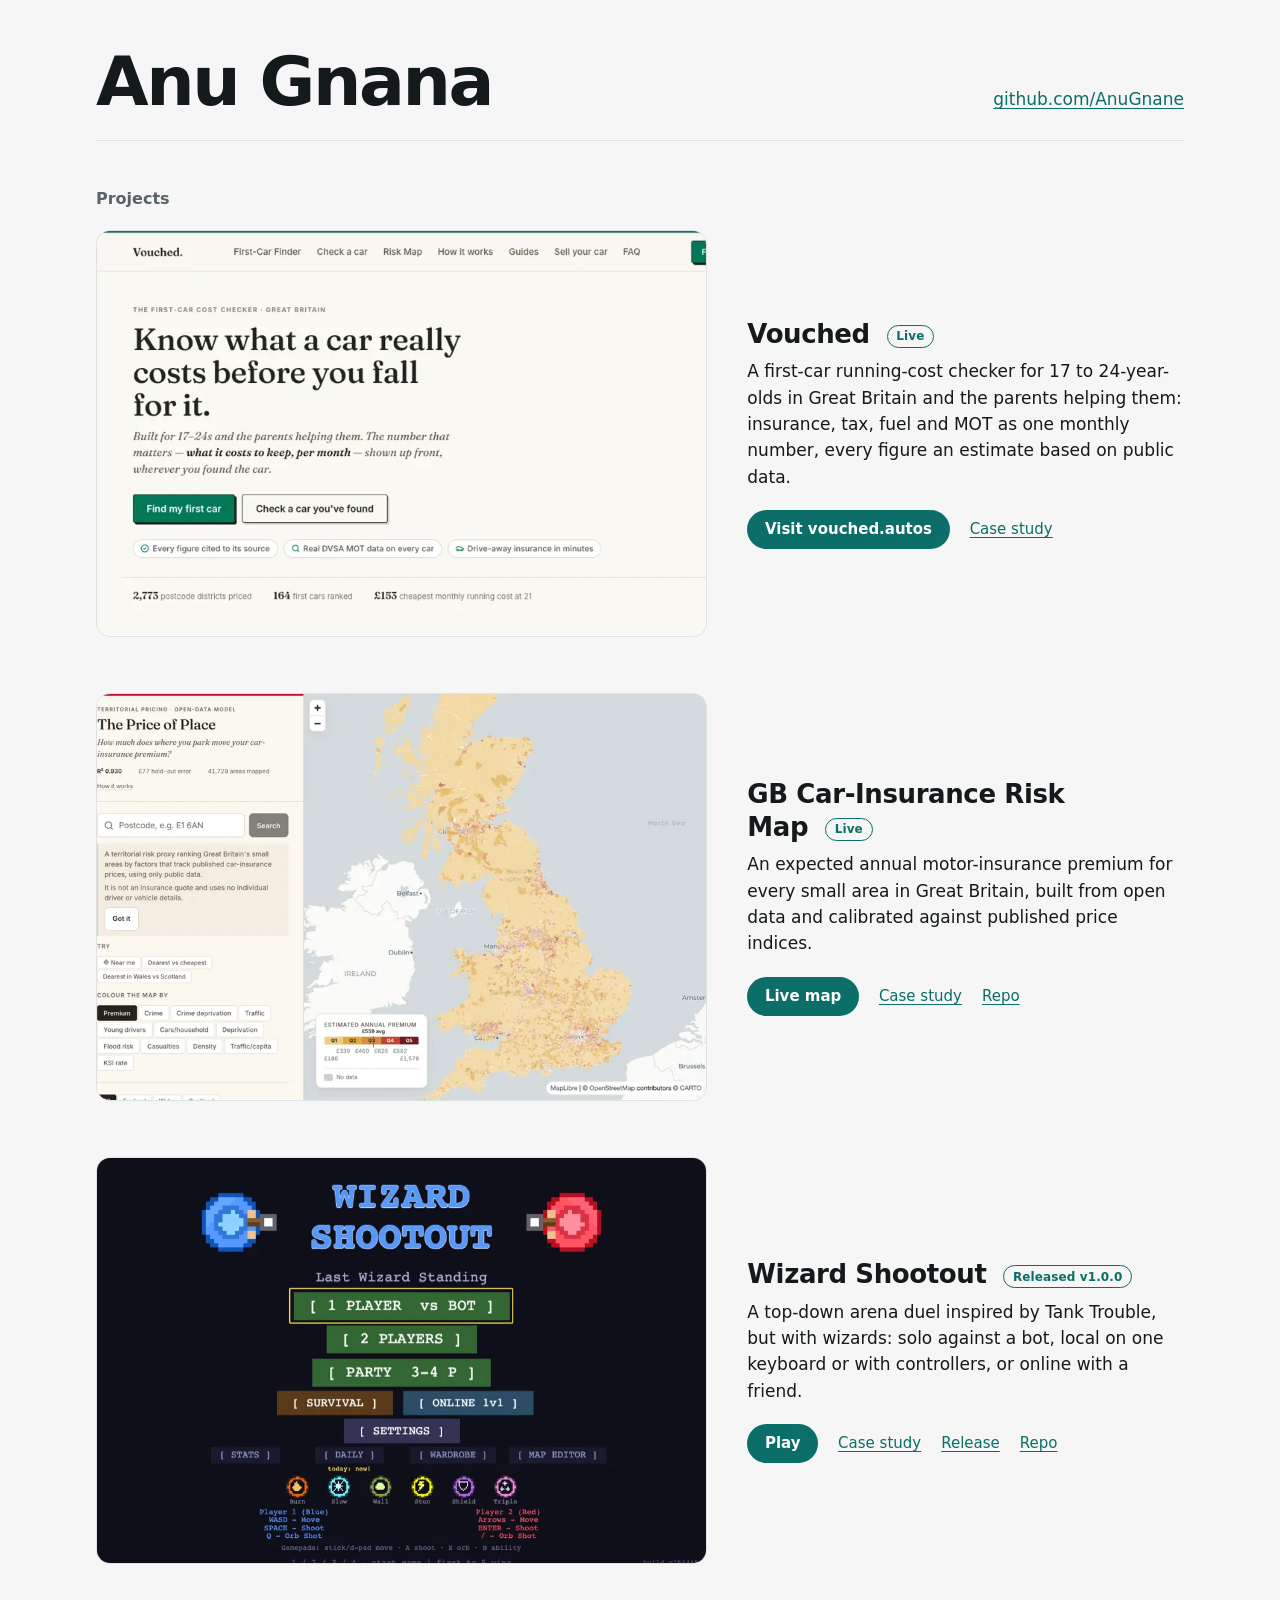
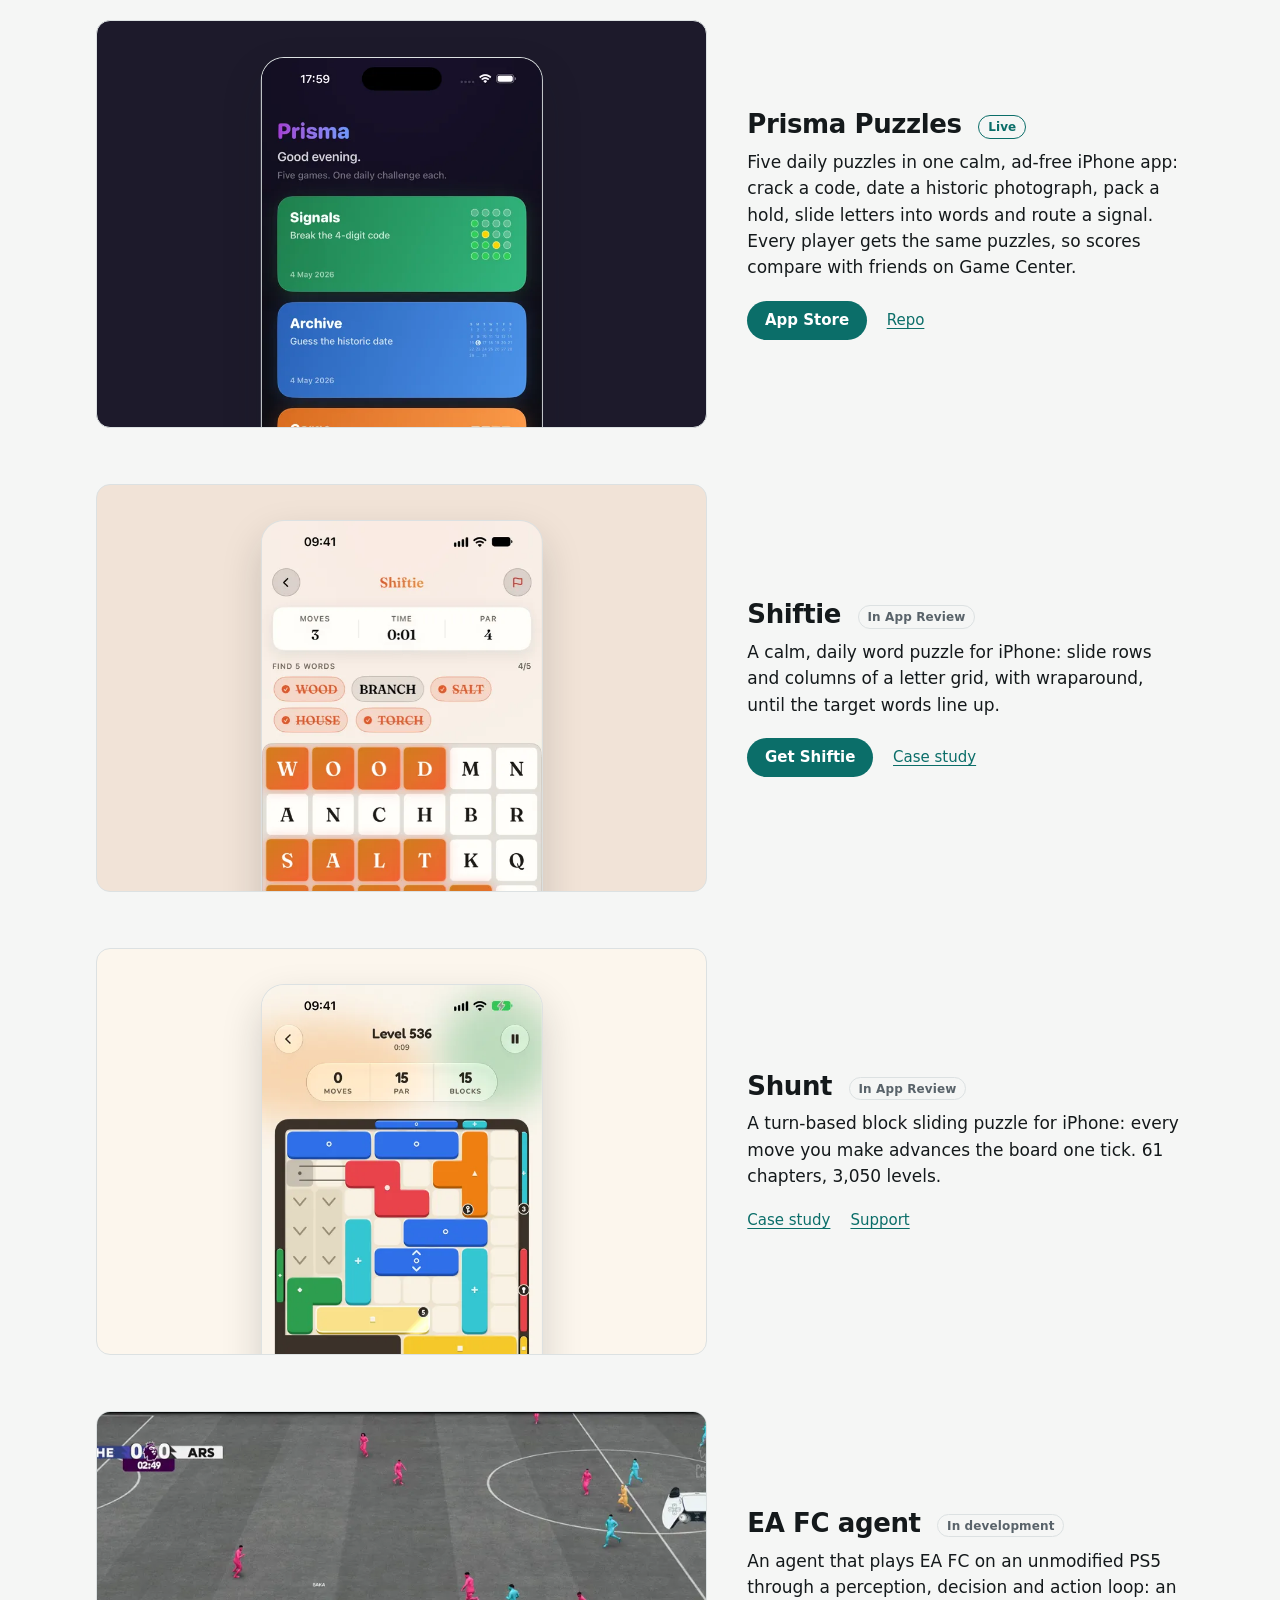
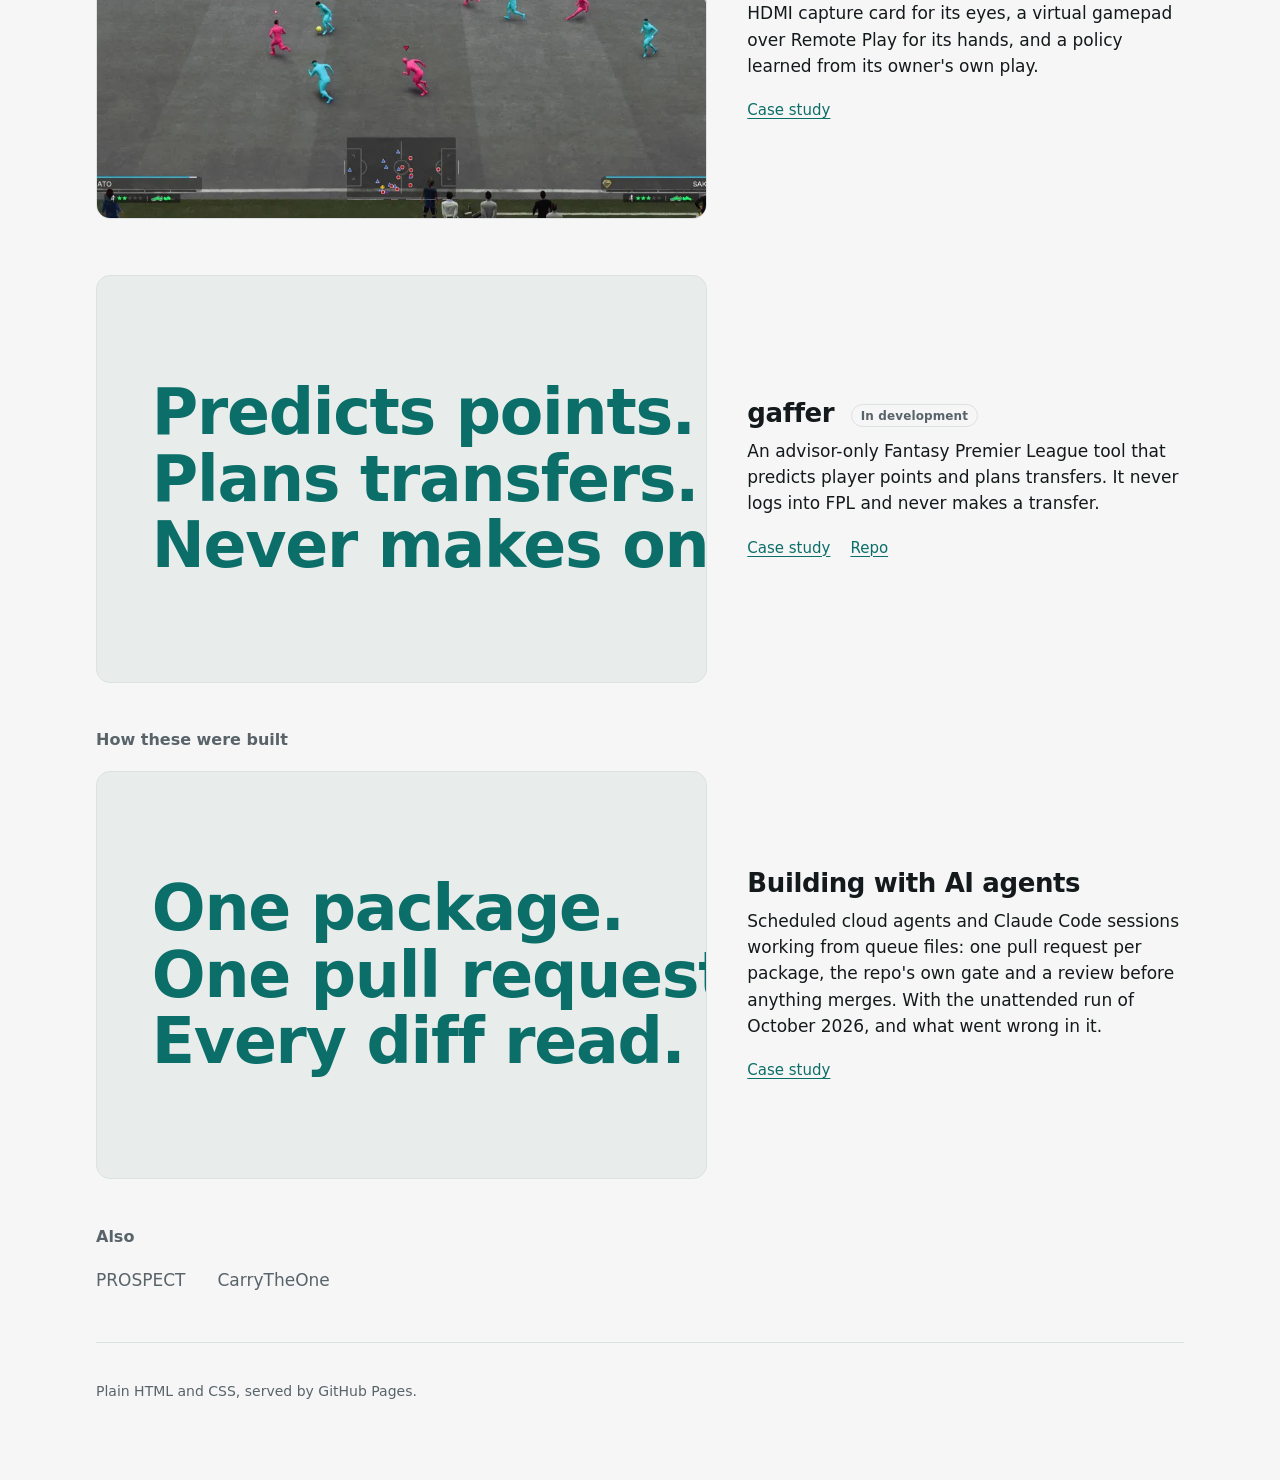
<file: index.html>
<!doctype html>
<html lang="en">
<head>
  <meta charset="utf-8">
  <meta name="viewport" content="width=device-width, initial-scale=1">
  <title>Anu Gnana</title>
  <meta name="description" content="Projects by Anu Gnana: a first-car running-cost checker, a car-insurance risk map of Great Britain, a wizard duel for the browser, three iPhone puzzle games, an agent that plays EA FC and a Fantasy Premier League advisor.">
  <meta property="og:type" content="website">
  <meta property="og:site_name" content="Anu Gnana">
  <meta property="og:title" content="Anu Gnana">
  <meta property="og:description" content="Projects by Anu Gnana: a first-car running-cost checker, a car-insurance risk map of Great Britain, a wizard duel for the browser, three iPhone puzzle games, an agent that plays EA FC and a Fantasy Premier League advisor.">
  <meta property="og:url" content="https://anugnane.github.io/">
  <meta property="og:image" content="https://anugnane.github.io/img/share.jpg">
  <meta property="og:image:width" content="1200">
  <meta property="og:image:height" content="630">
  <meta property="og:image:alt" content="Anu Gnana, beside screenshots of Shiftie and Shunt">
  <meta name="twitter:card" content="summary_large_image">
  <meta name="twitter:image" content="https://anugnane.github.io/img/share.jpg">
  <link rel="icon" href="favicon.svg" type="image/svg+xml">
  <link rel="stylesheet" href="styles.css">
</head>
<body>
  <main class="home">
    <header class="masthead">
      <h1>Anu Gnana</h1>
      <p class="handle"><a href="https://github.com/AnuGnane">github.com/AnuGnane</a></p>
    </header>

    <section class="intro">
      <!-- Anu: your words here -->
    </section>

    <h2>Projects</h2>
    <ul class="projects">
      <li class="project">
        <div class="media media-vouched">
          <img src="img/vouched.webp" width="960" height="544" loading="lazy" alt="Vouched's home page: the headline &quot;Know what a car really costs before you fall for it&quot;, buttons to find a first car or check one you've found, and a line of figures beneath">
        </div>
        <div class="body">
          <h3><span class="title-end">Vouched <span class="status status-live">Live</span></span></h3>
          <p>A first-car running-cost checker for 17 to 24-year-olds in Great Britain and the parents helping them: insurance, tax, fuel and MOT as one monthly number, every figure an estimate based on public data.</p>
          <p class="links"><a class="button" href="https://vouched.autos/">Visit vouched.autos</a><a href="projects/vouched.html">Case study</a></p>
        </div>
      </li>
      <li class="project">
        <div class="media media-map">
          <img src="img/risk-map.webp" width="960" height="608" loading="lazy" alt="The live map of Great Britain coloured by estimated annual premium, with the postcode search and the map's colour options beside it">
        </div>
        <div class="body">
          <h3>GB Car-Insurance Risk <span class="title-end">Map <span class="status status-live">Live</span></span></h3>
          <p>An expected annual motor-insurance premium for every small area in Great Britain, built from open data and calibrated against published price indices.</p>
          <p class="links"><a class="button" href="https://anugnane.github.io/london-insurance-risk/">Live map</a><a href="projects/london-insurance-risk.html">Case study</a><a href="https://github.com/AnuGnane/london-insurance-risk">Repo</a></p>
        </div>
      </li>
      <li class="project">
        <div class="media">
          <img src="img/wizard-shootout.webp" width="960" height="656" loading="lazy" alt="Wizard Shootout's title screen: two pixel-art wizards either side of the title, and the menu of modes beneath">
        </div>
        <div class="body">
          <h3>Wizard <span class="title-end">Shootout <span class="status status-live">Released v1.0.0</span></span></h3>
          <p>A top-down arena duel inspired by Tank Trouble, but with wizards: solo against a bot, local on one keyboard or with controllers, or online with a friend.</p>
          <p class="links"><a class="button" href="https://anugnane.github.io/wizard-shootout/">Play</a><a href="projects/wizard-shootout.html">Case study</a><a href="https://github.com/AnuGnane/wizard-shootout/releases/tag/v1.0.0">Release</a><a href="https://github.com/AnuGnane/wizard-shootout">Repo</a></p>
        </div>
      </li>
      <li class="project">
        <div class="media media-phone media-prisma">
          <img src="img/prisma-home.webp" width="480" height="1043" loading="lazy" alt="Prisma Puzzles' home screen: a card for each daily game, Signals, Archive, Cargo and Shift, with Circuit beneath, on a dark background">
        </div>
        <div class="body">
          <h3>Prisma <span class="title-end">Puzzles <span class="status status-live">Live</span></span></h3>
          <p>Five daily puzzles in one calm, ad-free iPhone app: crack a code, date a historic photograph, pack a hold, slide letters into words and route a signal. Every player gets the same puzzles, so scores compare with friends on Game Center.</p>
          <p class="links"><a class="button" href="https://apps.apple.com/gb/app/prisma-puzzles/id6762262232">App Store</a><a href="https://github.com/AnuGnane/Prisma">Repo</a></p>
        </div>
      </li>
      <li class="project">
        <div class="media media-phone media-shiftie">
          <picture>
            <source srcset="img/shiftie-board-dark.webp" media="(prefers-color-scheme: dark)">
            <img src="img/shiftie-board-light.webp" width="480" height="1043" loading="lazy" alt="A Shiftie board in play: five target words, four of them lined up in orange tiles on a six-by-six grid of letters">
          </picture>
        </div>
        <div class="body">
          <h3><span class="title-end">Shiftie <span class="status">In App Review</span></span></h3>
          <p>A calm, daily word puzzle for iPhone: slide rows and columns of a letter grid, with wraparound, until the target words line up.</p>
          <p class="links"><a class="button" href="shiftie/">Get Shiftie</a><a href="projects/shiftie.html">Case study</a></p>
        </div>
      </li>
      <li class="project">
        <div class="media media-phone media-shunt">
          <picture>
            <source srcset="img/shunt-board-dark.webp" media="(prefers-color-scheme: dark)">
            <img src="img/shunt-board.webp" width="480" height="1043" loading="lazy" alt="A Shunt level in play: coloured blocks on a grid, each colour's gate on the walls, and a line under the board saying what the next tick will do">
          </picture>
        </div>
        <div class="body">
          <h3><span class="title-end">Shunt <span class="status">In App Review</span></span></h3>
          <p>A turn-based block sliding puzzle for iPhone: every move you make advances the board one tick. 61 chapters, 3,050 levels.</p>
          <p class="links"><a href="projects/shunt.html">Case study</a><a href="shunt/support.html">Support</a></p>
        </div>
      </li>
      <li class="project">
        <div class="media">
          <img src="img/ea-fc-agent.webp" width="960" height="544" loading="lazy" alt="A match in EA FC in High Contrast Mode: a grey pitch, the two teams in flat pink and cyan, and the radar of player positions at the foot of the screen, which the agent reads">
        </div>
        <div class="body">
          <h3>EA FC <span class="title-end">agent <span class="status">In development</span></span></h3>
          <p>An agent that plays EA FC on an unmodified PS5 through a perception, decision and action loop: an HDMI capture card for its eyes, a virtual gamepad over Remote Play for its hands, and a policy learned from its owner's own play.</p>
          <p class="links"><a href="projects/ea-fc-agent.html">Case study</a></p>
        </div>
      </li>
      <li class="project">
        <div class="media media-type" aria-hidden="true">
          <p>Predicts points.<br>Plans transfers.<br>Never makes one.</p>
        </div>
        <div class="body">
          <h3><span class="title-end">gaffer <span class="status">In development</span></span></h3>
          <p>An advisor-only Fantasy Premier League tool that predicts player points and plans transfers. It never logs into FPL and never makes a transfer.</p>
          <p class="links"><a href="projects/gaffer.html">Case study</a><a href="https://github.com/AnuGnane/FPL">Repo</a></p>
        </div>
      </li>
    </ul>

    <h2>How these were built</h2>
    <ul class="projects">
      <li class="project">
        <div class="media media-type" aria-hidden="true">
          <p>One package.<br>One pull request.<br>Every diff read.</p>
        </div>
        <div class="body">
          <h3>Building with AI agents</h3>
          <p>Scheduled cloud agents and Claude Code sessions working from queue files: one pull request per package, the repo's own gate and a review before anything merges. With the unattended run of October 2026, and what went wrong in it.</p>
          <p class="links"><a href="projects/agent-workflow.html">Case study</a></p>
        </div>
      </li>
    </ul>

    <h2>Also</h2>
    <ul class="also">
      <li>PROSPECT</li>
      <li>CarryTheOne</li>
    </ul>

    <footer>
      <p>Plain HTML and CSS, served by GitHub Pages.</p>
    </footer>
  </main>
</body>
</html>
</file>
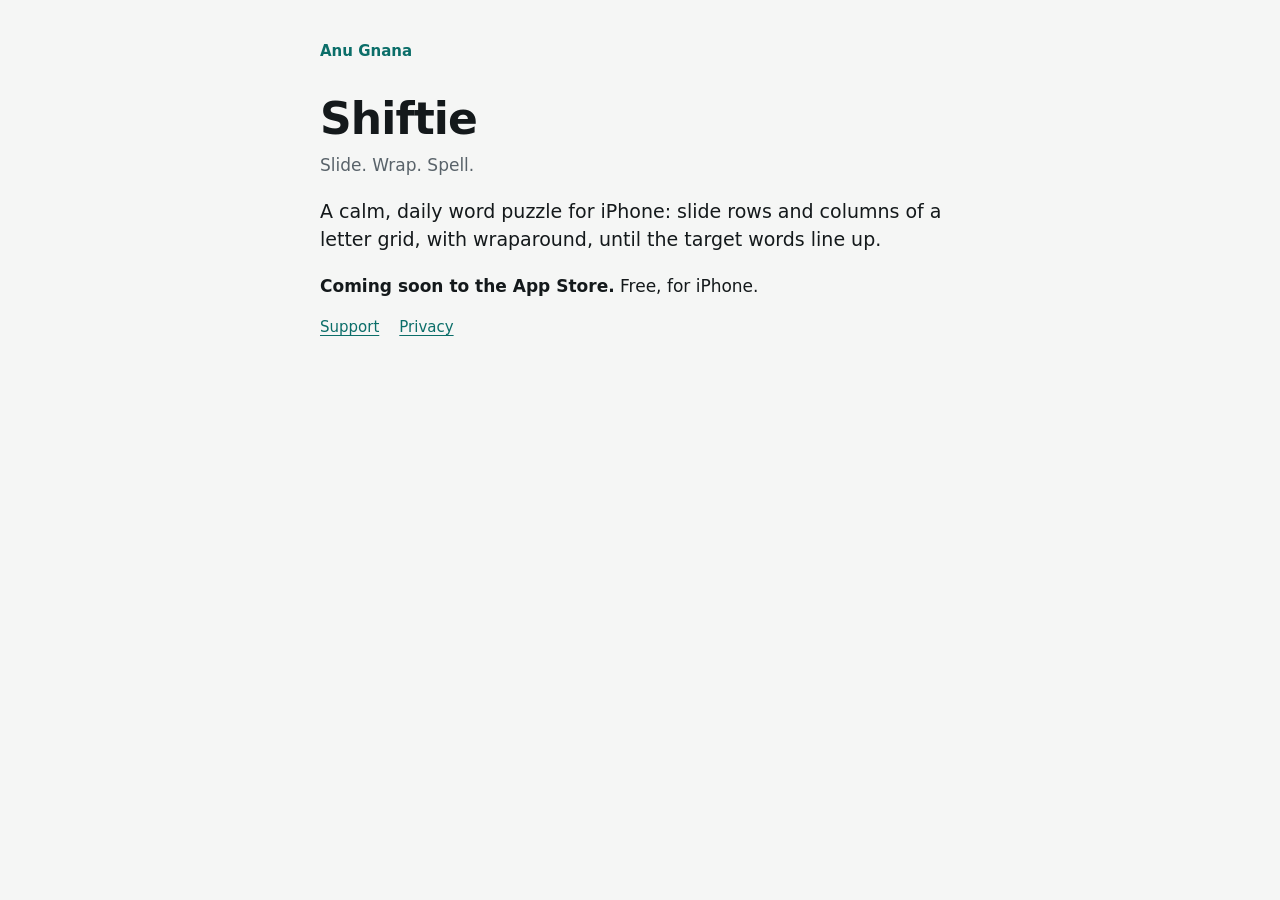
<file: shiftie/index.html>
<!doctype html>
<html lang="en">
<head>
  <meta charset="utf-8">
  <meta name="viewport" content="width=device-width, initial-scale=1">
  <title>Shiftie — a calm, daily word puzzle</title>
  <meta name="description" content="A calm, daily word puzzle for iPhone: slide rows and columns of a letter grid, with wraparound, until the target words line up.">
  <meta property="og:type" content="website">
  <meta property="og:site_name" content="Anu Gnana">
  <meta property="og:title" content="Shiftie — a calm, daily word puzzle">
  <meta property="og:description" content="A calm, daily word puzzle for iPhone: slide rows and columns of a letter grid, with wraparound, until the target words line up.">
  <meta property="og:url" content="https://anugnane.github.io/shiftie/">
  <meta property="og:image" content="https://anugnane.github.io/img/share-shiftie.jpg">
  <meta property="og:image:width" content="1200">
  <meta property="og:image:height" content="630">
  <meta property="og:image:alt" content="Shiftie, beside a screenshot of a board in play">
  <meta name="twitter:card" content="summary_large_image">
  <meta name="twitter:image" content="https://anugnane.github.io/img/share-shiftie.jpg">
  <link rel="icon" href="../favicon.svg" type="image/svg+xml">
  <link rel="stylesheet" href="../styles.css">
</head>
<body>
  <main>
    <p class="crumb"><a href="../">Anu Gnana</a></p>
    <header>
      <h1>Shiftie</h1>
      <p class="handle">Slide. Wrap. Spell.</p>
    </header>

    <p class="lede">A calm, daily word puzzle for iPhone: slide rows and columns of a letter grid, with wraparound, until the target words line up.</p>

    <p><strong>Coming soon to the App Store.</strong> Free, for iPhone.</p>

    <p class="links"><a href="support.html">Support</a><a href="privacy.html">Privacy</a></p>
  </main>
</body>
</html>
</file>
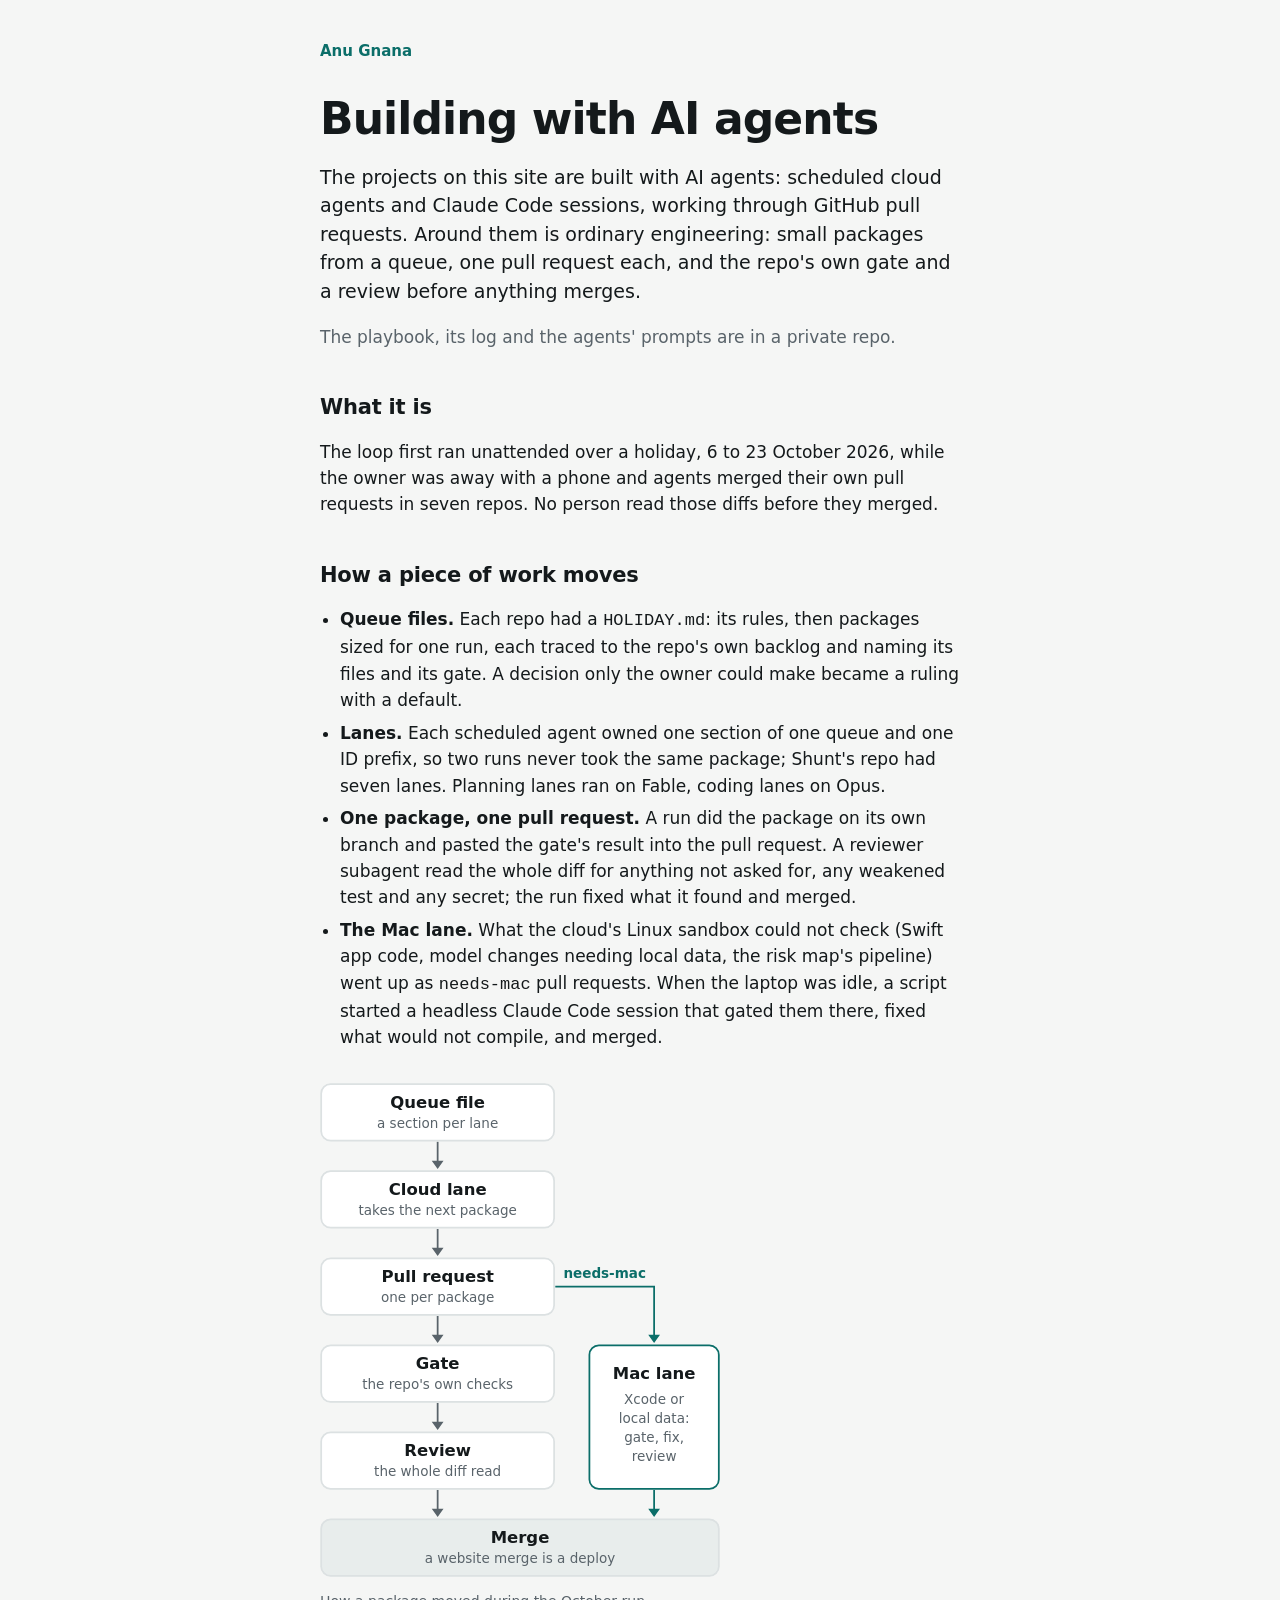
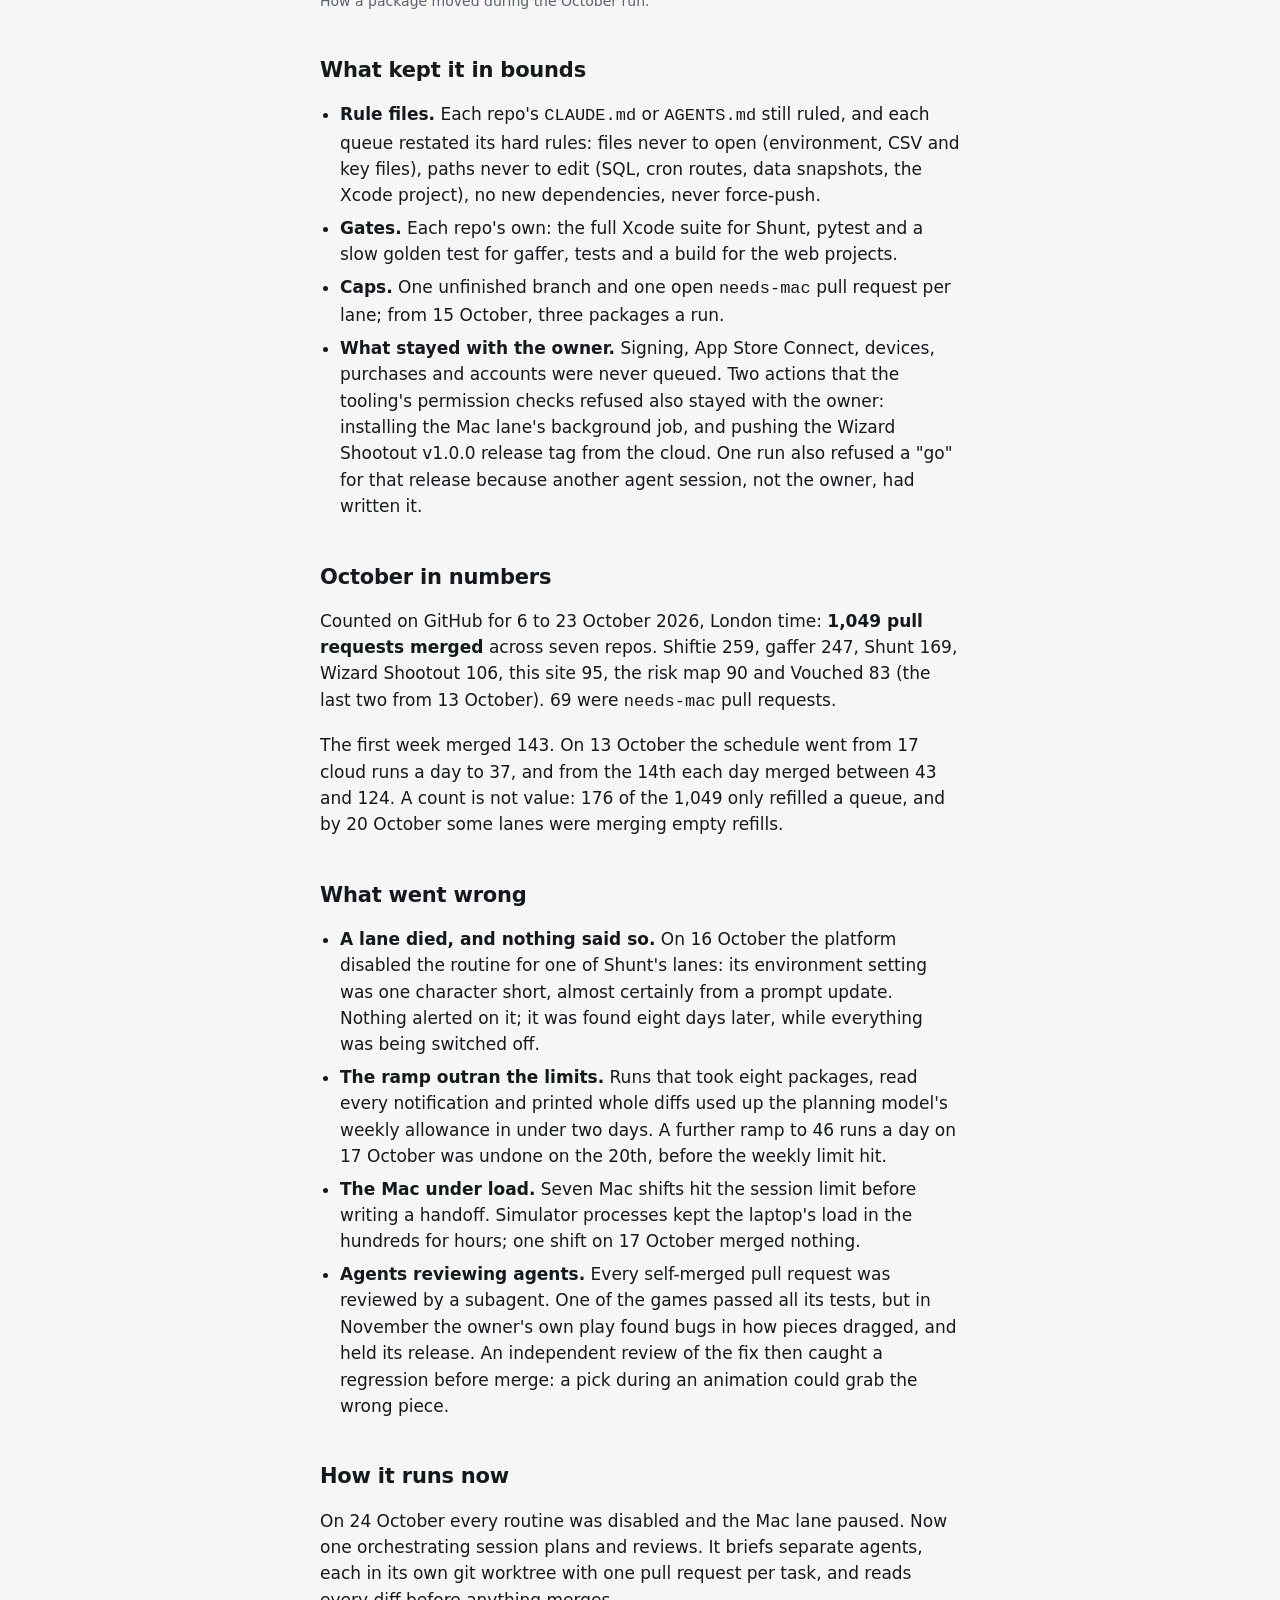
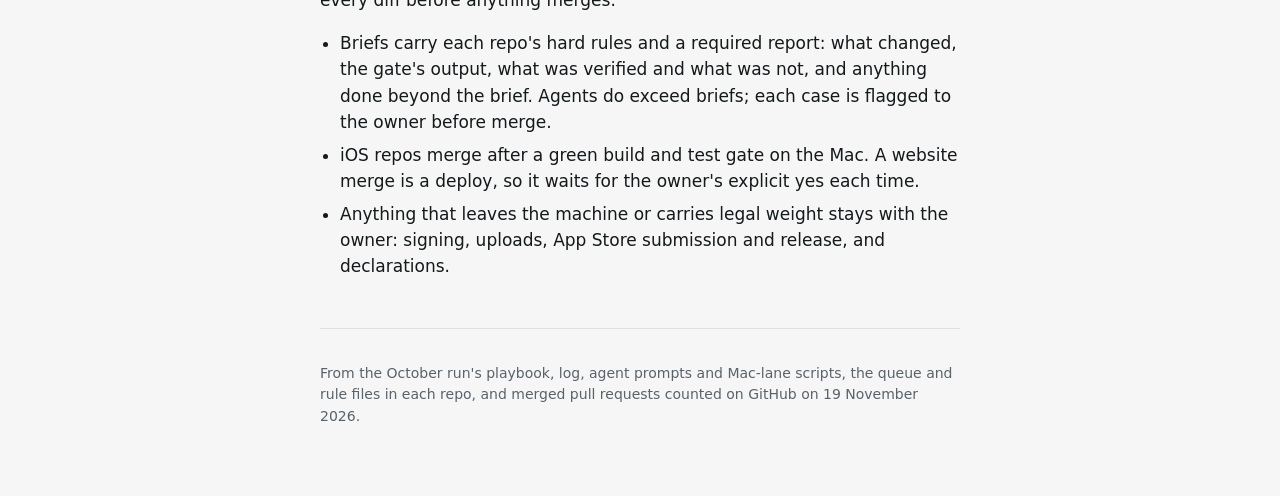
<file: projects/agent-workflow.html>
<!doctype html>
<html lang="en">
<head>
  <meta charset="utf-8">
  <meta name="viewport" content="width=device-width, initial-scale=1">
  <title>Building with AI agents — Anu Gnana</title>
  <meta name="description" content="How the projects on this site are built with AI agents: queue files, one pull request per package, each repo's own gate and a review before anything merges. With the unattended run of 6 to 23 October 2026, its numbers and what went wrong.">
  <meta property="og:type" content="website">
  <meta property="og:site_name" content="Anu Gnana">
  <meta property="og:title" content="Building with AI agents — Anu Gnana">
  <meta property="og:description" content="How the projects on this site are built with AI agents: queue files, one pull request per package, each repo's own gate and a review before anything merges. With the unattended run of 6 to 23 October 2026, its numbers and what went wrong.">
  <meta property="og:url" content="https://anugnane.github.io/projects/agent-workflow.html">
  <meta property="og:image" content="https://anugnane.github.io/img/share-agent-workflow.jpg">
  <meta property="og:image:width" content="1200">
  <meta property="og:image:height" content="630">
  <meta property="og:image:alt" content="Building with AI agents, beside the words: one package, one pull request, every diff read">
  <meta name="twitter:card" content="summary_large_image">
  <meta name="twitter:image" content="https://anugnane.github.io/img/share-agent-workflow.jpg">
  <link rel="icon" href="../favicon.svg" type="image/svg+xml">
  <link rel="stylesheet" href="../styles.css">
</head>
<body>
  <main class="prose">
    <p class="crumb"><a href="../">Anu Gnana</a></p>
    <h1>Building with AI agents</h1>
    <p class="lede">The projects on this site are built with AI agents: scheduled cloud agents and Claude Code sessions, working through GitHub pull requests. Around them is ordinary engineering: small packages from a queue, one pull request each, and the repo's own gate and a review before anything merges.</p>
    <p class="muted">The playbook, its log and the agents' prompts are in a private repo.</p>

    <h2>What it is</h2>
    <p>The loop first ran unattended over a holiday, 6 to 23 October 2026, while the owner was away with a phone and agents merged their own pull requests in seven repos. No person read those diffs before they merged.</p>

    <h2>How a piece of work moves</h2>
    <ul>
      <li><strong>Queue files.</strong> Each repo had a <code>HOLIDAY.md</code>: its rules, then packages sized for one run, each traced to the repo's own backlog and naming its files and its gate. A decision only the owner could make became a ruling with a default.</li>
      <li><strong>Lanes.</strong> Each scheduled agent owned one section of one queue and one ID prefix, so two runs never took the same package; Shunt's repo had seven lanes. Planning lanes ran on Fable, coding lanes on Opus.</li>
      <li><strong>One package, one pull request.</strong> A run did the package on its own branch and pasted the gate's result into the pull request. A reviewer subagent read the whole diff for anything not asked for, any weakened test and any secret; the run fixed what it found and merged.</li>
      <li><strong>The Mac lane.</strong> What the cloud's Linux sandbox could not check (Swift app code, model changes needing local data, the risk map's pipeline) went up as <code>needs-mac</code> pull requests. When the laptop was idle, a script started a headless Claude Code session that gated them there, fixed what would not compile, and merged.</li>
    </ul>

    <figure class="flow">
      <svg viewBox="0 0 340 424" role="img" aria-labelledby="flow-title flow-desc">
        <title id="flow-title">How a package moves</title>
        <desc id="flow-desc">A queue file feeds a cloud lane, which opens one pull request. Most pull requests then pass the repo's gate and a review, and merge. A pull request marked needs-mac goes instead to the Mac lane, which runs the gate on Xcode or the local data, fixes what it must, reviews and merges.</desc>
        <g class="flow-line">
          <path d="M100 50V68M100 124V142M100 198V216M100 272V290M100 346V364"/>
        </g>
        <g class="flow-head">
          <path d="M95 66h10l-5 7zM95 140h10l-5 7zM95 214h10l-5 7zM95 288h10l-5 7zM95 362h10l-5 7z"/>
        </g>
        <path class="flow-mac-line" d="M200 173H284V216M284 346V364"/>
        <path class="flow-mac-head" d="M279 214h10l-5 7zM279 362h10l-5 7z"/>
        <text class="flow-tag" x="242" y="166" text-anchor="middle">needs-mac</text>

        <rect class="flow-box" x="1" y="1" width="198" height="48" rx="8"/>
        <text class="flow-name" x="100" y="21" text-anchor="middle">Queue file</text>
        <text class="flow-note" x="100" y="38" text-anchor="middle">a section per lane</text>

        <rect class="flow-box" x="1" y="75" width="198" height="48" rx="8"/>
        <text class="flow-name" x="100" y="95" text-anchor="middle">Cloud lane</text>
        <text class="flow-note" x="100" y="112" text-anchor="middle">takes the next package</text>

        <rect class="flow-box" x="1" y="149" width="198" height="48" rx="8"/>
        <text class="flow-name" x="100" y="169" text-anchor="middle">Pull request</text>
        <text class="flow-note" x="100" y="186" text-anchor="middle">one per package</text>

        <rect class="flow-box" x="1" y="223" width="198" height="48" rx="8"/>
        <text class="flow-name" x="100" y="243" text-anchor="middle">Gate</text>
        <text class="flow-note" x="100" y="260" text-anchor="middle">the repo's own checks</text>

        <rect class="flow-box" x="1" y="297" width="198" height="48" rx="8"/>
        <text class="flow-name" x="100" y="317" text-anchor="middle">Review</text>
        <text class="flow-note" x="100" y="334" text-anchor="middle">the whole diff read</text>

        <rect class="flow-box flow-mac" x="229" y="223" width="110" height="122" rx="8"/>
        <text class="flow-name" x="284" y="252" text-anchor="middle">Mac lane</text>
        <text class="flow-note" x="284" y="273" text-anchor="middle">Xcode or</text>
        <text class="flow-note" x="284" y="289" text-anchor="middle">local data:</text>
        <text class="flow-note" x="284" y="305" text-anchor="middle">gate, fix,</text>
        <text class="flow-note" x="284" y="321" text-anchor="middle">review</text>

        <rect class="flow-box flow-end" x="1" y="371" width="338" height="48" rx="8"/>
        <text class="flow-name" x="170" y="391" text-anchor="middle">Merge</text>
        <text class="flow-note" x="170" y="408" text-anchor="middle">a website merge is a deploy</text>
      </svg>
      <figcaption>How a package moved during the October run.</figcaption>
    </figure>

    <h2>What kept it in bounds</h2>
    <ul>
      <li><strong>Rule files.</strong> Each repo's <code>CLAUDE.md</code> or <code>AGENTS.md</code> still ruled, and each queue restated its hard rules: files never to open (environment, CSV and key files), paths never to edit (SQL, cron routes, data snapshots, the Xcode project), no new dependencies, never force-push.</li>
      <li><strong>Gates.</strong> Each repo's own: the full Xcode suite for Shunt, pytest and a slow golden test for gaffer, tests and a build for the web projects.</li>
      <li><strong>Caps.</strong> One unfinished branch and one open <code>needs-mac</code> pull request per lane; from 15 October, three packages a run.</li>
      <li><strong>What stayed with the owner.</strong> Signing, App Store Connect, devices, purchases and accounts were never queued. Two actions that the tooling's permission checks refused also stayed with the owner: installing the Mac lane's background job, and pushing the Wizard Shootout v1.0.0 release tag from the cloud. One run also refused a "go" for that release because another agent session, not the owner, had written it.</li>
    </ul>

    <h2>October in numbers</h2>
    <p>Counted on GitHub for 6 to 23 October 2026, London time: <strong>1,049 pull requests merged</strong> across seven repos. Shiftie 259, gaffer 247, Shunt 169, Wizard Shootout 106, this site 95, the risk map 90 and Vouched 83 (the last two from 13 October). 69 were <code>needs-mac</code> pull requests.</p>
    <p>The first week merged 143. On 13 October the schedule went from 17 cloud runs a day to 37, and from the 14th each day merged between 43 and 124. A count is not value: 176 of the 1,049 only refilled a queue, and by 20 October some lanes were merging empty refills.</p>

    <h2>What went wrong</h2>
    <ul>
      <li><strong>A lane died, and nothing said so.</strong> On 16 October the platform disabled the routine for one of Shunt's lanes: its environment setting was one character short, almost certainly from a prompt update. Nothing alerted on it; it was found eight days later, while everything was being switched off.</li>
      <li><strong>The ramp outran the limits.</strong> Runs that took eight packages, read every notification and printed whole diffs used up the planning model's weekly allowance in under two days. A further ramp to 46 runs a day on 17 October was undone on the 20th, before the weekly limit hit.</li>
      <li><strong>The Mac under load.</strong> Seven Mac shifts hit the session limit before writing a handoff. Simulator processes kept the laptop's load in the hundreds for hours; one shift on 17 October merged nothing.</li>
      <li><strong>Agents reviewing agents.</strong> Every self-merged pull request was reviewed by a subagent. One of the games passed all its tests, but in November the owner's own play found bugs in how pieces dragged, and held its release. An independent review of the fix then caught a regression before merge: a pick during an animation could grab the wrong piece.</li>
    </ul>

    <h2>How it runs now</h2>
    <p>On 24 October every routine was disabled and the Mac lane paused. Now one orchestrating session plans and reviews. It briefs separate agents, each in its own git worktree with one pull request per task, and reads every diff before anything merges.</p>
    <ul>
      <li>Briefs carry each repo's hard rules and a required report: what changed, the gate's output, what was verified and what was not, and anything done beyond the brief. Agents do exceed briefs; each case is flagged to the owner before merge.</li>
      <li>iOS repos merge after a green build and test gate on the Mac. A website merge is a deploy, so it waits for the owner's explicit yes each time.</li>
      <li>Anything that leaves the machine or carries legal weight stays with the owner: signing, uploads, App Store submission and release, and declarations.</li>
    </ul>

    <footer>
      <p>From the October run's playbook, log, agent prompts and Mac-lane scripts, the queue and rule files in each repo, and merged pull requests counted on GitHub on 19 November 2026.</p>
    </footer>
  </main>
</body>
</html>
</file>
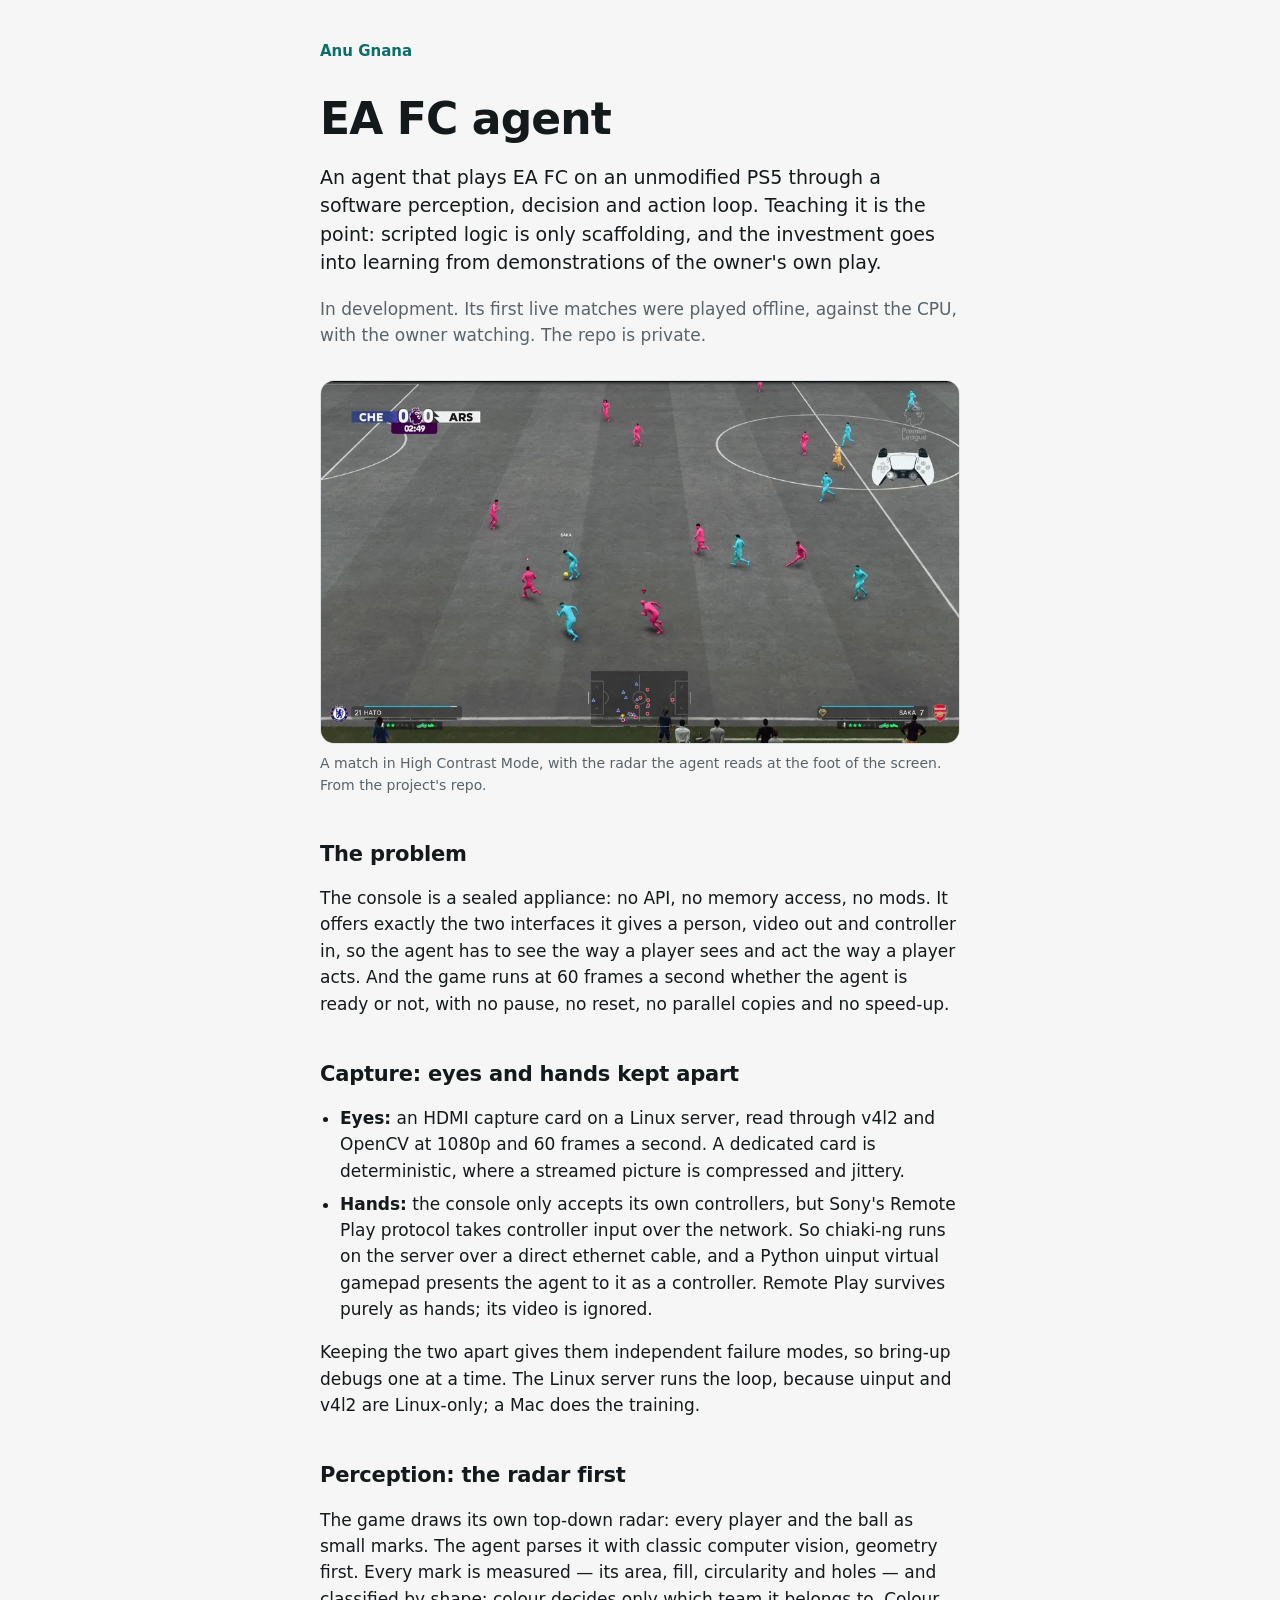
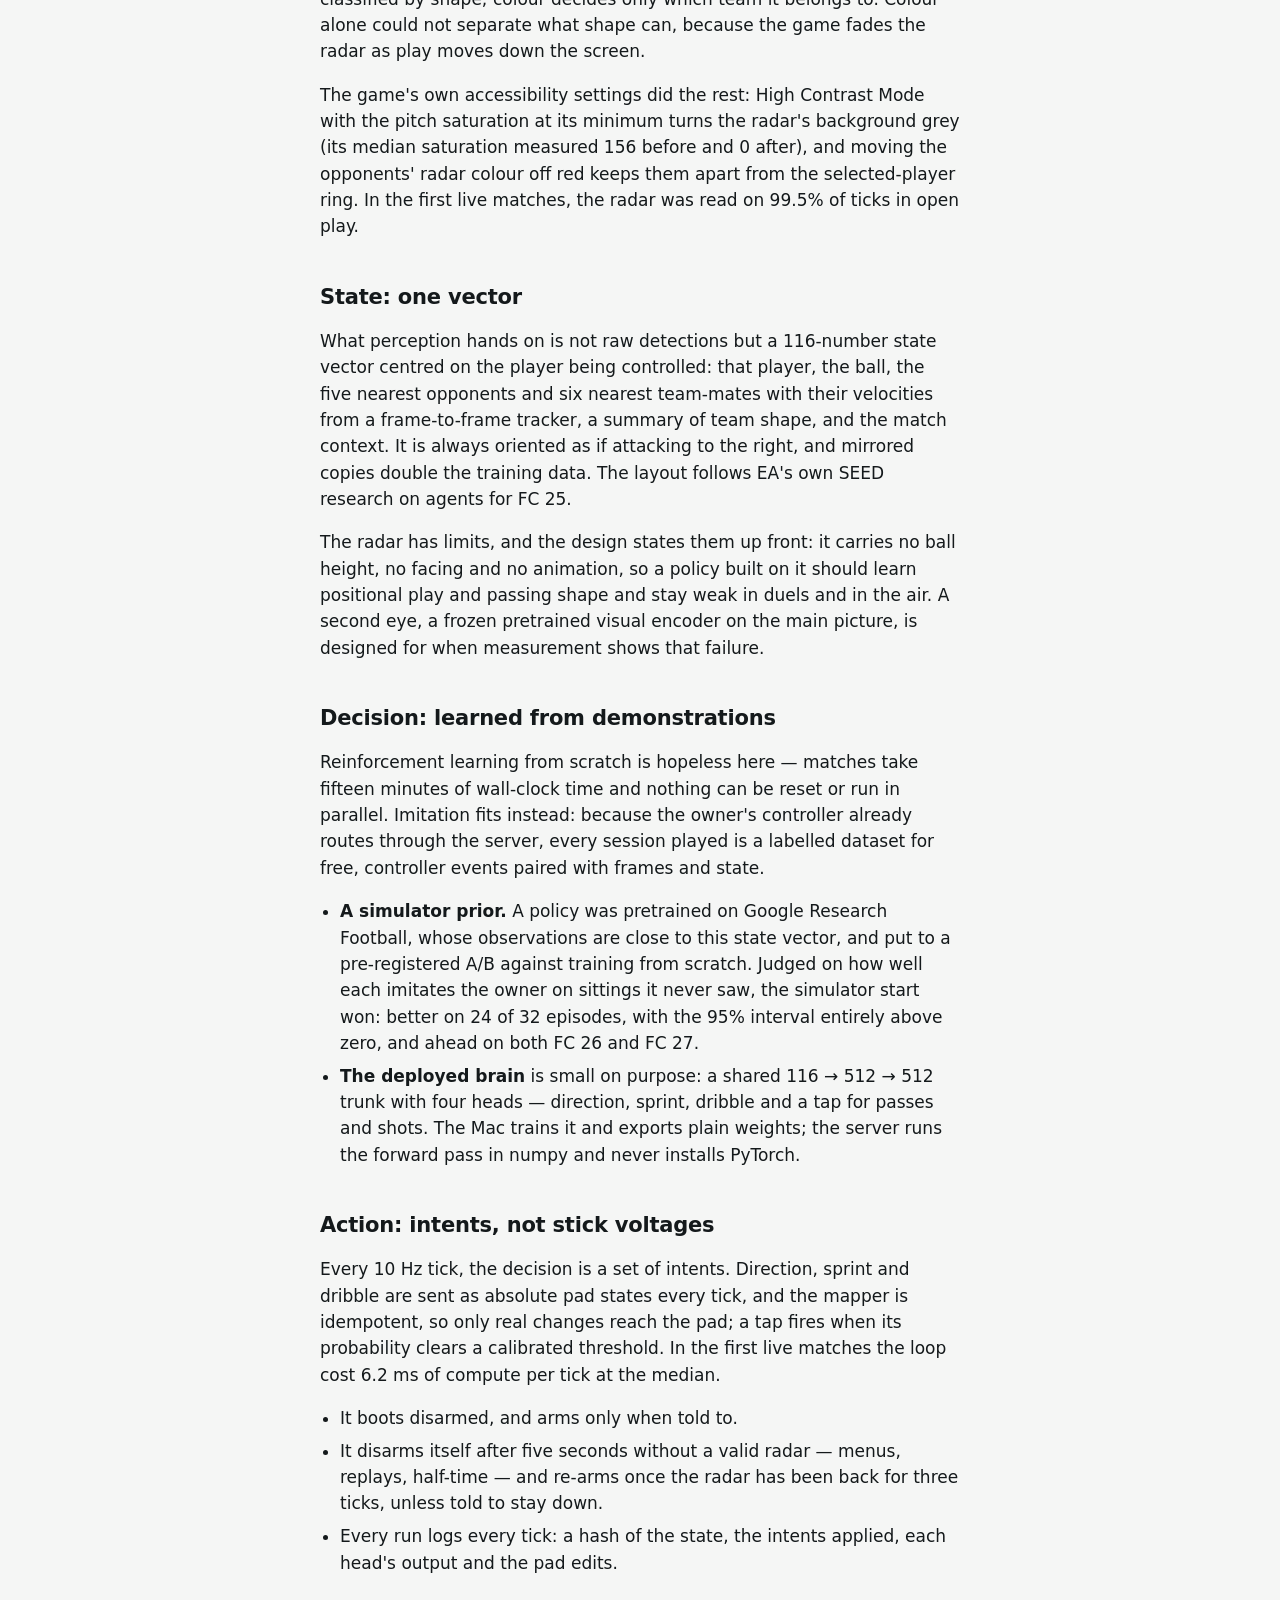
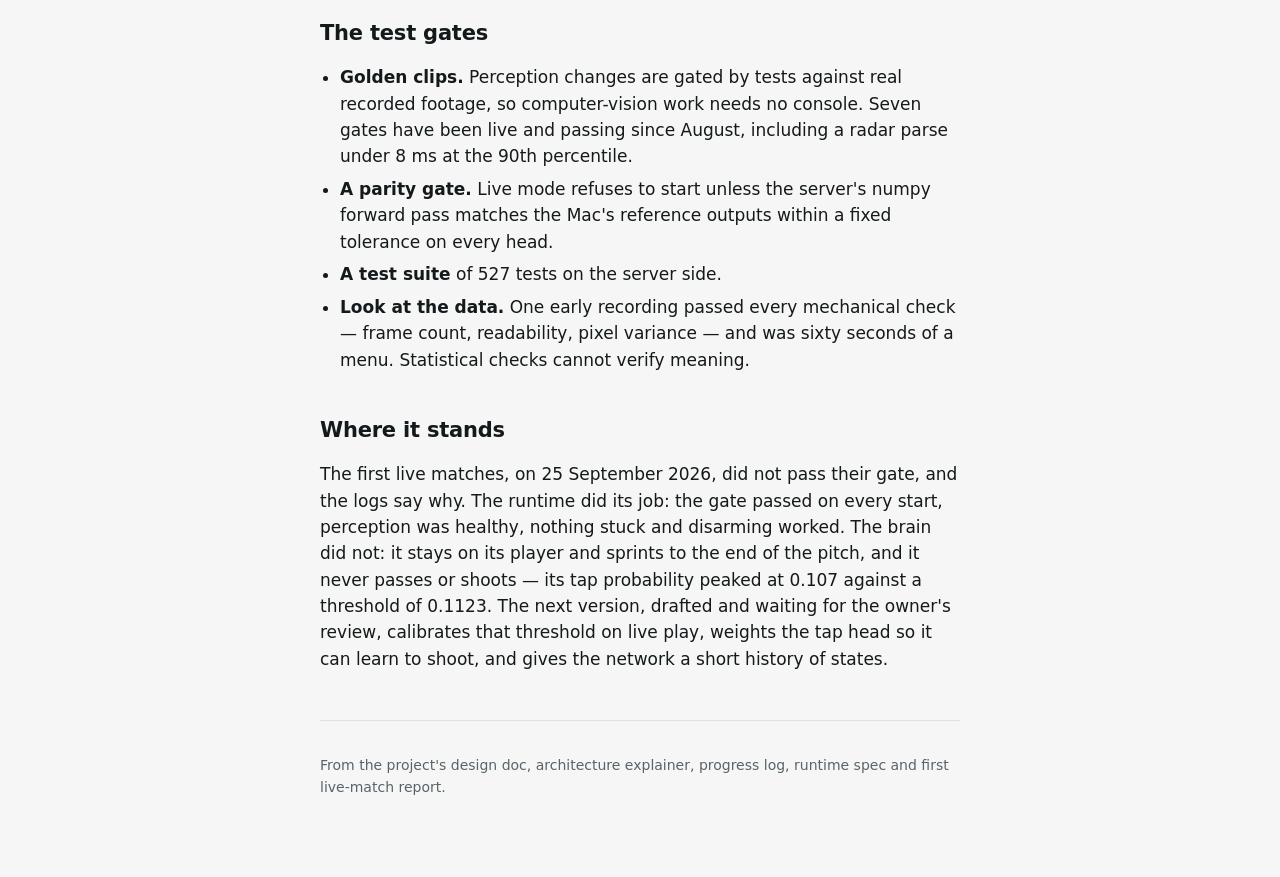
<file: projects/ea-fc-agent.html>
<!doctype html>
<html lang="en">
<head>
  <meta charset="utf-8">
  <meta name="viewport" content="width=device-width, initial-scale=1">
  <title>EA FC agent — Anu Gnana</title>
  <meta name="description" content="An agent that plays EA FC on an unmodified PS5 through a perception, decision and action loop: an HDMI capture card for its eyes, a virtual gamepad over Remote Play for its hands, and a policy learned from its owner's own play.">
  <meta property="og:type" content="website">
  <meta property="og:site_name" content="Anu Gnana">
  <meta property="og:title" content="EA FC agent — Anu Gnana">
  <meta property="og:description" content="An agent that plays EA FC on an unmodified PS5 through a perception, decision and action loop: an HDMI capture card for its eyes, a virtual gamepad over Remote Play for its hands, and a policy learned from its owner's own play.">
  <meta property="og:url" content="https://anugnane.github.io/projects/ea-fc-agent.html">
  <meta property="og:image" content="https://anugnane.github.io/img/share-ea-fc-agent.jpg">
  <meta property="og:image:width" content="1200">
  <meta property="og:image:height" content="630">
  <meta property="og:image:alt" content="EA FC agent, beside a High Contrast Mode match with the radar the agent reads">
  <meta name="twitter:card" content="summary_large_image">
  <meta name="twitter:image" content="https://anugnane.github.io/img/share-ea-fc-agent.jpg">
  <link rel="icon" href="../favicon.svg" type="image/svg+xml">
  <link rel="stylesheet" href="../styles.css">
</head>
<body>
  <main class="prose">
    <p class="crumb"><a href="../">Anu Gnana</a></p>
    <h1>EA FC agent</h1>
    <p class="lede">An agent that plays EA FC on an unmodified PS5 through a software perception, decision and action loop. Teaching it is the point: scripted logic is only scaffolding, and the investment goes into learning from demonstrations of the owner's own play.</p>
    <p class="muted">In development. Its first live matches were played offline, against the CPU, with the owner watching. The repo is private.</p>

    <figure class="hero">
      <img src="../img/ea-fc-agent.webp" width="960" height="544" alt="A match in EA FC in High Contrast Mode: a grey pitch, the two teams in flat pink and cyan, and the radar of player positions at the foot of the screen, which the agent reads">
      <figcaption>A match in High Contrast Mode, with the radar the agent reads at the foot of the screen. From the project's repo.</figcaption>
    </figure>

    <h2>The problem</h2>
    <p>The console is a sealed appliance: no API, no memory access, no mods. It offers exactly the two interfaces it gives a person, video out and controller in, so the agent has to see the way a player sees and act the way a player acts. And the game runs at 60 frames a second whether the agent is ready or not, with no pause, no reset, no parallel copies and no speed-up.</p>

    <h2>Capture: eyes and hands kept apart</h2>
    <ul>
      <li><strong>Eyes:</strong> an HDMI capture card on a Linux server, read through v4l2 and OpenCV at 1080p and 60 frames a second. A dedicated card is deterministic, where a streamed picture is compressed and jittery.</li>
      <li><strong>Hands:</strong> the console only accepts its own controllers, but Sony's Remote Play protocol takes controller input over the network. So chiaki-ng runs on the server over a direct ethernet cable, and a Python uinput virtual gamepad presents the agent to it as a controller. Remote Play survives purely as hands; its video is ignored.</li>
    </ul>
    <p>Keeping the two apart gives them independent failure modes, so bring-up debugs one at a time. The Linux server runs the loop, because uinput and v4l2 are Linux-only; a Mac does the training.</p>

    <h2>Perception: the radar first</h2>
    <p>The game draws its own top-down radar: every player and the ball as small marks. The agent parses it with classic computer vision, geometry first. Every mark is measured — its area, fill, circularity and holes — and classified by shape; colour decides only which team it belongs to. Colour alone could not separate what shape can, because the game fades the radar as play moves down the screen.</p>
    <p>The game's own accessibility settings did the rest: High Contrast Mode with the pitch saturation at its minimum turns the radar's background grey (its median saturation measured 156 before and 0 after), and moving the opponents' radar colour off red keeps them apart from the selected-player ring. In the first live matches, the radar was read on 99.5% of ticks in open play.</p>

    <h2>State: one vector</h2>
    <p>What perception hands on is not raw detections but a 116-number state vector centred on the player being controlled: that player, the ball, the five nearest opponents and six nearest team-mates with their velocities from a frame-to-frame tracker, a summary of team shape, and the match context. It is always oriented as if attacking to the right, and mirrored copies double the training data. The layout follows EA's own SEED research on agents for FC 25.</p>
    <p>The radar has limits, and the design states them up front: it carries no ball height, no facing and no animation, so a policy built on it should learn positional play and passing shape and stay weak in duels and in the air. A second eye, a frozen pretrained visual encoder on the main picture, is designed for when measurement shows that failure.</p>

    <h2>Decision: learned from demonstrations</h2>
    <p>Reinforcement learning from scratch is hopeless here — matches take fifteen minutes of wall-clock time and nothing can be reset or run in parallel. Imitation fits instead: because the owner's controller already routes through the server, every session played is a labelled dataset for free, controller events paired with frames and state.</p>
    <ul>
      <li><strong>A simulator prior.</strong> A policy was pretrained on Google Research Football, whose observations are close to this state vector, and put to a pre-registered A/B against training from scratch. Judged on how well each imitates the owner on sittings it never saw, the simulator start won: better on 24 of 32 episodes, with the 95% interval entirely above zero, and ahead on both FC 26 and FC 27.</li>
      <li><strong>The deployed brain</strong> is small on purpose: a shared 116 → 512 → 512 trunk with four heads — direction, sprint, dribble and a tap for passes and shots. The Mac trains it and exports plain weights; the server runs the forward pass in numpy and never installs PyTorch.</li>
    </ul>

    <h2>Action: intents, not stick voltages</h2>
    <p>Every 10 Hz tick, the decision is a set of intents. Direction, sprint and dribble are sent as absolute pad states every tick, and the mapper is idempotent, so only real changes reach the pad; a tap fires when its probability clears a calibrated threshold. In the first live matches the loop cost 6.2 ms of compute per tick at the median.</p>
    <ul>
      <li>It boots disarmed, and arms only when told to.</li>
      <li>It disarms itself after five seconds without a valid radar — menus, replays, half-time — and re-arms once the radar has been back for three ticks, unless told to stay down.</li>
      <li>Every run logs every tick: a hash of the state, the intents applied, each head's output and the pad edits.</li>
    </ul>

    <h2>The test gates</h2>
    <ul>
      <li><strong>Golden clips.</strong> Perception changes are gated by tests against real recorded footage, so computer-vision work needs no console. Seven gates have been live and passing since August, including a radar parse under 8 ms at the 90th percentile.</li>
      <li><strong>A parity gate.</strong> Live mode refuses to start unless the server's numpy forward pass matches the Mac's reference outputs within a fixed tolerance on every head.</li>
      <li><strong>A test suite</strong> of 527 tests on the server side.</li>
      <li><strong>Look at the data.</strong> One early recording passed every mechanical check — frame count, readability, pixel variance — and was sixty seconds of a menu. Statistical checks cannot verify meaning.</li>
    </ul>

    <h2>Where it stands</h2>
    <p>The first live matches, on 25 September 2026, did not pass their gate, and the logs say why. The runtime did its job: the gate passed on every start, perception was healthy, nothing stuck and disarming worked. The brain did not: it stays on its player and sprints to the end of the pitch, and it never passes or shoots — its tap probability peaked at 0.107 against a threshold of 0.1123. The next version, drafted and waiting for the owner's review, calibrates that threshold on live play, weights the tap head so it can learn to shoot, and gives the network a short history of states.</p>

    <footer>
      <p>From the project's design doc, architecture explainer, progress log, runtime spec and first live-match report.</p>
    </footer>
  </main>
</body>
</html>
</file>
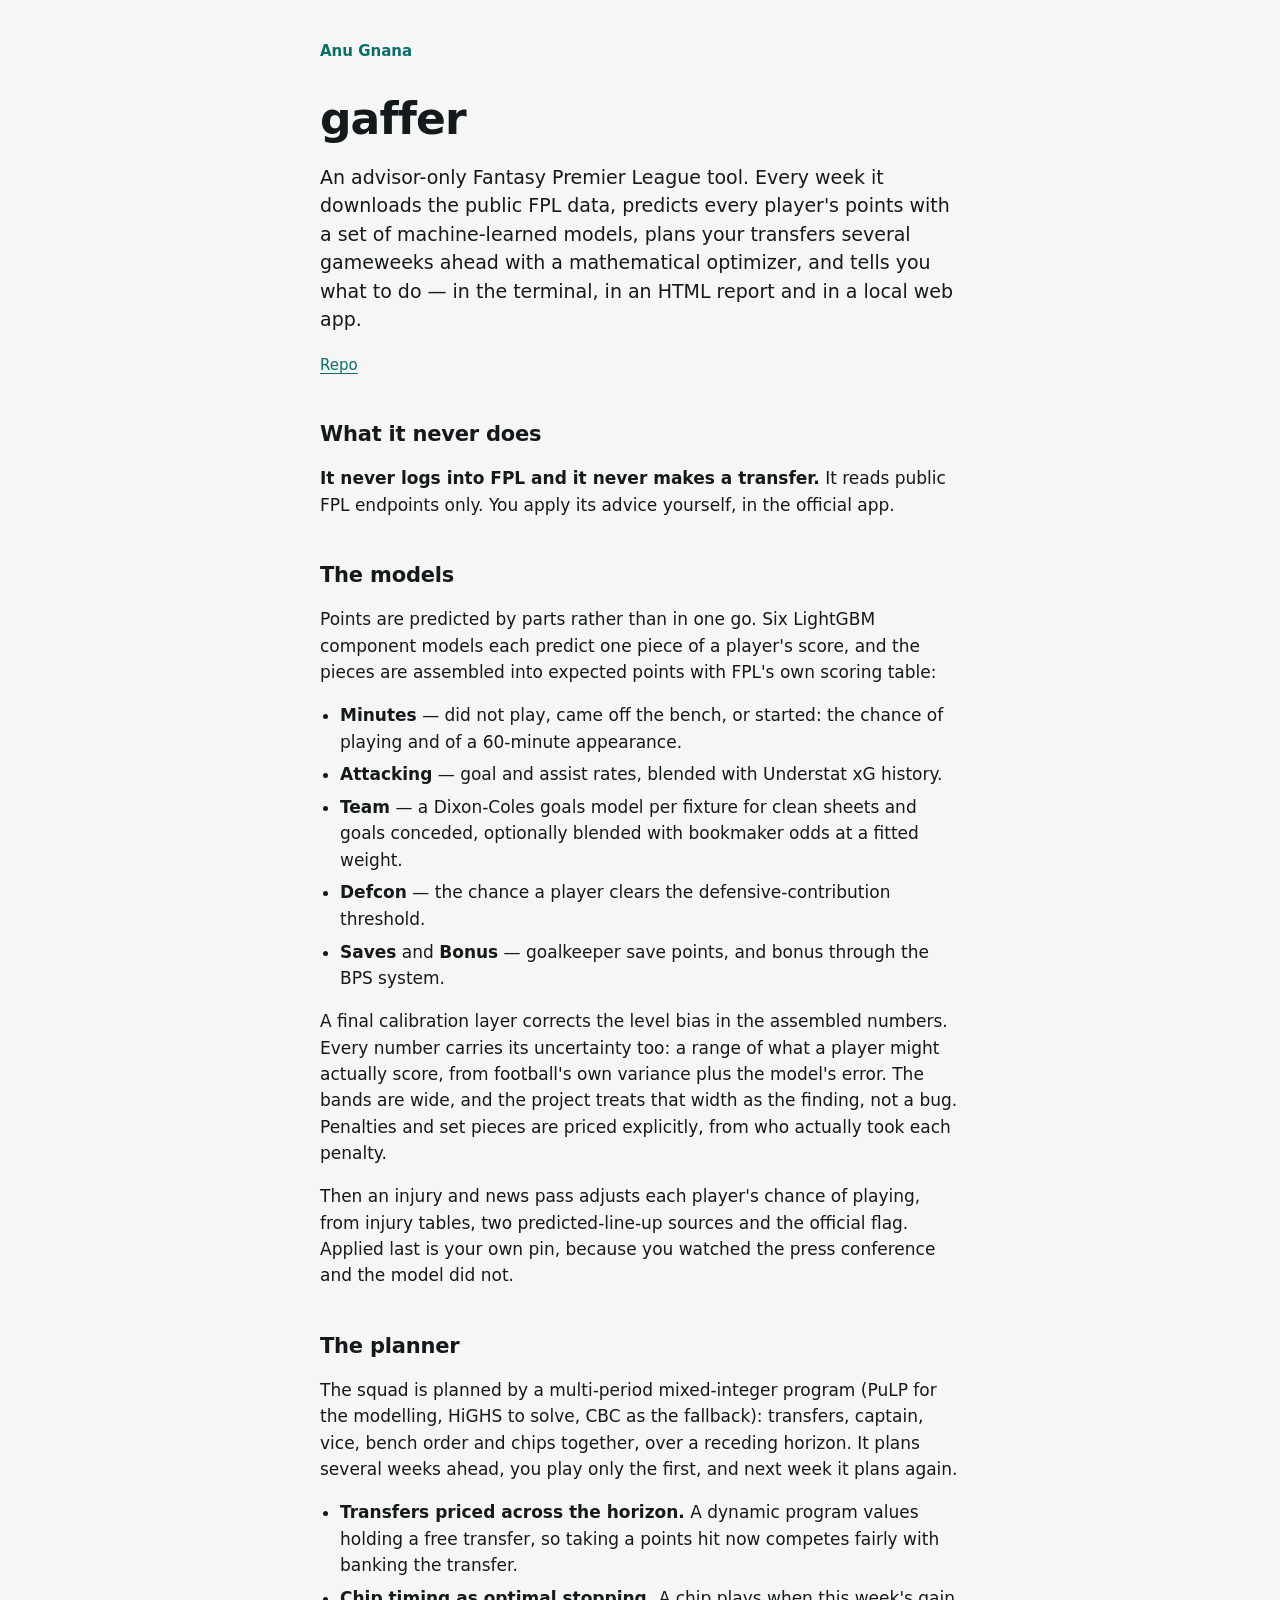
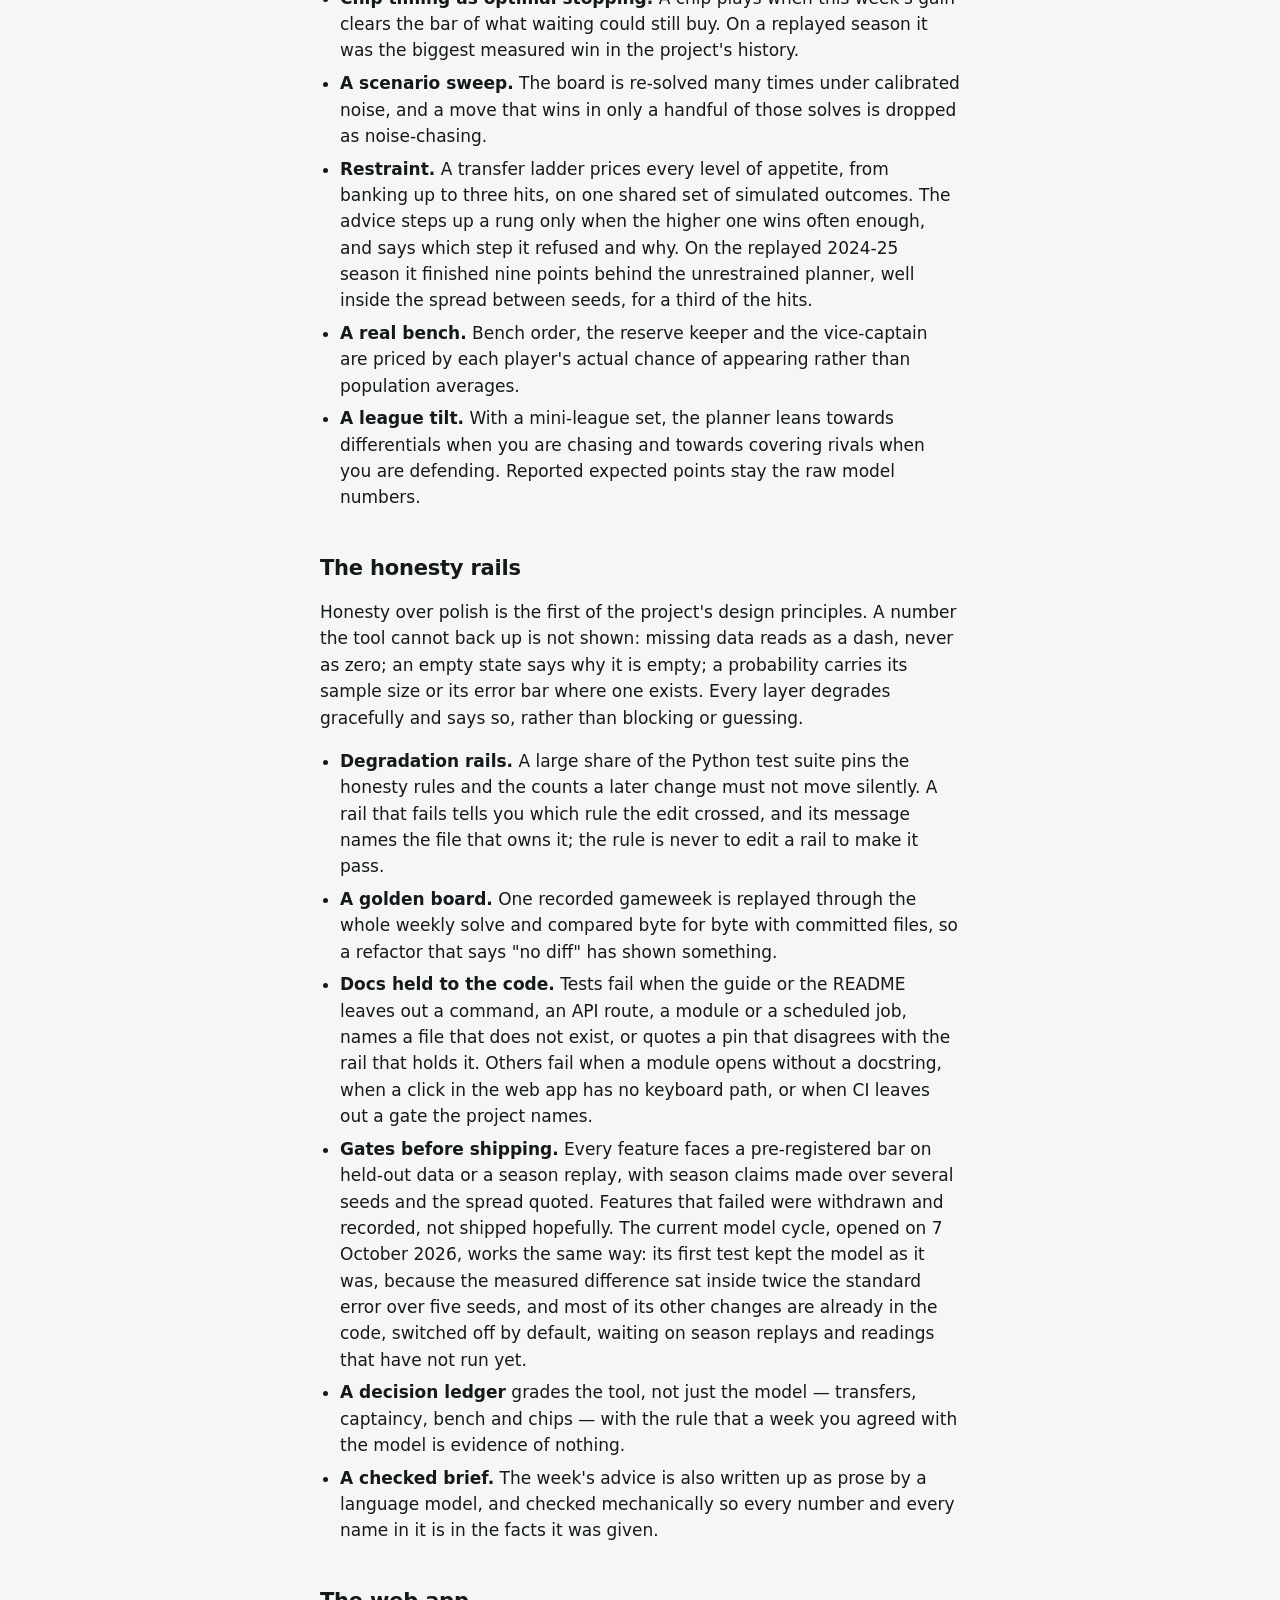
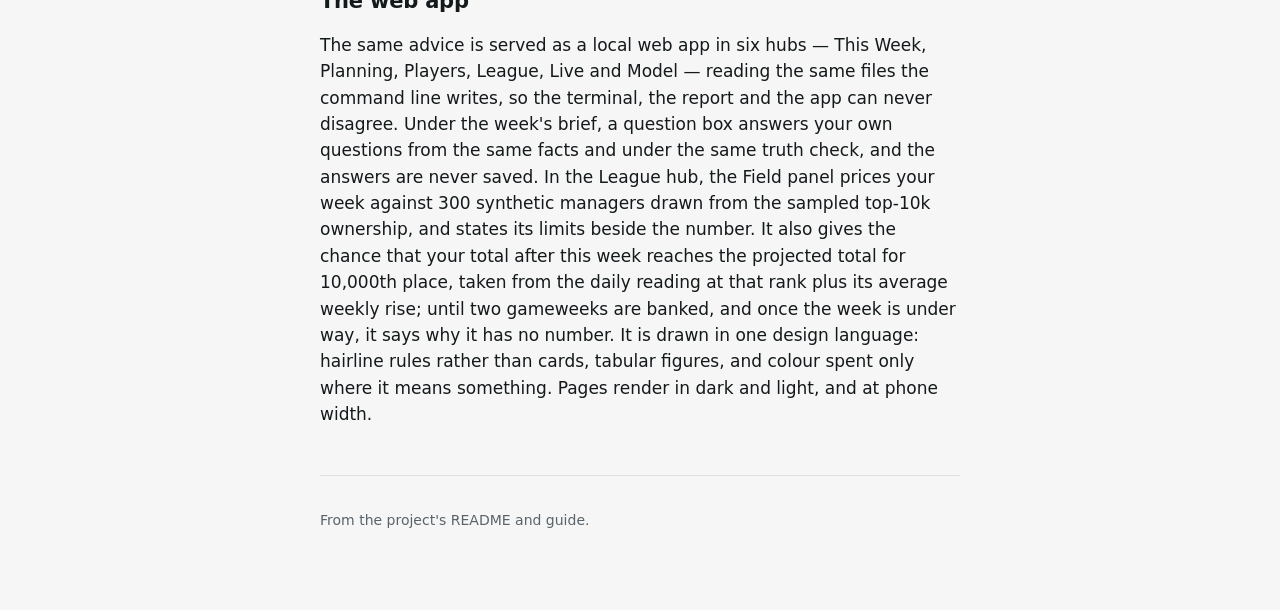
<file: projects/gaffer.html>
<!doctype html>
<html lang="en">
<head>
  <meta charset="utf-8">
  <meta name="viewport" content="width=device-width, initial-scale=1">
  <title>gaffer — Anu Gnana</title>
  <meta name="description" content="An advisor-only Fantasy Premier League tool: machine-learned component models predict every player's points, and a mixed-integer optimizer plans the transfers. It never logs into FPL and never makes a transfer.">
  <meta property="og:type" content="website">
  <meta property="og:site_name" content="Anu Gnana">
  <meta property="og:title" content="gaffer — Anu Gnana">
  <meta property="og:description" content="An advisor-only Fantasy Premier League tool: machine-learned component models predict every player's points, and a mixed-integer optimizer plans the transfers. It never logs into FPL and never makes a transfer.">
  <meta property="og:url" content="https://anugnane.github.io/projects/gaffer.html">
  <meta property="og:image" content="https://anugnane.github.io/img/share-gaffer.jpg">
  <meta property="og:image:width" content="1200">
  <meta property="og:image:height" content="630">
  <meta property="og:image:alt" content="gaffer, beside its panel: Predicts points. Plans transfers. Never makes one.">
  <meta name="twitter:card" content="summary_large_image">
  <meta name="twitter:image" content="https://anugnane.github.io/img/share-gaffer.jpg">
  <link rel="icon" href="../favicon.svg" type="image/svg+xml">
  <link rel="stylesheet" href="../styles.css">
</head>
<body>
  <main class="prose">
    <p class="crumb"><a href="../">Anu Gnana</a></p>
    <h1>gaffer</h1>
    <p class="lede">An advisor-only Fantasy Premier League tool. Every week it downloads the public FPL data, predicts every player's points with a set of machine-learned models, plans your transfers several gameweeks ahead with a mathematical optimizer, and tells you what to do — in the terminal, in an HTML report and in a local web app.</p>
    <p class="links"><a href="https://github.com/AnuGnane/FPL">Repo</a></p>

    <h2>What it never does</h2>
    <p><strong>It never logs into FPL and it never makes a transfer.</strong> It reads public FPL endpoints only. You apply its advice yourself, in the official app.</p>

    <h2>The models</h2>
    <p>Points are predicted by parts rather than in one go. Six LightGBM component models each predict one piece of a player's score, and the pieces are assembled into expected points with FPL's own scoring table:</p>
    <ul>
      <li><strong>Minutes</strong> — did not play, came off the bench, or started: the chance of playing and of a 60-minute appearance.</li>
      <li><strong>Attacking</strong> — goal and assist rates, blended with Understat xG history.</li>
      <li><strong>Team</strong> — a Dixon-Coles goals model per fixture for clean sheets and goals conceded, optionally blended with bookmaker odds at a fitted weight.</li>
      <li><strong>Defcon</strong> — the chance a player clears the defensive-contribution threshold.</li>
      <li><strong>Saves</strong> and <strong>Bonus</strong> — goalkeeper save points, and bonus through the BPS system.</li>
    </ul>
    <p>A final calibration layer corrects the level bias in the assembled numbers. Every number carries its uncertainty too: a range of what a player might actually score, from football's own variance plus the model's error. The bands are wide, and the project treats that width as the finding, not a bug. Penalties and set pieces are priced explicitly, from who actually took each penalty.</p>
    <p>Then an injury and news pass adjusts each player's chance of playing, from injury tables, two predicted-line-up sources and the official flag. Applied last is your own pin, because you watched the press conference and the model did not.</p>

    <h2>The planner</h2>
    <p>The squad is planned by a multi-period mixed-integer program (PuLP for the modelling, HiGHS to solve, CBC as the fallback): transfers, captain, vice, bench order and chips together, over a receding horizon. It plans several weeks ahead, you play only the first, and next week it plans again.</p>
    <ul>
      <li><strong>Transfers priced across the horizon.</strong> A dynamic program values holding a free transfer, so taking a points hit now competes fairly with banking the transfer.</li>
      <li><strong>Chip timing as optimal stopping.</strong> A chip plays when this week's gain clears the bar of what waiting could still buy. On a replayed season it was the biggest measured win in the project's history.</li>
      <li><strong>A scenario sweep.</strong> The board is re-solved many times under calibrated noise, and a move that wins in only a handful of those solves is dropped as noise-chasing.</li>
      <li><strong>Restraint.</strong> A transfer ladder prices every level of appetite, from banking up to three hits, on one shared set of simulated outcomes. The advice steps up a rung only when the higher one wins often enough, and says which step it refused and why. On the replayed 2024-25 season it finished nine points behind the unrestrained planner, well inside the spread between seeds, for a third of the hits.</li>
      <li><strong>A real bench.</strong> Bench order, the reserve keeper and the vice-captain are priced by each player's actual chance of appearing rather than population averages.</li>
      <li><strong>A league tilt.</strong> With a mini-league set, the planner leans towards differentials when you are chasing and towards covering rivals when you are defending. Reported expected points stay the raw model numbers.</li>
    </ul>

    <h2>The honesty rails</h2>
    <p>Honesty over polish is the first of the project's design principles. A number the tool cannot back up is not shown: missing data reads as a dash, never as zero; an empty state says why it is empty; a probability carries its sample size or its error bar where one exists. Every layer degrades gracefully and says so, rather than blocking or guessing.</p>
    <ul>
      <li><strong>Degradation rails.</strong> A large share of the Python test suite pins the honesty rules and the counts a later change must not move silently. A rail that fails tells you which rule the edit crossed, and its message names the file that owns it; the rule is never to edit a rail to make it pass.</li>
      <li><strong>A golden board.</strong> One recorded gameweek is replayed through the whole weekly solve and compared byte for byte with committed files, so a refactor that says "no diff" has shown something.</li>
      <li><strong>Docs held to the code.</strong> Tests fail when the guide or the README leaves out a command, an API route, a module or a scheduled job, names a file that does not exist, or quotes a pin that disagrees with the rail that holds it. Others fail when a module opens without a docstring, when a click in the web app has no keyboard path, or when CI leaves out a gate the project names.</li>
      <li><strong>Gates before shipping.</strong> Every feature faces a pre-registered bar on held-out data or a season replay, with season claims made over several seeds and the spread quoted. Features that failed were withdrawn and recorded, not shipped hopefully. The current model cycle, opened on 7 October 2026, works the same way: its first test kept the model as it was, because the measured difference sat inside twice the standard error over five seeds, and most of its other changes are already in the code, switched off by default, waiting on season replays and readings that have not run yet.</li>
      <li><strong>A decision ledger</strong> grades the tool, not just the model — transfers, captaincy, bench and chips — with the rule that a week you agreed with the model is evidence of nothing.</li>
      <li><strong>A checked brief.</strong> The week's advice is also written up as prose by a language model, and checked mechanically so every number and every name in it is in the facts it was given.</li>
    </ul>

    <h2>The web app</h2>
    <p>The same advice is served as a local web app in six hubs — This Week, Planning, Players, League, Live and Model — reading the same files the command line writes, so the terminal, the report and the app can never disagree. Under the week's brief, a question box answers your own questions from the same facts and under the same truth check, and the answers are never saved. In the League hub, the Field panel prices your week against 300 synthetic managers drawn from the sampled top-10k ownership, and states its limits beside the number. It also gives the chance that your total after this week reaches the projected total for 10,000th place, taken from the daily reading at that rank plus its average weekly rise; until two gameweeks are banked, and once the week is under way, it says why it has no number. It is drawn in one design language: hairline rules rather than cards, tabular figures, and colour spent only where it means something. Pages render in dark and light, and at phone width.</p>

    <footer>
      <p>From the project's README and guide.</p>
    </footer>
  </main>
</body>
</html>
</file>
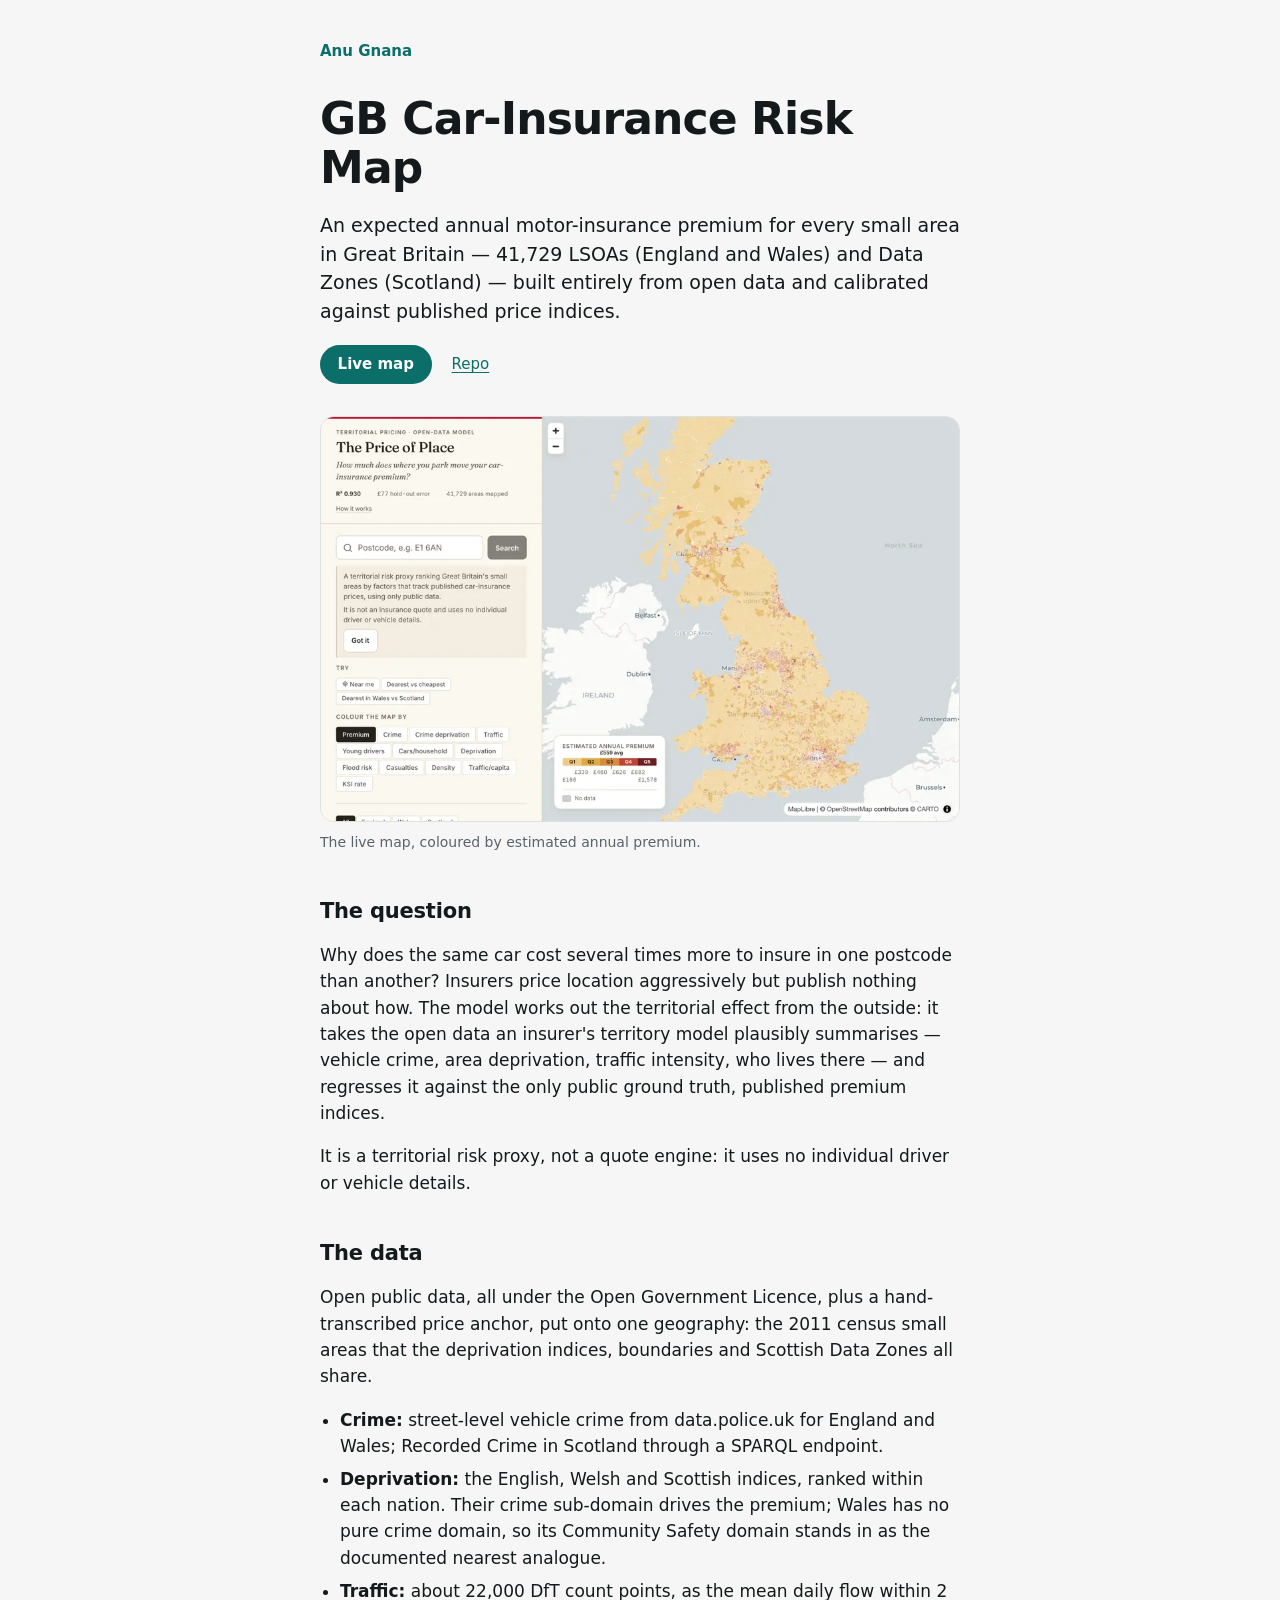
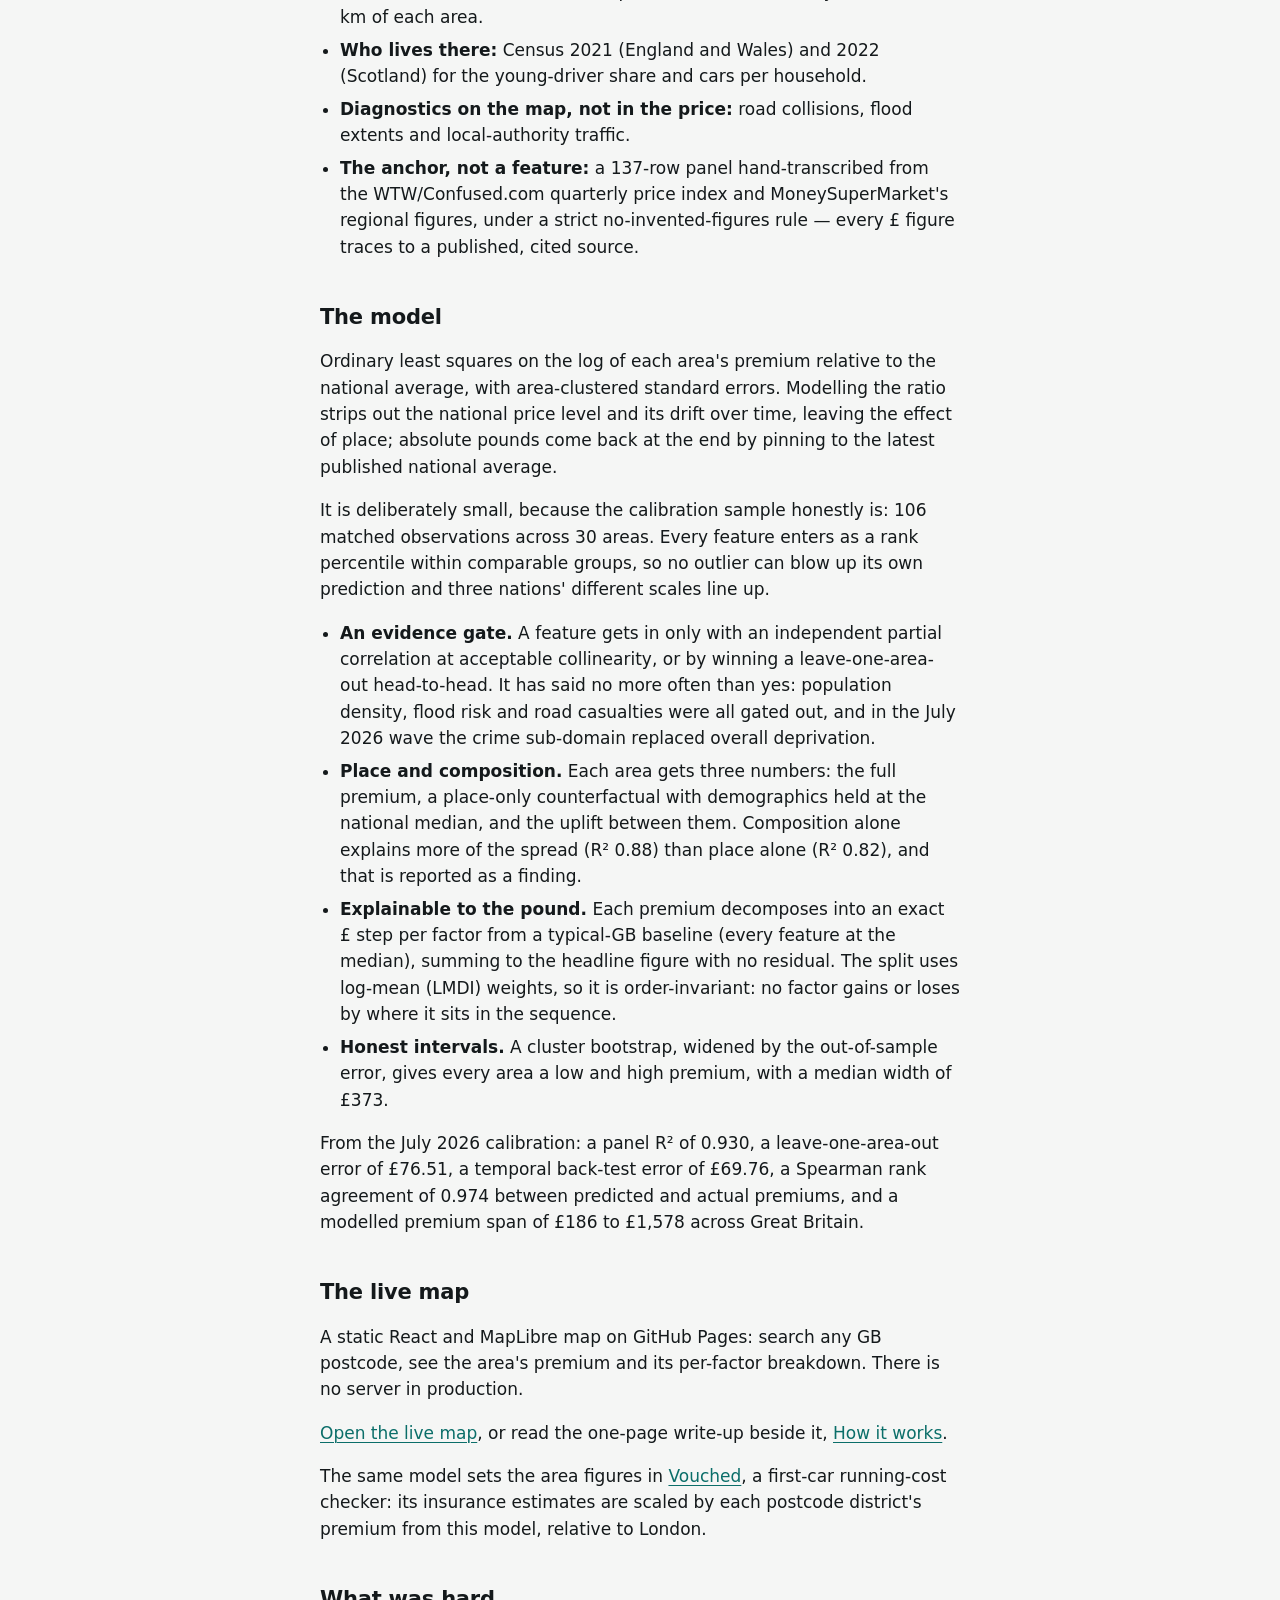
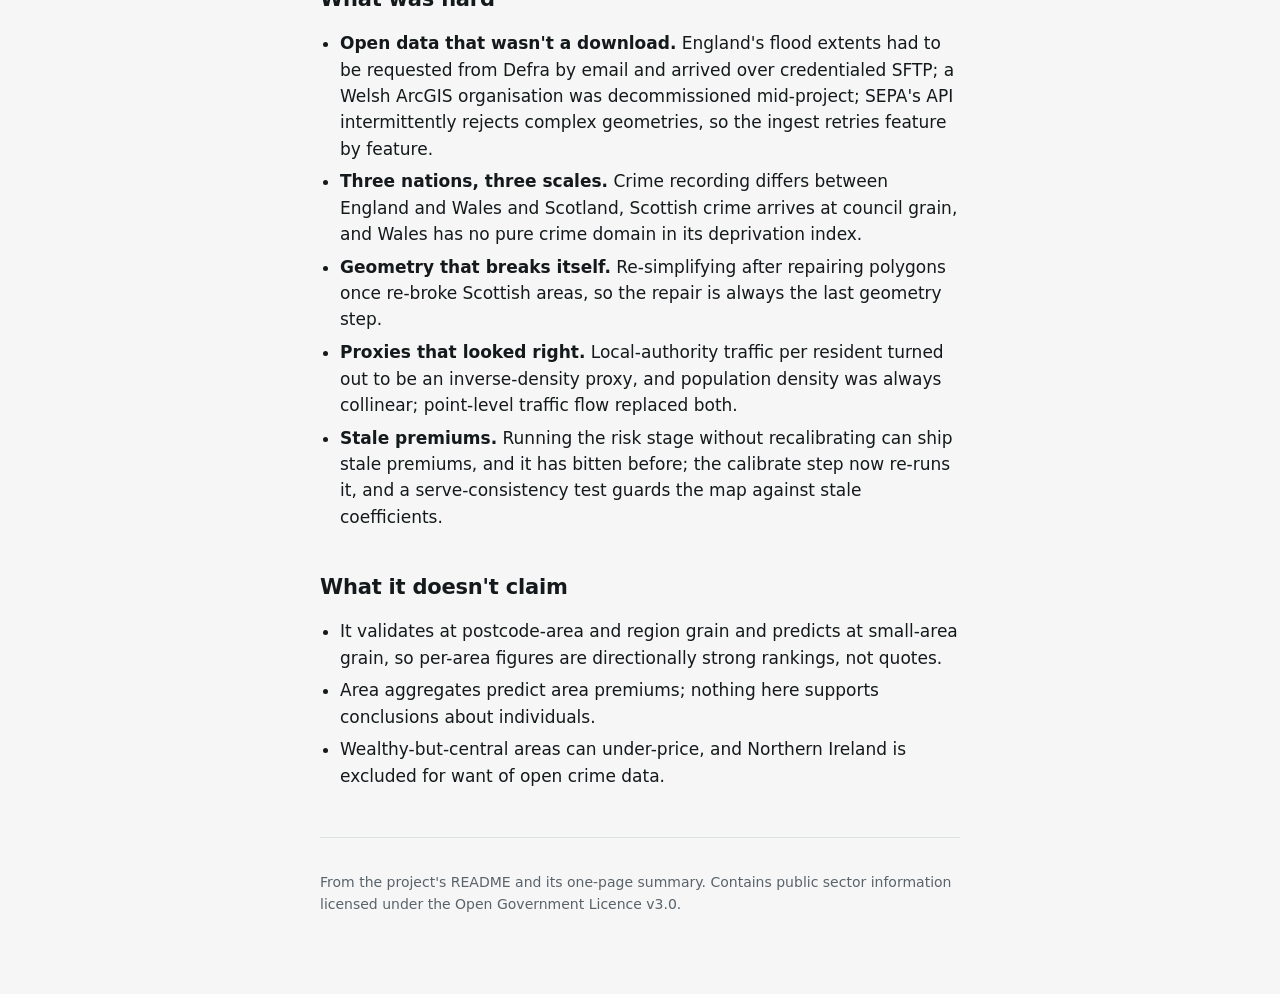
<file: projects/london-insurance-risk.html>
<!doctype html>
<html lang="en">
<head>
  <meta charset="utf-8">
  <meta name="viewport" content="width=device-width, initial-scale=1">
  <title>GB Car-Insurance Risk Map — Anu Gnana</title>
  <meta name="description" content="An expected annual motor-insurance premium for every small area in Great Britain, built from open data and calibrated against published price indices.">
  <meta property="og:type" content="website">
  <meta property="og:site_name" content="Anu Gnana">
  <meta property="og:title" content="GB Car-Insurance Risk Map — Anu Gnana">
  <meta property="og:description" content="An expected annual motor-insurance premium for every small area in Great Britain, built from open data and calibrated against published price indices.">
  <meta property="og:url" content="https://anugnane.github.io/projects/london-insurance-risk.html">
  <meta property="og:image" content="https://anugnane.github.io/img/share-london-insurance-risk.jpg">
  <meta property="og:image:width" content="1200">
  <meta property="og:image:height" content="630">
  <meta property="og:image:alt" content="GB Car-Insurance Risk Map, beside a screenshot of the live map of Great Britain coloured by estimated annual premium">
  <meta name="twitter:card" content="summary_large_image">
  <meta name="twitter:image" content="https://anugnane.github.io/img/share-london-insurance-risk.jpg">
  <link rel="icon" href="../favicon.svg" type="image/svg+xml">
  <link rel="stylesheet" href="../styles.css">
</head>
<body>
  <main class="prose">
    <p class="crumb"><a href="../">Anu Gnana</a></p>
    <h1>GB Car-Insurance Risk Map</h1>
    <p class="lede">An expected annual motor-insurance premium for every small area in Great Britain — 41,729 LSOAs (England and Wales) and Data Zones (Scotland) — built entirely from open data and calibrated against published price indices.</p>
    <p class="links"><a class="button" href="https://anugnane.github.io/london-insurance-risk/">Live map</a><a href="https://github.com/AnuGnane/london-insurance-risk">Repo</a></p>

    <figure class="hero">
      <img src="../img/risk-map.webp" width="960" height="608" alt="The live map of Great Britain coloured by estimated annual premium, with the postcode search and the map's colour options beside it">
      <figcaption>The live map, coloured by estimated annual premium.</figcaption>
    </figure>

    <h2>The question</h2>
    <p>Why does the same car cost several times more to insure in one postcode than another? Insurers price location aggressively but publish nothing about how. The model works out the territorial effect from the outside: it takes the open data an insurer's territory model plausibly summarises — vehicle crime, area deprivation, traffic intensity, who lives there — and regresses it against the only public ground truth, published premium indices.</p>
    <p>It is a territorial risk proxy, not a quote engine: it uses no individual driver or vehicle details.</p>

    <h2>The data</h2>
    <p>Open public data, all under the Open Government Licence, plus a hand-transcribed price anchor, put onto one geography: the 2011 census small areas that the deprivation indices, boundaries and Scottish Data Zones all share.</p>
    <ul>
      <li><strong>Crime:</strong> street-level vehicle crime from data.police.uk for England and Wales; Recorded Crime in Scotland through a SPARQL endpoint.</li>
      <li><strong>Deprivation:</strong> the English, Welsh and Scottish indices, ranked within each nation. Their crime sub-domain drives the premium; Wales has no pure crime domain, so its Community Safety domain stands in as the documented nearest analogue.</li>
      <li><strong>Traffic:</strong> about 22,000 DfT count points, as the mean daily flow within 2 km of each area.</li>
      <li><strong>Who lives there:</strong> Census 2021 (England and Wales) and 2022 (Scotland) for the young-driver share and cars per household.</li>
      <li><strong>Diagnostics on the map, not in the price:</strong> road collisions, flood extents and local-authority traffic.</li>
      <li><strong>The anchor, not a feature:</strong> a 137-row panel hand-transcribed from the WTW/Confused.com quarterly price index and MoneySuperMarket's regional figures, under a strict no-invented-figures rule — every £ figure traces to a published, cited source.</li>
    </ul>

    <h2>The model</h2>
    <p>Ordinary least squares on the log of each area's premium relative to the national average, with area-clustered standard errors. Modelling the ratio strips out the national price level and its drift over time, leaving the effect of place; absolute pounds come back at the end by pinning to the latest published national average.</p>
    <p>It is deliberately small, because the calibration sample honestly is: 106 matched observations across 30 areas. Every feature enters as a rank percentile within comparable groups, so no outlier can blow up its own prediction and three nations' different scales line up.</p>
    <ul>
      <li><strong>An evidence gate.</strong> A feature gets in only with an independent partial correlation at acceptable collinearity, or by winning a leave-one-area-out head-to-head. It has said no more often than yes: population density, flood risk and road casualties were all gated out, and in the July 2026 wave the crime sub-domain replaced overall deprivation.</li>
      <li><strong>Place and composition.</strong> Each area gets three numbers: the full premium, a place-only counterfactual with demographics held at the national median, and the uplift between them. Composition alone explains more of the spread (R² 0.88) than place alone (R² 0.82), and that is reported as a finding.</li>
      <li><strong>Explainable to the pound.</strong> Each premium decomposes into an exact £ step per factor from a typical-GB baseline (every feature at the median), summing to the headline figure with no residual. The split uses log-mean (LMDI) weights, so it is order-invariant: no factor gains or loses by where it sits in the sequence.</li>
      <li><strong>Honest intervals.</strong> A cluster bootstrap, widened by the out-of-sample error, gives every area a low and high premium, with a median width of £373.</li>
    </ul>
    <p>From the July 2026 calibration: a panel R² of 0.930, a leave-one-area-out error of £76.51, a temporal back-test error of £69.76, a Spearman rank agreement of 0.974 between predicted and actual premiums, and a modelled premium span of £186 to £1,578 across Great Britain.</p>

    <h2>The live map</h2>
    <p>A static React and MapLibre map on GitHub Pages: search any GB postcode, see the area's premium and its per-factor breakdown. There is no server in production.</p>
    <p><a href="https://anugnane.github.io/london-insurance-risk/">Open the live map</a>, or read the one-page write-up beside it, <a href="https://anugnane.github.io/london-insurance-risk/methodology.html">How it works</a>.</p>
    <p>The same model sets the area figures in <a href="vouched.html">Vouched</a>, a first-car running-cost checker: its insurance estimates are scaled by each postcode district's premium from this model, relative to London.</p>

    <h2>What was hard</h2>
    <ul>
      <li><strong>Open data that wasn't a download.</strong> England's flood extents had to be requested from Defra by email and arrived over credentialed SFTP; a Welsh ArcGIS organisation was decommissioned mid-project; SEPA's API intermittently rejects complex geometries, so the ingest retries feature by feature.</li>
      <li><strong>Three nations, three scales.</strong> Crime recording differs between England and Wales and Scotland, Scottish crime arrives at council grain, and Wales has no pure crime domain in its deprivation index.</li>
      <li><strong>Geometry that breaks itself.</strong> Re-simplifying after repairing polygons once re-broke Scottish areas, so the repair is always the last geometry step.</li>
      <li><strong>Proxies that looked right.</strong> Local-authority traffic per resident turned out to be an inverse-density proxy, and population density was always collinear; point-level traffic flow replaced both.</li>
      <li><strong>Stale premiums.</strong> Running the risk stage without recalibrating can ship stale premiums, and it has bitten before; the calibrate step now re-runs it, and a serve-consistency test guards the map against stale coefficients.</li>
    </ul>

    <h2>What it doesn't claim</h2>
    <ul>
      <li>It validates at postcode-area and region grain and predicts at small-area grain, so per-area figures are directionally strong rankings, not quotes.</li>
      <li>Area aggregates predict area premiums; nothing here supports conclusions about individuals.</li>
      <li>Wealthy-but-central areas can under-price, and Northern Ireland is excluded for want of open crime data.</li>
    </ul>

    <footer>
      <p>From the project's README and its one-page summary. Contains public sector information licensed under the Open Government Licence v3.0.</p>
    </footer>
  </main>
</body>
</html>
</file>
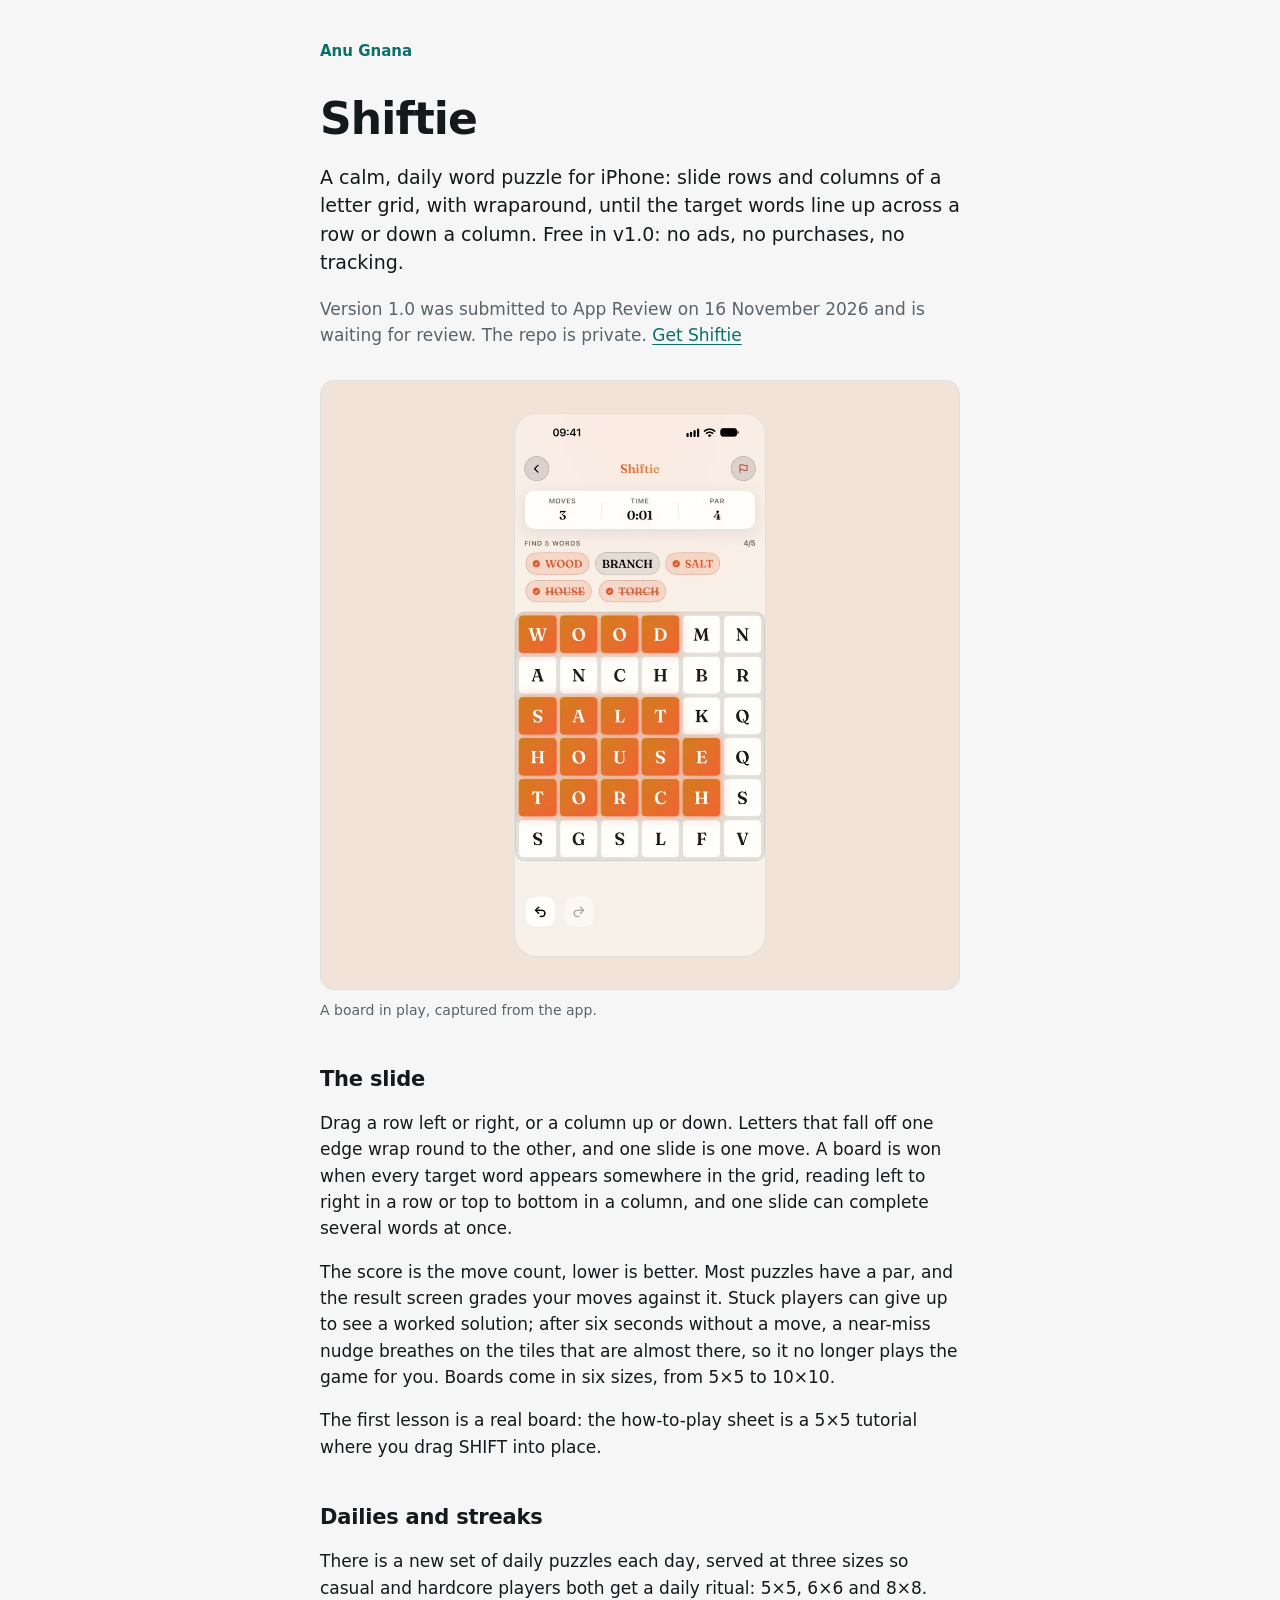
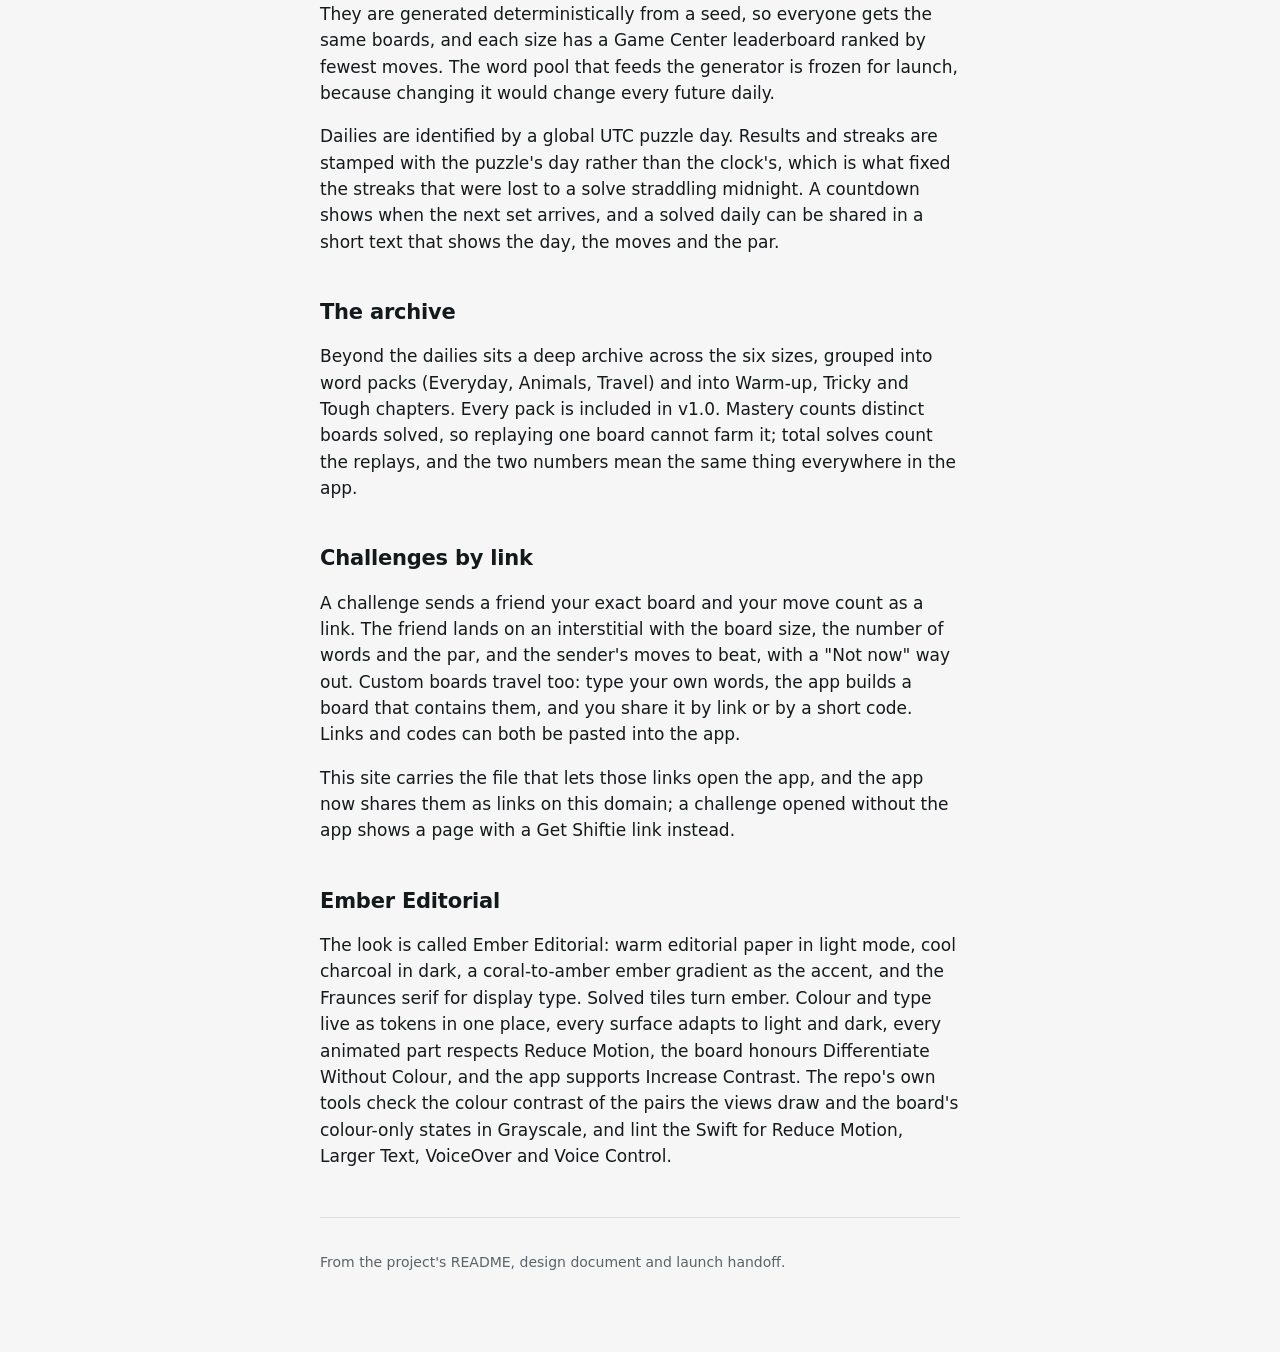
<file: projects/shiftie.html>
<!doctype html>
<html lang="en">
<head>
  <meta charset="utf-8">
  <meta name="viewport" content="width=device-width, initial-scale=1">
  <title>Shiftie — Anu Gnana</title>
  <meta name="description" content="A calm, daily word puzzle for iPhone: slide rows and columns of a letter grid, with wraparound, until the target words line up across a row or down a column.">
  <meta property="og:type" content="website">
  <meta property="og:site_name" content="Anu Gnana">
  <meta property="og:title" content="Shiftie — Anu Gnana">
  <meta property="og:description" content="A calm, daily word puzzle for iPhone: slide rows and columns of a letter grid, with wraparound, until the target words line up across a row or down a column.">
  <meta property="og:url" content="https://anugnane.github.io/projects/shiftie.html">
  <meta property="og:image" content="https://anugnane.github.io/img/share-shiftie.jpg">
  <meta property="og:image:width" content="1200">
  <meta property="og:image:height" content="630">
  <meta property="og:image:alt" content="Shiftie, beside a screenshot of a board in play">
  <meta name="twitter:card" content="summary_large_image">
  <meta name="twitter:image" content="https://anugnane.github.io/img/share-shiftie.jpg">
  <link rel="icon" href="../favicon.svg" type="image/svg+xml">
  <link rel="stylesheet" href="../styles.css">
</head>
<body>
  <main class="prose">
    <p class="crumb"><a href="../">Anu Gnana</a></p>
    <h1>Shiftie</h1>
    <p class="lede">A calm, daily word puzzle for iPhone: slide rows and columns of a letter grid, with wraparound, until the target words line up across a row or down a column. Free in v1.0: no ads, no purchases, no tracking.</p>
    <p class="muted">Version 1.0 was submitted to App Review on 16 November 2026 and is waiting for review. The repo is private. <a href="../shiftie/">Get Shiftie</a></p>

    <figure class="hero hero-phone hero-shiftie">
      <div class="frame">
        <picture>
          <source srcset="../img/shiftie-board-dark.webp" media="(prefers-color-scheme: dark)">
          <img src="../img/shiftie-board-light.webp" width="480" height="1043" alt="A Shiftie board in play: five target words, four of them lined up in orange tiles on a six-by-six grid of letters">
        </picture>
      </div>
      <figcaption>A board in play, captured from the app.</figcaption>
    </figure>

    <h2>The slide</h2>
    <p>Drag a row left or right, or a column up or down. Letters that fall off one edge wrap round to the other, and one slide is one move. A board is won when every target word appears somewhere in the grid, reading left to right in a row or top to bottom in a column, and one slide can complete several words at once.</p>
    <p>The score is the move count, lower is better. Most puzzles have a par, and the result screen grades your moves against it. Stuck players can give up to see a worked solution; after six seconds without a move, a near-miss nudge breathes on the tiles that are almost there, so it no longer plays the game for you. Boards come in six sizes, from 5×5 to 10×10.</p>
    <p>The first lesson is a real board: the how-to-play sheet is a 5×5 tutorial where you drag SHIFT into place.</p>

    <h2>Dailies and streaks</h2>
    <p>There is a new set of daily puzzles each day, served at three sizes so casual and hardcore players both get a daily ritual: 5×5, 6×6 and 8×8. They are generated deterministically from a seed, so everyone gets the same boards, and each size has a Game Center leaderboard ranked by fewest moves. The word pool that feeds the generator is frozen for launch, because changing it would change every future daily.</p>
    <p>Dailies are identified by a global UTC puzzle day. Results and streaks are stamped with the puzzle's day rather than the clock's, which is what fixed the streaks that were lost to a solve straddling midnight. A countdown shows when the next set arrives, and a solved daily can be shared in a short text that shows the day, the moves and the par.</p>

    <h2>The archive</h2>
    <p>Beyond the dailies sits a deep archive across the six sizes, grouped into word packs (Everyday, Animals, Travel) and into Warm-up, Tricky and Tough chapters. Every pack is included in v1.0. Mastery counts distinct boards solved, so replaying one board cannot farm it; total solves count the replays, and the two numbers mean the same thing everywhere in the app.</p>

    <h2>Challenges by link</h2>
    <p>A challenge sends a friend your exact board and your move count as a link. The friend lands on an interstitial with the board size, the number of words and the par, and the sender's moves to beat, with a "Not now" way out. Custom boards travel too: type your own words, the app builds a board that contains them, and you share it by link or by a short code. Links and codes can both be pasted into the app.</p>
    <p>This site carries the file that lets those links open the app, and the app now shares them as links on this domain; a challenge opened without the app shows a page with a Get Shiftie link instead.</p>

    <h2>Ember Editorial</h2>
    <p>The look is called Ember Editorial: warm editorial paper in light mode, cool charcoal in dark, a coral-to-amber ember gradient as the accent, and the Fraunces serif for display type. Solved tiles turn ember. Colour and type live as tokens in one place, every surface adapts to light and dark, every animated part respects Reduce Motion, the board honours Differentiate Without Colour, and the app supports Increase Contrast. The repo's own tools check the colour contrast of the pairs the views draw and the board's colour-only states in Grayscale, and lint the Swift for Reduce Motion, Larger Text, VoiceOver and Voice Control.</p>

    <footer>
      <p>From the project's README, design document and launch handoff.</p>
    </footer>
  </main>
</body>
</html>
</file>
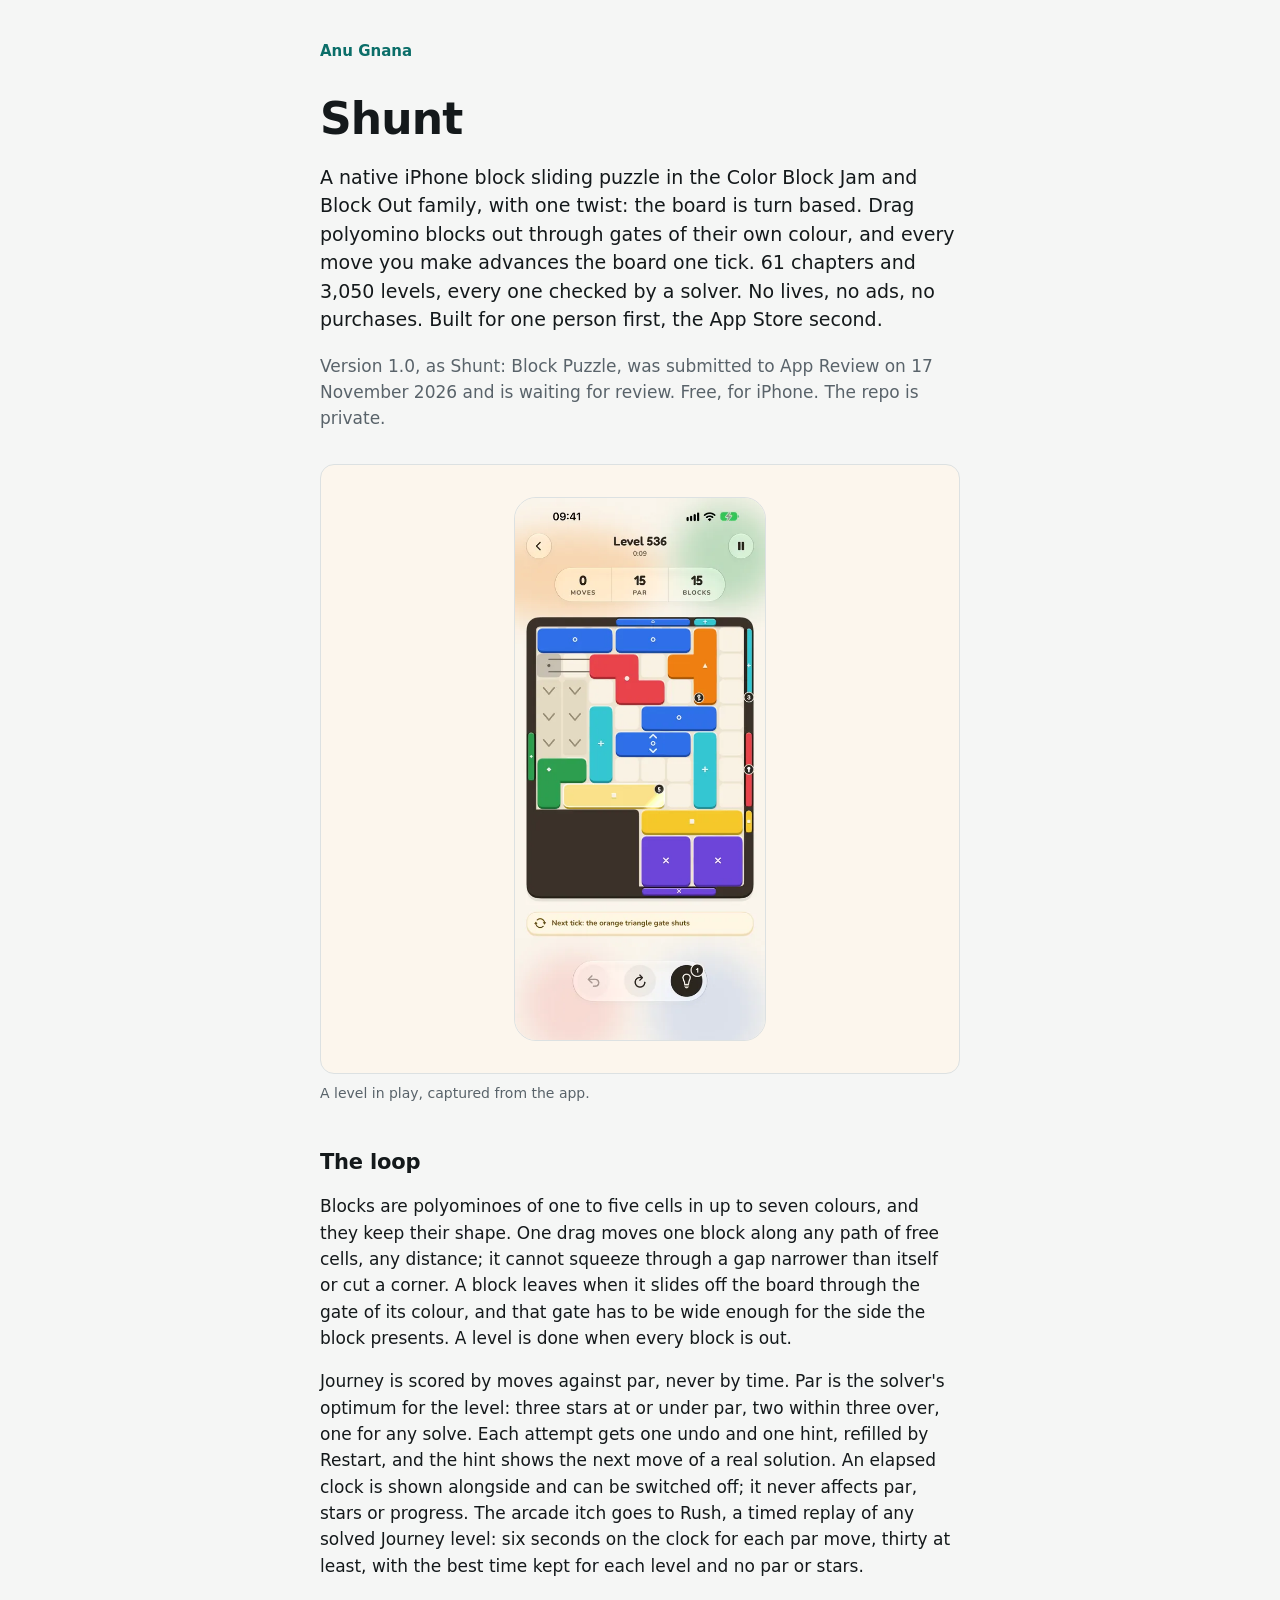
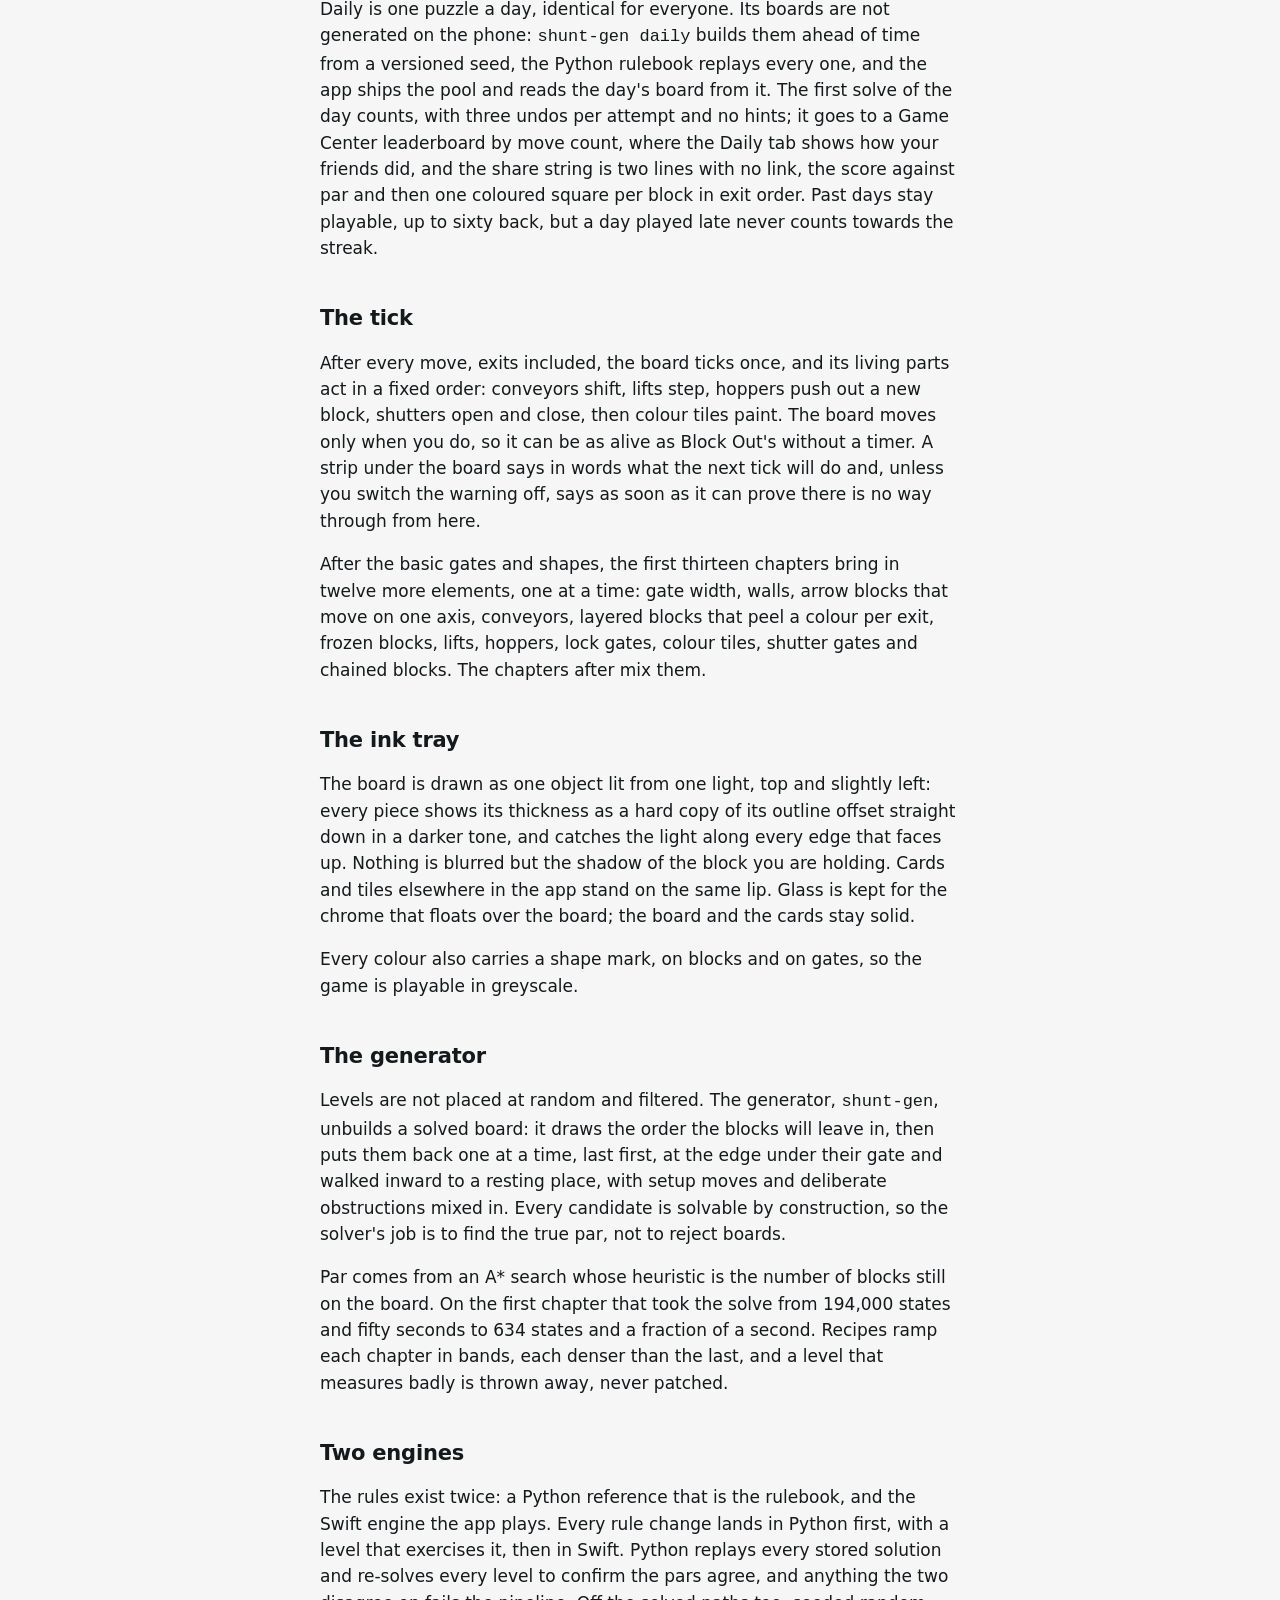
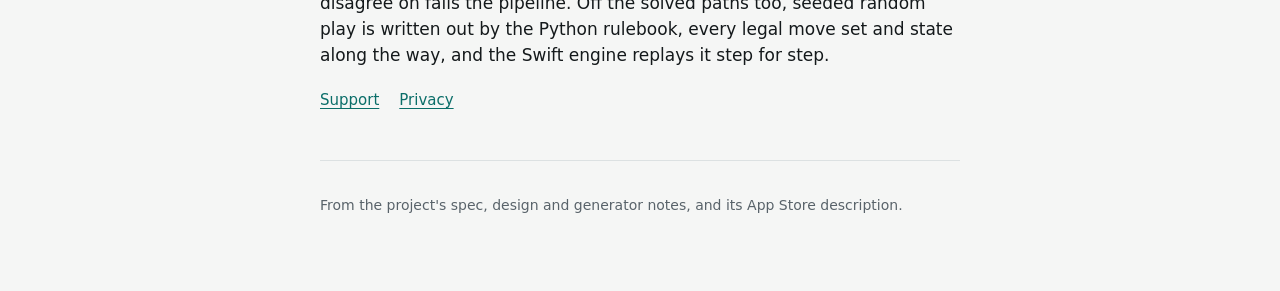
<file: projects/shunt.html>
<!doctype html>
<html lang="en">
<head>
  <meta charset="utf-8">
  <meta name="viewport" content="width=device-width, initial-scale=1">
  <title>Shunt — Anu Gnana</title>
  <meta name="description" content="A turn-based block sliding puzzle for iPhone: drag blocks out through gates of their own colour, and every move advances the board one tick.">
  <meta property="og:type" content="website">
  <meta property="og:site_name" content="Anu Gnana">
  <meta property="og:title" content="Shunt — Anu Gnana">
  <meta property="og:description" content="A turn-based block sliding puzzle for iPhone: drag blocks out through gates of their own colour, and every move advances the board one tick.">
  <meta property="og:url" content="https://anugnane.github.io/projects/shunt.html">
  <meta property="og:image" content="https://anugnane.github.io/img/share-shunt.jpg">
  <meta property="og:image:width" content="1200">
  <meta property="og:image:height" content="630">
  <meta property="og:image:alt" content="Shunt, beside a screenshot of a level in play">
  <meta name="twitter:card" content="summary_large_image">
  <meta name="twitter:image" content="https://anugnane.github.io/img/share-shunt.jpg">
  <link rel="icon" href="../favicon.svg" type="image/svg+xml">
  <link rel="stylesheet" href="../styles.css">
</head>
<body>
  <main class="prose">
    <p class="crumb"><a href="../">Anu Gnana</a></p>
    <h1>Shunt</h1>
    <p class="lede">A native iPhone block sliding puzzle in the Color Block Jam and Block Out family, with one twist: the board is turn based. Drag polyomino blocks out through gates of their own colour, and every move you make advances the board one tick. 61 chapters and 3,050 levels, every one checked by a solver. No lives, no ads, no purchases. Built for one person first, the App Store second.</p>
    <p class="muted">Version 1.0, as Shunt: Block Puzzle, was submitted to App Review on 17 November 2026 and is waiting for review. Free, for iPhone. The repo is private.</p>

    <figure class="hero hero-phone hero-shunt">
      <div class="frame">
        <picture>
          <source srcset="../img/shunt-board-dark.webp" media="(prefers-color-scheme: dark)">
          <img src="../img/shunt-board.webp" width="480" height="1043" alt="A Shunt level in play: coloured blocks on a grid, each colour's gate on the walls, and a line under the board saying what the next tick will do">
        </picture>
      </div>
      <figcaption>A level in play, captured from the app.</figcaption>
    </figure>

    <h2>The loop</h2>
    <p>Blocks are polyominoes of one to five cells in up to seven colours, and they keep their shape. One drag moves one block along any path of free cells, any distance; it cannot squeeze through a gap narrower than itself or cut a corner. A block leaves when it slides off the board through the gate of its colour, and that gate has to be wide enough for the side the block presents. A level is done when every block is out.</p>
    <p>Journey is scored by moves against par, never by time. Par is the solver's optimum for the level: three stars at or under par, two within three over, one for any solve. Each attempt gets one undo and one hint, refilled by Restart, and the hint shows the next move of a real solution. An elapsed clock is shown alongside and can be switched off; it never affects par, stars or progress. The arcade itch goes to Rush, a timed replay of any solved Journey level: six seconds on the clock for each par move, thirty at least, with the best time kept for each level and no par or stars.</p>
    <p>Daily is one puzzle a day, identical for everyone. Its boards are not generated on the phone: <code>shunt-gen daily</code> builds them ahead of time from a versioned seed, the Python rulebook replays every one, and the app ships the pool and reads the day's board from it. The first solve of the day counts, with three undos per attempt and no hints; it goes to a Game Center leaderboard by move count, where the Daily tab shows how your friends did, and the share string is two lines with no link, the score against par and then one coloured square per block in exit order. Past days stay playable, up to sixty back, but a day played late never counts towards the streak.</p>

    <h2>The tick</h2>
    <p>After every move, exits included, the board ticks once, and its living parts act in a fixed order: conveyors shift, lifts step, hoppers push out a new block, shutters open and close, then colour tiles paint. The board moves only when you do, so it can be as alive as Block Out's without a timer. A strip under the board says in words what the next tick will do and, unless you switch the warning off, says as soon as it can prove there is no way through from here.</p>
    <p>After the basic gates and shapes, the first thirteen chapters bring in twelve more elements, one at a time: gate width, walls, arrow blocks that move on one axis, conveyors, layered blocks that peel a colour per exit, frozen blocks, lifts, hoppers, lock gates, colour tiles, shutter gates and chained blocks. The chapters after mix them.</p>

    <h2>The ink tray</h2>
    <p>The board is drawn as one object lit from one light, top and slightly left: every piece shows its thickness as a hard copy of its outline offset straight down in a darker tone, and catches the light along every edge that faces up. Nothing is blurred but the shadow of the block you are holding. Cards and tiles elsewhere in the app stand on the same lip. Glass is kept for the chrome that floats over the board; the board and the cards stay solid.</p>
    <p>Every colour also carries a shape mark, on blocks and on gates, so the game is playable in greyscale.</p>

    <h2>The generator</h2>
    <p>Levels are not placed at random and filtered. The generator, <code>shunt-gen</code>, unbuilds a solved board: it draws the order the blocks will leave in, then puts them back one at a time, last first, at the edge under their gate and walked inward to a resting place, with setup moves and deliberate obstructions mixed in. Every candidate is solvable by construction, so the solver's job is to find the true par, not to reject boards.</p>
    <p>Par comes from an A* search whose heuristic is the number of blocks still on the board. On the first chapter that took the solve from 194,000 states and fifty seconds to 634 states and a fraction of a second. Recipes ramp each chapter in bands, each denser than the last, and a level that measures badly is thrown away, never patched.</p>

    <h2>Two engines</h2>
    <p>The rules exist twice: a Python reference that is the rulebook, and the Swift engine the app plays. Every rule change lands in Python first, with a level that exercises it, then in Swift. Python replays every stored solution and re-solves every level to confirm the pars agree, and anything the two disagree on fails the pipeline. Off the solved paths too, seeded random play is written out by the Python rulebook, every legal move set and state along the way, and the Swift engine replays it step for step.</p>

    <p class="links"><a href="../shunt/support.html">Support</a><a href="../shunt/privacy.html">Privacy</a></p>

    <footer>
      <p>From the project's spec, design and generator notes, and its App Store description.</p>
    </footer>
  </main>
</body>
</html>
</file>
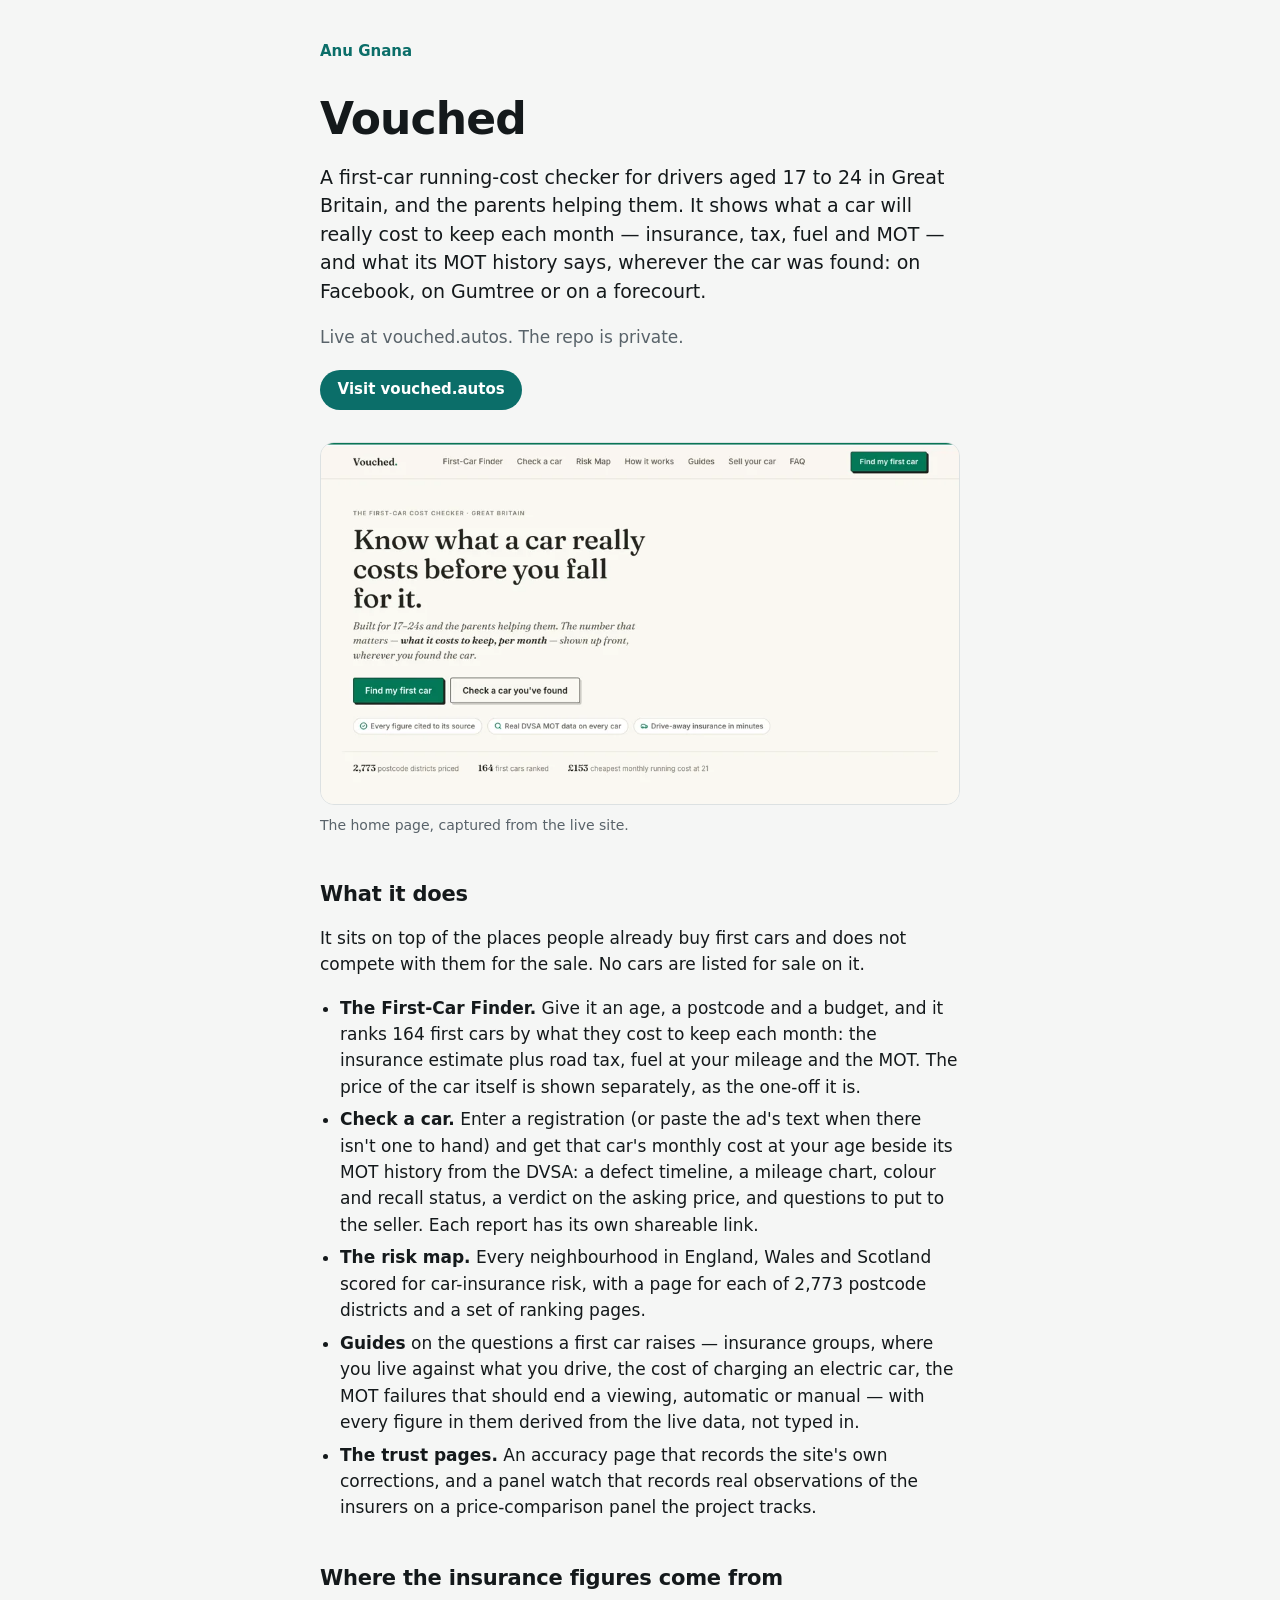
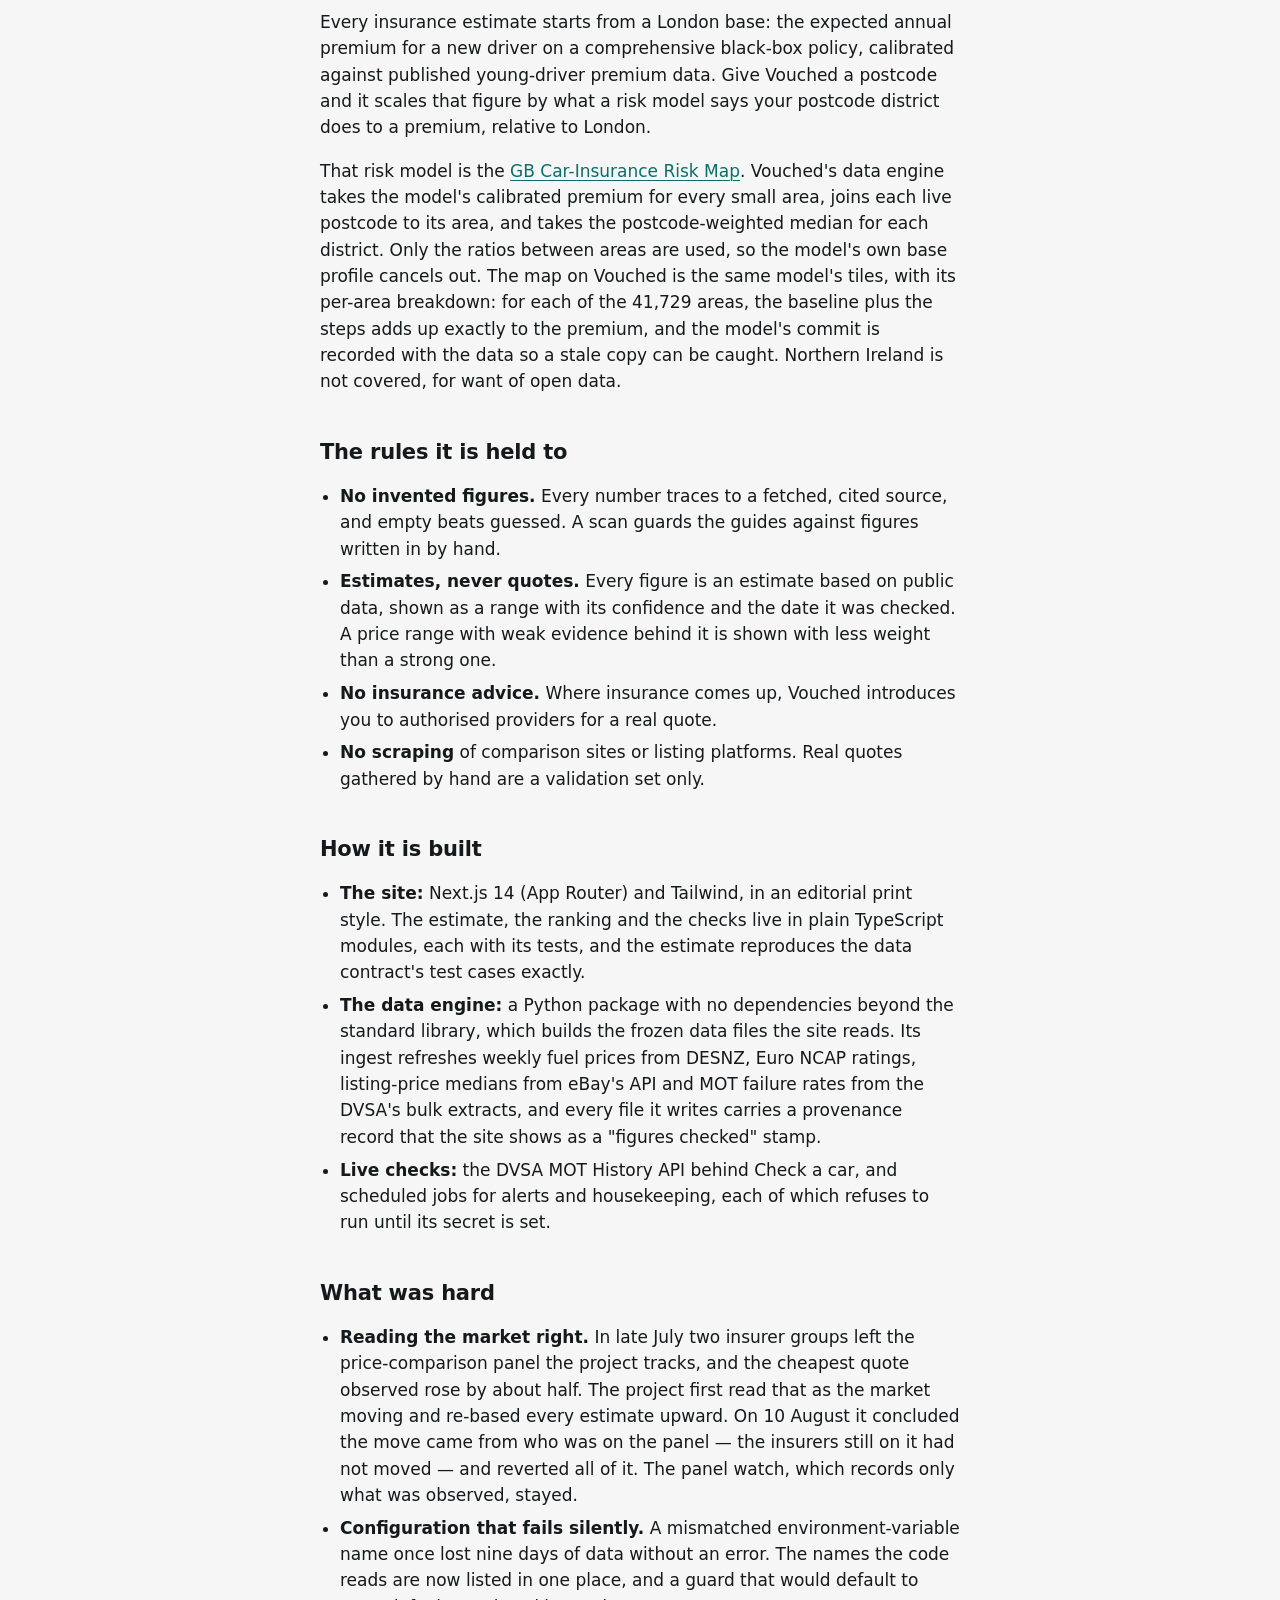
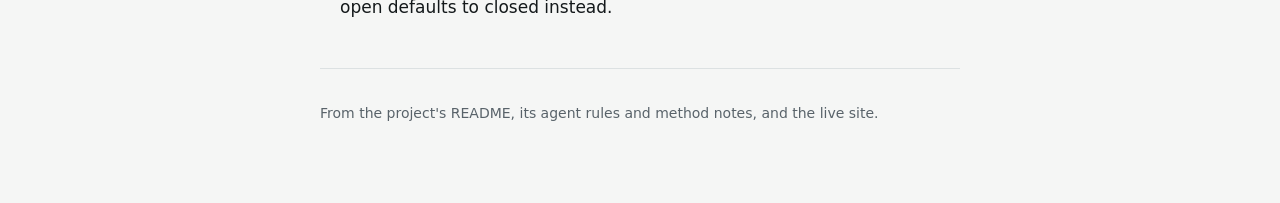
<file: projects/vouched.html>
<!doctype html>
<html lang="en">
<head>
  <meta charset="utf-8">
  <meta name="viewport" content="width=device-width, initial-scale=1">
  <title>Vouched — Anu Gnana</title>
  <meta name="description" content="A first-car running-cost checker for 17 to 24-year-olds in Great Britain: insurance, tax, fuel and MOT as one monthly number, every figure an estimate based on public data, with the insurance figures scaled by the GB car-insurance risk model.">
  <meta property="og:type" content="website">
  <meta property="og:site_name" content="Anu Gnana">
  <meta property="og:title" content="Vouched — Anu Gnana">
  <meta property="og:description" content="A first-car running-cost checker for 17 to 24-year-olds in Great Britain: insurance, tax, fuel and MOT as one monthly number, every figure an estimate based on public data, with the insurance figures scaled by the GB car-insurance risk model.">
  <meta property="og:url" content="https://anugnane.github.io/projects/vouched.html">
  <meta property="og:image" content="https://anugnane.github.io/img/share-vouched.jpg">
  <meta property="og:image:width" content="1200">
  <meta property="og:image:height" content="630">
  <meta property="og:image:alt" content="Vouched, beside a screenshot of its home page">
  <meta name="twitter:card" content="summary_large_image">
  <meta name="twitter:image" content="https://anugnane.github.io/img/share-vouched.jpg">
  <link rel="icon" href="../favicon.svg" type="image/svg+xml">
  <link rel="stylesheet" href="../styles.css">
</head>
<body>
  <main class="prose">
    <p class="crumb"><a href="../">Anu Gnana</a></p>
    <h1>Vouched</h1>
    <p class="lede">A first-car running-cost checker for drivers aged 17 to 24 in Great Britain, and the parents helping them. It shows what a car will really cost to keep each month — insurance, tax, fuel and MOT — and what its MOT history says, wherever the car was found: on Facebook, on Gumtree or on a forecourt.</p>
    <p class="muted">Live at vouched.autos. The repo is private.</p>
    <p class="links"><a class="button" href="https://vouched.autos/">Visit vouched.autos</a></p>

    <figure class="hero">
      <img src="../img/vouched.webp" width="960" height="544" alt="Vouched's home page: the headline &quot;Know what a car really costs before you fall for it&quot;, buttons to find a first car or check one you've found, and a line of figures beneath">
      <figcaption>The home page, captured from the live site.</figcaption>
    </figure>

    <h2>What it does</h2>
    <p>It sits on top of the places people already buy first cars and does not compete with them for the sale. No cars are listed for sale on it.</p>
    <ul>
      <li><strong>The First-Car Finder.</strong> Give it an age, a postcode and a budget, and it ranks 164 first cars by what they cost to keep each month: the insurance estimate plus road tax, fuel at your mileage and the MOT. The price of the car itself is shown separately, as the one-off it is.</li>
      <li><strong>Check a car.</strong> Enter a registration (or paste the ad's text when there isn't one to hand) and get that car's monthly cost at your age beside its MOT history from the DVSA: a defect timeline, a mileage chart, colour and recall status, a verdict on the asking price, and questions to put to the seller. Each report has its own shareable link.</li>
      <li><strong>The risk map.</strong> Every neighbourhood in England, Wales and Scotland scored for car-insurance risk, with a page for each of 2,773 postcode districts and a set of ranking pages.</li>
      <li><strong>Guides</strong> on the questions a first car raises — insurance groups, where you live against what you drive, the cost of charging an electric car, the MOT failures that should end a viewing, automatic or manual — with every figure in them derived from the live data, not typed in.</li>
      <li><strong>The trust pages.</strong> An accuracy page that records the site's own corrections, and a panel watch that records real observations of the insurers on a price-comparison panel the project tracks.</li>
    </ul>

    <h2>Where the insurance figures come from</h2>
    <p>Every insurance estimate starts from a London base: the expected annual premium for a new driver on a comprehensive black-box policy, calibrated against published young-driver premium data. Give Vouched a postcode and it scales that figure by what a risk model says your postcode district does to a premium, relative to London.</p>
    <p>That risk model is the <a href="london-insurance-risk.html">GB Car-Insurance Risk Map</a>. Vouched's data engine takes the model's calibrated premium for every small area, joins each live postcode to its area, and takes the postcode-weighted median for each district. Only the ratios between areas are used, so the model's own base profile cancels out. The map on Vouched is the same model's tiles, with its per-area breakdown: for each of the 41,729 areas, the baseline plus the steps adds up exactly to the premium, and the model's commit is recorded with the data so a stale copy can be caught. Northern Ireland is not covered, for want of open data.</p>

    <h2>The rules it is held to</h2>
    <ul>
      <li><strong>No invented figures.</strong> Every number traces to a fetched, cited source, and empty beats guessed. A scan guards the guides against figures written in by hand.</li>
      <li><strong>Estimates, never quotes.</strong> Every figure is an estimate based on public data, shown as a range with its confidence and the date it was checked. A price range with weak evidence behind it is shown with less weight than a strong one.</li>
      <li><strong>No insurance advice.</strong> Where insurance comes up, Vouched introduces you to authorised providers for a real quote.</li>
      <li><strong>No scraping</strong> of comparison sites or listing platforms. Real quotes gathered by hand are a validation set only.</li>
    </ul>

    <h2>How it is built</h2>
    <ul>
      <li><strong>The site:</strong> Next.js 14 (App Router) and Tailwind, in an editorial print style. The estimate, the ranking and the checks live in plain TypeScript modules, each with its tests, and the estimate reproduces the data contract's test cases exactly.</li>
      <li><strong>The data engine:</strong> a Python package with no dependencies beyond the standard library, which builds the frozen data files the site reads. Its ingest refreshes weekly fuel prices from DESNZ, Euro NCAP ratings, listing-price medians from eBay's API and MOT failure rates from the DVSA's bulk extracts, and every file it writes carries a provenance record that the site shows as a "figures checked" stamp.</li>
      <li><strong>Live checks:</strong> the DVSA MOT History API behind Check a car, and scheduled jobs for alerts and housekeeping, each of which refuses to run until its secret is set.</li>
    </ul>

    <h2>What was hard</h2>
    <ul>
      <li><strong>Reading the market right.</strong> In late July two insurer groups left the price-comparison panel the project tracks, and the cheapest quote observed rose by about half. The project first read that as the market moving and re-based every estimate upward. On 10 August it concluded the move came from who was on the panel — the insurers still on it had not moved — and reverted all of it. The panel watch, which records only what was observed, stayed.</li>
      <li><strong>Configuration that fails silently.</strong> A mismatched environment-variable name once lost nine days of data without an error. The names the code reads are now listed in one place, and a guard that would default to open defaults to closed instead.</li>
    </ul>

    <footer>
      <p>From the project's README, its agent rules and method notes, and the live site.</p>
    </footer>
  </main>
</body>
</html>
</file>
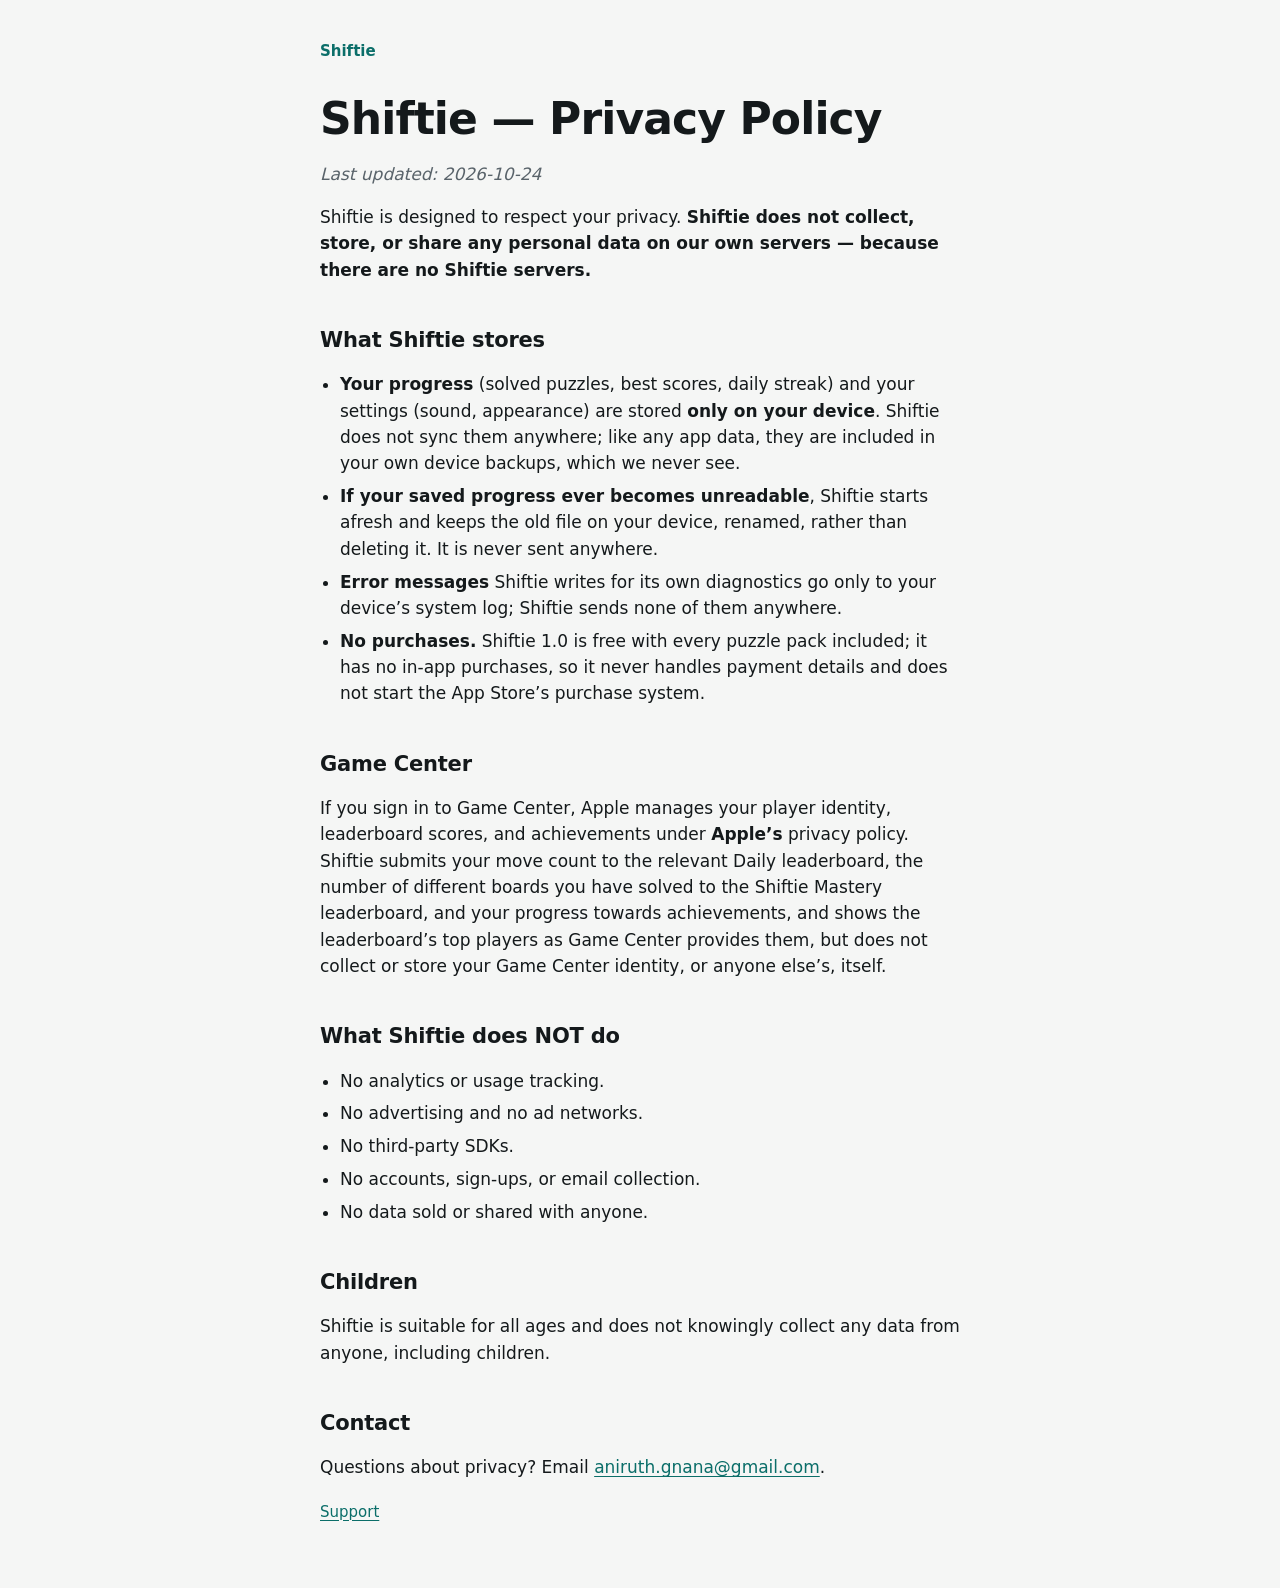
<file: shiftie/privacy.html>
<!doctype html>
<html lang="en">
<head>
  <meta charset="utf-8">
  <meta name="viewport" content="width=device-width, initial-scale=1">
  <title>Shiftie — Privacy Policy</title>
  <meta name="description" content="Shiftie's privacy policy: no Shiftie servers, no analytics, no ads.">
  <meta property="og:type" content="website">
  <meta property="og:site_name" content="Anu Gnana">
  <meta property="og:title" content="Shiftie — Privacy Policy">
  <meta property="og:description" content="Shiftie's privacy policy: no Shiftie servers, no analytics, no ads.">
  <meta property="og:url" content="https://anugnane.github.io/shiftie/privacy.html">
  <meta property="og:image" content="https://anugnane.github.io/img/share-shiftie.jpg">
  <meta property="og:image:width" content="1200">
  <meta property="og:image:height" content="630">
  <meta property="og:image:alt" content="Shiftie, beside a screenshot of a board in play">
  <meta name="twitter:card" content="summary_large_image">
  <meta name="twitter:image" content="https://anugnane.github.io/img/share-shiftie.jpg">
  <link rel="icon" href="../favicon.svg" type="image/svg+xml">
  <link rel="stylesheet" href="../styles.css">
</head>
<body>
  <main class="prose">
    <p class="crumb"><a href="./">Shiftie</a></p>
    <h1>Shiftie — Privacy Policy</h1>
    <p class="muted"><em>Last updated: 2026-10-24</em></p>

    <p>Shiftie is designed to respect your privacy. <strong>Shiftie does not collect, store, or share any personal data on our own servers — because there are no Shiftie servers.</strong></p>

    <h2>What Shiftie stores</h2>
    <ul>
      <li><strong>Your progress</strong> (solved puzzles, best scores, daily streak) and your settings (sound, appearance) are stored <strong>only on your device</strong>. Shiftie does not sync them anywhere; like any app data, they are included in your own device backups, which we never see.</li>
      <li><strong>If your saved progress ever becomes unreadable</strong>, Shiftie starts afresh and keeps the old file on your device, renamed, rather than deleting it. It is never sent anywhere.</li>
      <li><strong>Error messages</strong> Shiftie writes for its own diagnostics go only to your device’s system log; Shiftie sends none of them anywhere.</li>
      <li><strong>No purchases.</strong> Shiftie 1.0 is free with every puzzle pack included; it has no in-app purchases, so it never handles payment details and does not start the App Store’s purchase system.</li>
    </ul>

    <h2>Game Center</h2>
    <p>If you sign in to Game Center, Apple manages your player identity, leaderboard scores, and achievements under <strong>Apple’s</strong> privacy policy. Shiftie submits your move count to the relevant Daily leaderboard, the number of different boards you have solved to the Shiftie Mastery leaderboard, and your progress towards achievements, and shows the leaderboard’s top players as Game Center provides them, but does not collect or store your Game Center identity, or anyone else’s, itself.</p>

    <h2>What Shiftie does NOT do</h2>
    <ul>
      <li>No analytics or usage tracking.</li>
      <li>No advertising and no ad networks.</li>
      <li>No third-party SDKs.</li>
      <li>No accounts, sign-ups, or email collection.</li>
      <li>No data sold or shared with anyone.</li>
    </ul>

    <h2>Children</h2>
    <p>Shiftie is suitable for all ages and does not knowingly collect any data from anyone, including children.</p>

    <h2>Contact</h2>
    <p>Questions about privacy? Email <a href="mailto:aniruth.gnana@gmail.com">aniruth.gnana@gmail.com</a>.</p>

    <p class="links"><a href="support.html">Support</a></p>
  </main>
</body>
</html>
</file>
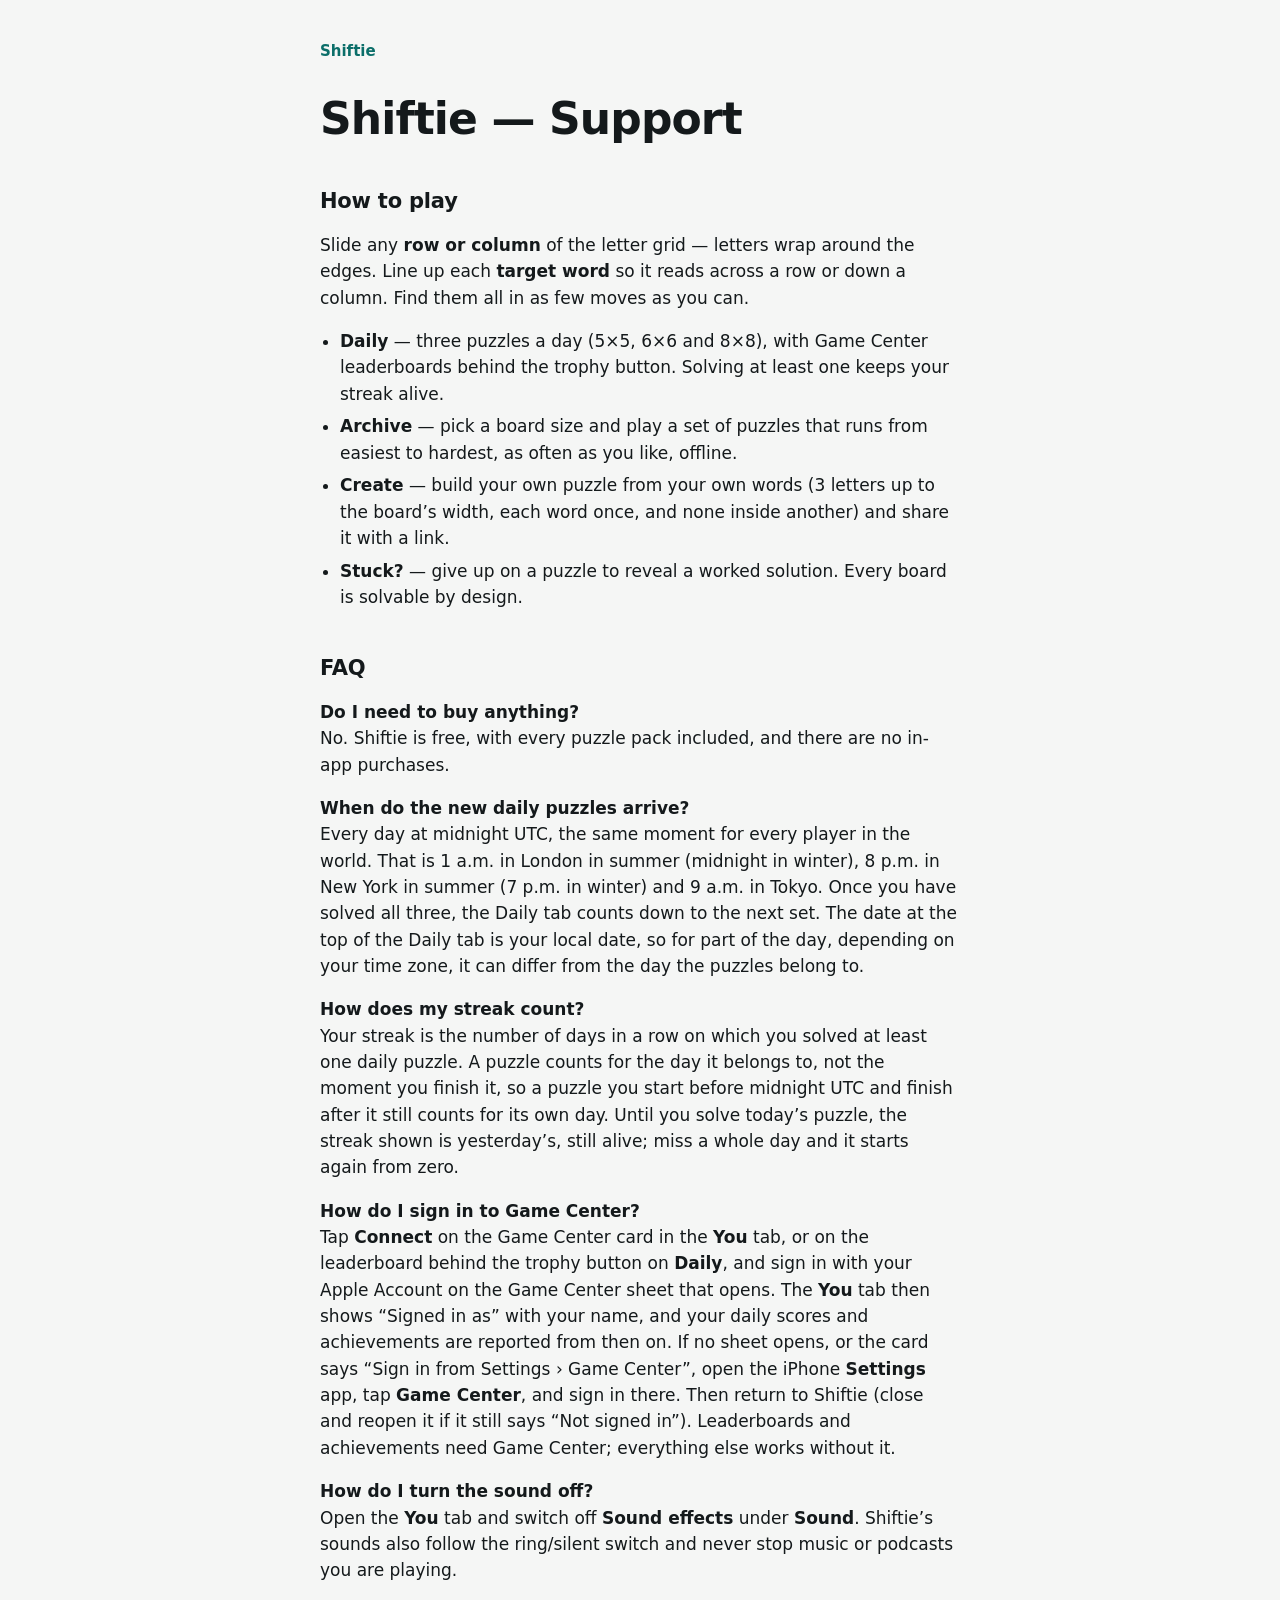
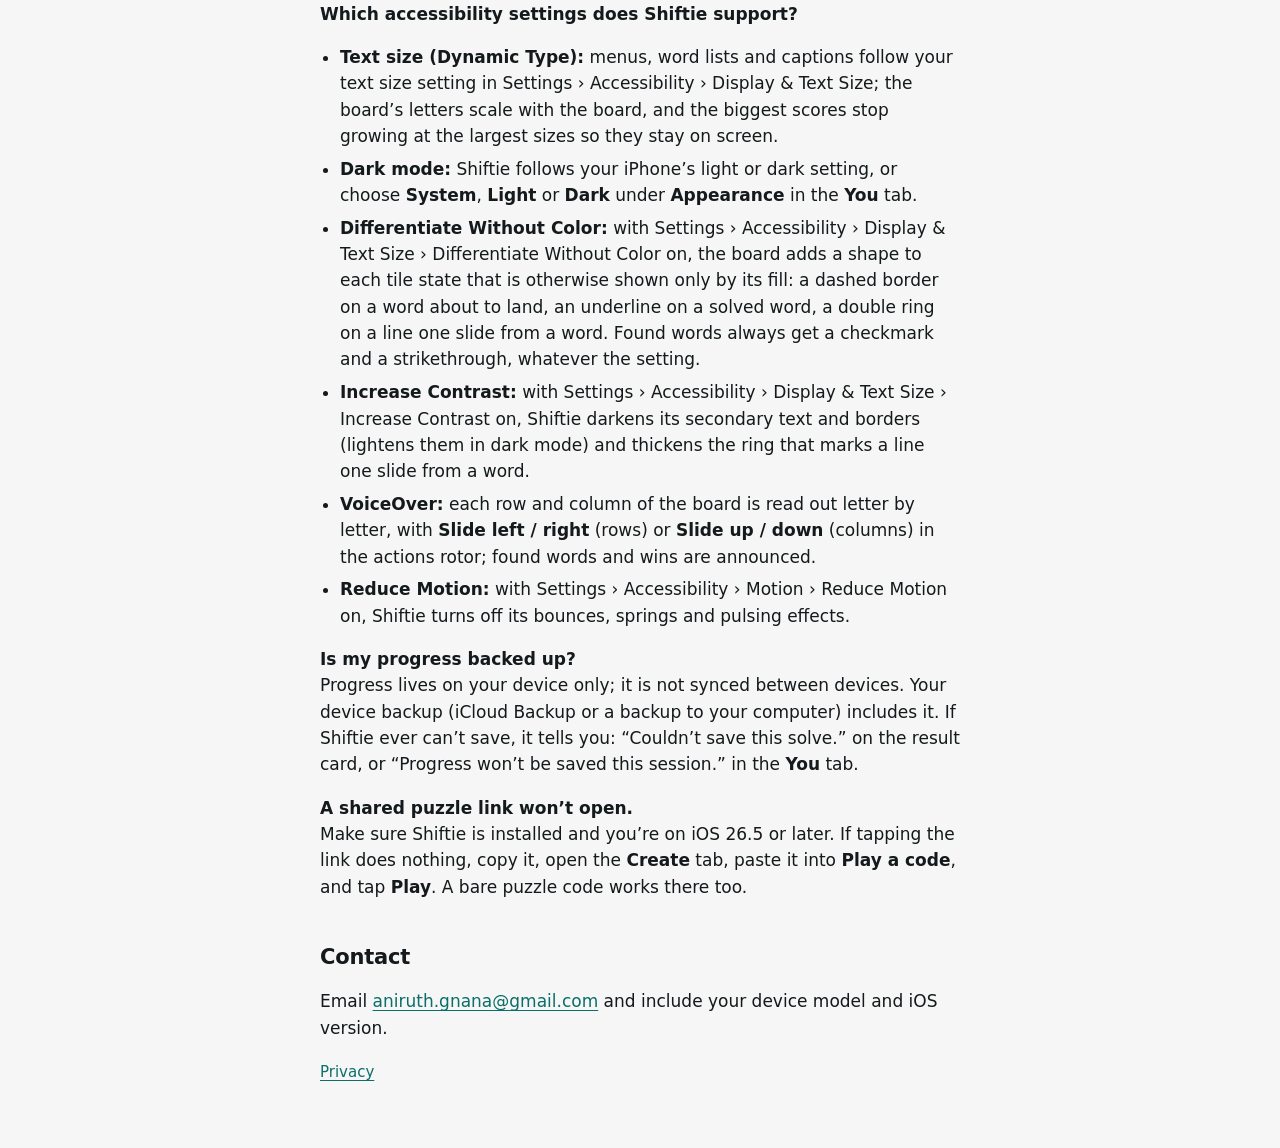
<file: shiftie/support.html>
<!doctype html>
<html lang="en">
<head>
  <meta charset="utf-8">
  <meta name="viewport" content="width=device-width, initial-scale=1">
  <title>Shiftie — Support</title>
  <meta name="description" content="How to play Shiftie, and answers to common questions.">
  <meta property="og:type" content="website">
  <meta property="og:site_name" content="Anu Gnana">
  <meta property="og:title" content="Shiftie — Support">
  <meta property="og:description" content="How to play Shiftie, and answers to common questions.">
  <meta property="og:url" content="https://anugnane.github.io/shiftie/support.html">
  <meta property="og:image" content="https://anugnane.github.io/img/share-shiftie.jpg">
  <meta property="og:image:width" content="1200">
  <meta property="og:image:height" content="630">
  <meta property="og:image:alt" content="Shiftie, beside a screenshot of a board in play">
  <meta name="twitter:card" content="summary_large_image">
  <meta name="twitter:image" content="https://anugnane.github.io/img/share-shiftie.jpg">
  <link rel="icon" href="../favicon.svg" type="image/svg+xml">
  <link rel="stylesheet" href="../styles.css">
</head>
<body>
  <main class="prose">
    <p class="crumb"><a href="./">Shiftie</a></p>
    <h1>Shiftie — Support</h1>

    <h2>How to play</h2>
    <p>Slide any <strong>row or column</strong> of the letter grid — letters wrap around the edges. Line up each <strong>target word</strong> so it reads across a row or down a column. Find them all in as few moves as you can.</p>
    <ul>
      <li><strong>Daily</strong> — three puzzles a day (5×5, 6×6 and 8×8), with Game Center leaderboards behind the trophy button. Solving at least one keeps your streak alive.</li>
      <li><strong>Archive</strong> — pick a board size and play a set of puzzles that runs from easiest to hardest, as often as you like, offline.</li>
      <li><strong>Create</strong> — build your own puzzle from your own words (3 letters up to the board’s width, each word once, and none inside another) and share it with a link.</li>
      <li><strong>Stuck?</strong> — give up on a puzzle to reveal a worked solution. Every board is solvable by design.</li>
    </ul>

    <h2>FAQ</h2>
    <p><strong>Do I need to buy anything?</strong><br>
    No. Shiftie is free, with every puzzle pack included, and there are no in-app purchases.</p>

    <p><strong>When do the new daily puzzles arrive?</strong><br>
    Every day at midnight UTC, the same moment for every player in the world. That is 1 a.m. in London in summer (midnight in winter), 8 p.m. in New York in summer (7 p.m. in winter) and 9 a.m. in Tokyo. Once you have solved all three, the Daily tab counts down to the next set. The date at the top of the Daily tab is your local date, so for part of the day, depending on your time zone, it can differ from the day the puzzles belong to.</p>

    <p><strong>How does my streak count?</strong><br>
    Your streak is the number of days in a row on which you solved at least one daily puzzle. A puzzle counts for the day it belongs to, not the moment you finish it, so a puzzle you start before midnight UTC and finish after it still counts for its own day. Until you solve today’s puzzle, the streak shown is yesterday’s, still alive; miss a whole day and it starts again from zero.</p>

    <p><strong>How do I sign in to Game Center?</strong><br>
    Tap <strong>Connect</strong> on the Game Center card in the <strong>You</strong> tab, or on the leaderboard behind the trophy button on <strong>Daily</strong>, and sign in with your Apple Account on the Game Center sheet that opens. The <strong>You</strong> tab then shows “Signed in as” with your name, and your daily scores and achievements are reported from then on. If no sheet opens, or the card says “Sign in from Settings › Game Center”, open the iPhone <strong>Settings</strong> app, tap <strong>Game Center</strong>, and sign in there. Then return to Shiftie (close and reopen it if it still says “Not signed in”). Leaderboards and achievements need Game Center; everything else works without it.</p>

    <p><strong>How do I turn the sound off?</strong><br>
    Open the <strong>You</strong> tab and switch off <strong>Sound effects</strong> under <strong>Sound</strong>. Shiftie’s sounds also follow the ring/silent switch and never stop music or podcasts you are playing.</p>

    <p><strong>Which accessibility settings does Shiftie support?</strong></p>
    <ul>
      <li><strong>Text size (Dynamic Type):</strong> menus, word lists and captions follow your text size setting in Settings › Accessibility › Display &amp; Text Size; the board’s letters scale with the board, and the biggest scores stop growing at the largest sizes so they stay on screen.</li>
      <li><strong>Dark mode:</strong> Shiftie follows your iPhone’s light or dark setting, or choose <strong>System</strong>, <strong>Light</strong> or <strong>Dark</strong> under <strong>Appearance</strong> in the <strong>You</strong> tab.</li>
      <li><strong>Differentiate Without Color:</strong> with Settings › Accessibility › Display &amp; Text Size › Differentiate Without Color on, the board adds a shape to each tile state that is otherwise shown only by its fill: a dashed border on a word about to land, an underline on a solved word, a double ring on a line one slide from a word. Found words always get a checkmark and a strikethrough, whatever the setting.</li>
      <li><strong>Increase Contrast:</strong> with Settings › Accessibility › Display &amp; Text Size › Increase Contrast on, Shiftie darkens its secondary text and borders (lightens them in dark mode) and thickens the ring that marks a line one slide from a word.</li>
      <li><strong>VoiceOver:</strong> each row and column of the board is read out letter by letter, with <strong>Slide left / right</strong> (rows) or <strong>Slide up / down</strong> (columns) in the actions rotor; found words and wins are announced.</li>
      <li><strong>Reduce Motion:</strong> with Settings › Accessibility › Motion › Reduce Motion on, Shiftie turns off its bounces, springs and pulsing effects.</li>
    </ul>

    <p><strong>Is my progress backed up?</strong><br>
    Progress lives on your device only; it is not synced between devices. Your device backup (iCloud Backup or a backup to your computer) includes it. If Shiftie ever can’t save, it tells you: “Couldn’t save this solve.” on the result card, or “Progress won’t be saved this session.” in the <strong>You</strong> tab.</p>

    <p><strong>A shared puzzle link won’t open.</strong><br>
    Make sure Shiftie is installed and you’re on iOS 26.5 or later. If tapping the link does nothing, copy it, open the <strong>Create</strong> tab, paste it into <strong>Play a code</strong>, and tap <strong>Play</strong>. A bare puzzle code works there too.</p>

    <h2>Contact</h2>
    <p>Email <a href="mailto:aniruth.gnana@gmail.com">aniruth.gnana@gmail.com</a> and include your device model and iOS version.</p>

    <p class="links"><a href="privacy.html">Privacy</a></p>
  </main>
</body>
</html>
</file>
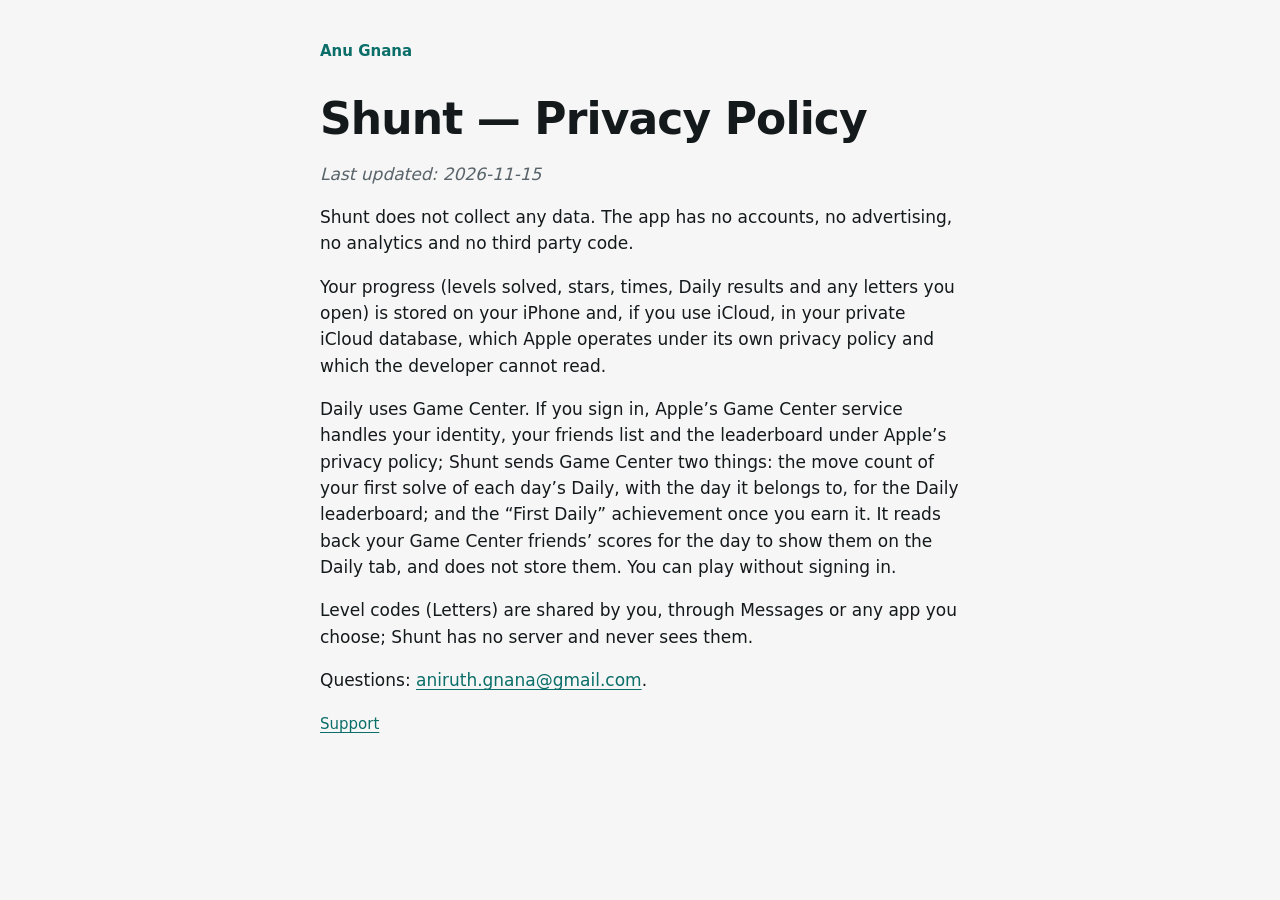
<file: shunt/privacy.html>
<!doctype html>
<html lang="en">
<head>
  <meta charset="utf-8">
  <meta name="viewport" content="width=device-width, initial-scale=1">
  <title>Shunt — Privacy Policy</title>
  <meta name="description" content="Shunt's privacy policy: no data collected, no accounts, no advertising, no analytics.">
  <meta property="og:type" content="website">
  <meta property="og:site_name" content="Anu Gnana">
  <meta property="og:title" content="Shunt — Privacy Policy">
  <meta property="og:description" content="Shunt's privacy policy: no data collected, no accounts, no advertising, no analytics.">
  <meta property="og:url" content="https://anugnane.github.io/shunt/privacy.html">
  <meta property="og:image" content="https://anugnane.github.io/img/share-shunt.jpg">
  <meta property="og:image:width" content="1200">
  <meta property="og:image:height" content="630">
  <meta property="og:image:alt" content="Shunt, beside a screenshot of a level in play">
  <meta name="twitter:card" content="summary_large_image">
  <meta name="twitter:image" content="https://anugnane.github.io/img/share-shunt.jpg">
  <link rel="icon" href="../favicon.svg" type="image/svg+xml">
  <link rel="stylesheet" href="../styles.css">
</head>
<body>
  <main class="prose">
    <p class="crumb"><a href="../">Anu Gnana</a></p>
    <h1>Shunt — Privacy Policy</h1>
    <p class="muted"><em>Last updated: 2026-11-15</em></p>

    <p>Shunt does not collect any data. The app has no accounts, no advertising, no analytics and no third party code.</p>

    <p>Your progress (levels solved, stars, times, Daily results and any letters you open) is stored on your iPhone and, if you use iCloud, in your private iCloud database, which Apple operates under its own privacy policy and which the developer cannot read.</p>

    <p>Daily uses Game Center. If you sign in, Apple’s Game Center service handles your identity, your friends list and the leaderboard under Apple’s privacy policy; Shunt sends Game Center two things: the move count of your first solve of each day’s Daily, with the day it belongs to, for the Daily leaderboard; and the “First Daily” achievement once you earn it. It reads back your Game Center friends’ scores for the day to show them on the Daily tab, and does not store them. You can play without signing in.</p>

    <p>Level codes (Letters) are shared by you, through Messages or any app you choose; Shunt has no server and never sees them.</p>

    <p>Questions: <a href="mailto:aniruth.gnana@gmail.com">aniruth.gnana@gmail.com</a>.</p>

    <p class="links"><a href="support.html">Support</a></p>
  </main>
</body>
</html>
</file>
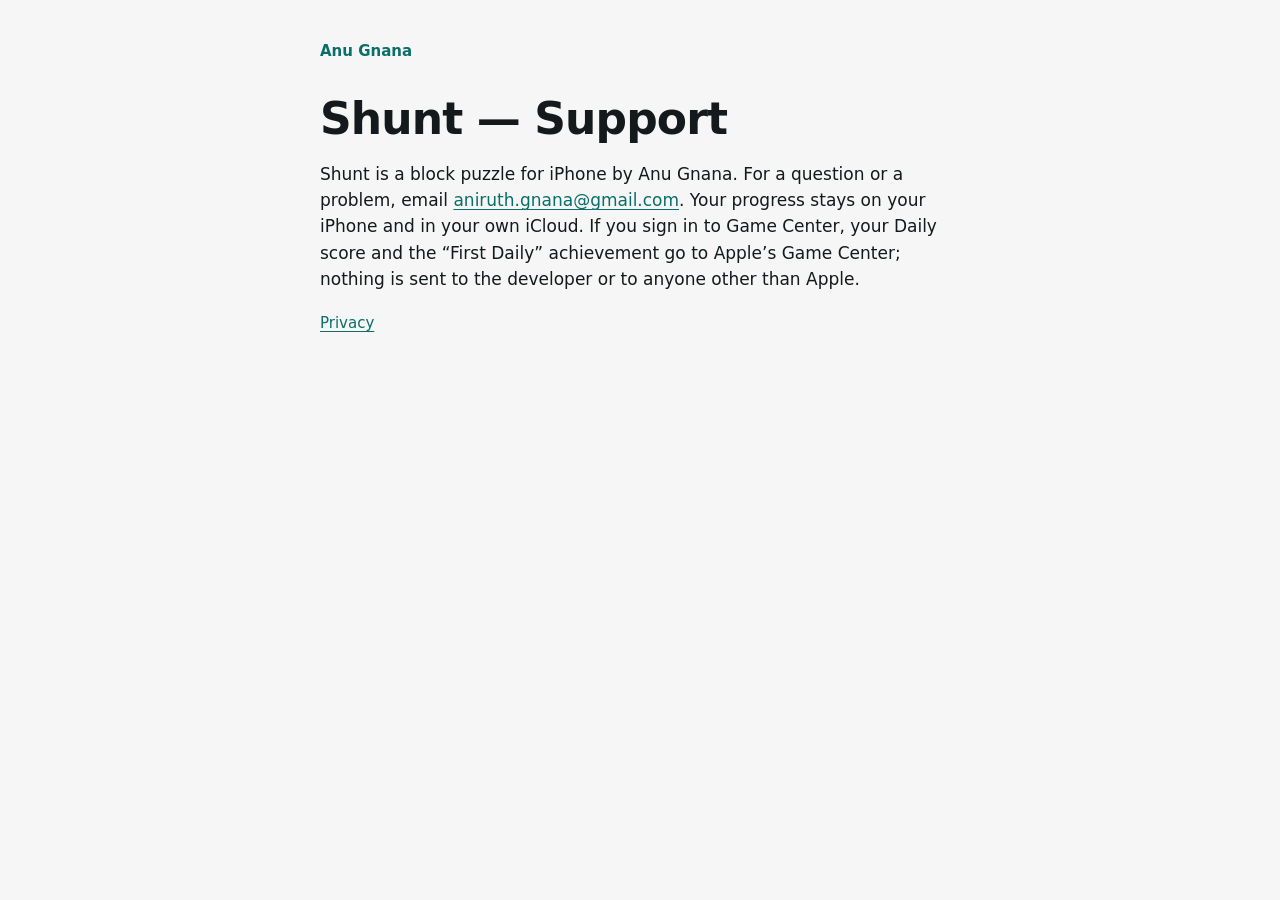
<file: shunt/support.html>
<!doctype html>
<html lang="en">
<head>
  <meta charset="utf-8">
  <meta name="viewport" content="width=device-width, initial-scale=1">
  <title>Shunt — Support</title>
  <meta name="description" content="Support for Shunt, a block puzzle for iPhone.">
  <meta property="og:type" content="website">
  <meta property="og:site_name" content="Anu Gnana">
  <meta property="og:title" content="Shunt — Support">
  <meta property="og:description" content="Support for Shunt, a block puzzle for iPhone.">
  <meta property="og:url" content="https://anugnane.github.io/shunt/support.html">
  <meta property="og:image" content="https://anugnane.github.io/img/share-shunt.jpg">
  <meta property="og:image:width" content="1200">
  <meta property="og:image:height" content="630">
  <meta property="og:image:alt" content="Shunt, beside a screenshot of a level in play">
  <meta name="twitter:card" content="summary_large_image">
  <meta name="twitter:image" content="https://anugnane.github.io/img/share-shunt.jpg">
  <link rel="icon" href="../favicon.svg" type="image/svg+xml">
  <link rel="stylesheet" href="../styles.css">
</head>
<body>
  <main class="prose">
    <p class="crumb"><a href="../">Anu Gnana</a></p>
    <h1>Shunt — Support</h1>

    <p>Shunt is a block puzzle for iPhone by Anu Gnana. For a question or a problem, email <a href="mailto:aniruth.gnana@gmail.com">aniruth.gnana@gmail.com</a>. Your progress stays on your iPhone and in your own iCloud. If you sign in to Game Center, your Daily score and the “First Daily” achievement go to Apple’s Game Center; nothing is sent to the developer or to anyone other than Apple.</p>

    <p class="links"><a href="privacy.html">Privacy</a></p>
  </main>
</body>
</html>
</file>
<file: styles.css>
/* One accent, a system font stack, light and dark through prefers-color-scheme. */
:root {
  --bg: #f5f6f5;
  --surface: #ffffff;
  --fg: #14191b;
  --muted: #59636a;
  --rule: #dce1e2;
  --panel: #e8edec;
  --accent: #0b6e69;
  --on-accent: #ffffff;
  --radius: 14px;
  color-scheme: light dark;
}

@media (prefers-color-scheme: dark) {
  :root {
    --bg: #0f1314;
    --surface: #161b1c;
    --fg: #e6eaec;
    --muted: #9aa5ab;
    --rule: #283133;
    --panel: #1b2223;
    --accent: #4fc1b9;
    --on-accent: #07211f;
  }
}

* { box-sizing: border-box; }

html { -webkit-text-size-adjust: 100%; }

body {
  margin: 0;
  background: var(--bg);
  color: var(--fg);
  font-family: system-ui, -apple-system, "Segoe UI", Roboto, "Helvetica Neue", Arial, sans-serif;
  font-size: 1.0625rem;
  line-height: 1.55;
  text-rendering: optimizeLegibility;
}

main {
  max-width: 42rem;
  margin: 0 auto;
  padding: 2.5rem 1rem 4rem;
}

h1 {
  font-size: clamp(2rem, 1.5rem + 2.5vw, 2.75rem);
  line-height: 1.1;
  letter-spacing: -0.02em;
  margin: 0 0 0.5rem;
}
h2 { font-size: 1.125rem; line-height: 1.3; margin: 2.5rem 0 0.75rem; }
h3 { line-height: 1.25; }

a { color: var(--accent); text-underline-offset: 0.18em; text-decoration-thickness: 1px; }
a:hover { text-decoration-thickness: 2px; }
a:focus-visible {
  outline: 3px solid var(--accent);
  outline-offset: 3px;
  border-radius: 4px;
}

img { max-width: 100%; height: auto; }

.handle { margin: 0; color: var(--muted); }

/* Status: a small pill beside a project's name. */
.status {
  display: inline-block;
  vertical-align: 0.2em;
  margin-left: 0.5rem;
  padding: 0.1rem 0.55rem;
  border: 1px solid var(--rule);
  border-radius: 999px;
  font-size: 0.75rem;
  font-weight: 600;
  line-height: 1.5;
  letter-spacing: 0.01em;
  color: var(--muted);
  white-space: nowrap;
}

/* The title's last word and its pill wrap together, so a pill never sits alone on a line. */
.title-end { white-space: nowrap; }

/* Links under a project: one optional button, then quiet text links. */
.links {
  display: flex;
  flex-wrap: wrap;
  align-items: center;
  gap: 0.5rem 1.25rem;
  font-size: 0.9375rem;
}

/* Live and released work: the pill takes the accent. */
.status-live { color: var(--accent); border-color: currentColor; }

.button {
  display: inline-block;
  padding: 0.5rem 1.1rem;
  border-radius: 999px;
  background: var(--accent);
  color: var(--on-accent);
  font-weight: 600;
  text-decoration: none;
  transition: filter 120ms ease;
}
.button:hover { filter: brightness(1.12); }
.button:focus-visible { border-radius: 999px; }

footer { margin-top: 3rem; color: var(--muted); font-size: 0.875rem; }

/* ---- The home page ---------------------------------------------------- */

.home { max-width: 70rem; padding-top: 3rem; }

.masthead {
  display: flex;
  flex-wrap: wrap;
  align-items: baseline;
  justify-content: space-between;
  gap: 0.25rem 2rem;
  padding-bottom: 1.5rem;
  border-bottom: 1px solid var(--rule);
}
.masthead h1 {
  font-size: clamp(2.5rem, 1.6rem + 4vw, 4.25rem);
  font-weight: 750;
  letter-spacing: -0.035em;
  line-height: 1;
  margin: 0;
}

.intro { margin: 0; }

.home h2 {
  margin: 3rem 0 1.25rem;
  font-size: 1rem;
  font-weight: 600;
  color: var(--muted);
}

.projects { list-style: none; margin: 0; padding: 0; }
.project p { margin: 0.5rem 0 0; }
.project .links { margin-top: 1.25rem; }
.project h3 { margin: 0; }

/* Each project: a large picture of the thing beside its name. */
.projects > .project + .project { margin-top: 3.5rem; }
.projects h3 { font-size: 1.625rem; letter-spacing: -0.015em; }
/* Below 360px a slightly smaller name and pill keep "Wizard Shootout" and its pill on one line. */
@media (max-width: 22.4rem) {
  .projects h3 { font-size: 1.375rem; }
  .projects .status { margin-left: 0.375rem; padding: 0.1rem 0.45rem; font-size: 0.6875rem; }
}
.projects .body p:not(.links) { max-width: 34rem; }

.media {
  overflow: hidden;
  border: 1px solid var(--rule);
  border-radius: var(--radius);
  background: var(--panel);
  aspect-ratio: 3 / 2;
}
.media img {
  display: block;
  width: 100%;
  height: 100%;
  object-fit: cover;
}
.media picture { display: contents; }

/* A phone screenshot rises from the foot of its panel. */
.media-phone { position: relative; }
.media-phone img {
  position: absolute;
  left: 50%;
  top: 9%;
  width: 46%;
  height: auto;
  transform: translateX(-50%);
  border-radius: 22px 22px 0 0;
  box-shadow: 0 0 0 1px var(--rule), 0 18px 40px rgba(20, 25, 27, 0.18);
}
.media-shiftie { background: #f1e3d7; }
.media-shunt { background: #fcf6ed; }
/* Prisma Puzzles' screenshots are dark in both schemes, so its panel is too. */
.media-prisma { background: #1d1a2b; }
/* Vouched's page is wider than the panel: keep its headline, on the left, whole. */
.media-vouched img { object-position: left center; }

/* On a phone the map itself, not its side panel, fills the picture. */
@media (max-width: 40rem) {
  .media-map { aspect-ratio: 4 / 3; }
  .media-map img { object-position: 82% 40%; }
}

.body { margin-top: 1.25rem; }

@media (min-width: 52rem) {
  .projects .project {
    display: grid;
    grid-template-columns: minmax(0, 7fr) minmax(0, 5fr);
    gap: 2.5rem;
    align-items: center;
  }
  .projects .body { margin-top: 0; }
}

/* gaffer has no picture in its repo, so its panel is set in type: a poster whose
   three lines are sized to the panel's own width (cqi) and centred top to bottom.
   The longest line is about 7.9em wide, so 10.4cqi fills 82% of the panel and
   leaves room for a wider system font. The clamps are for browsers without cqi. */
.media-type {
  display: flex;
  align-items: center;
  container-type: inline-size;
}
.media-type p {
  margin: 0;
  padding: 0 clamp(1.25rem, 0.5rem + 2.5vw, 2.25rem);
  font-size: clamp(1.625rem, 1rem + 2.5vw, 2.75rem);
  font-weight: 700;
  line-height: 1.05;
  letter-spacing: -0.02em;
  white-space: nowrap;
  color: var(--accent);
}
@supports (font-size: 1cqi) {
  .media-type p { padding: 0 9cqi; font-size: 10.4cqi; }
}

@media (prefers-color-scheme: dark) {
  .media-shiftie { background: #2a1a18; }
  .media-shunt { background: #1b1918; }
  .media-phone img { box-shadow: 0 0 0 1px var(--rule), 0 18px 40px rgba(0, 0, 0, 0.45); }
}

/* S-8: the "Also" names sit in a quieter list under the projects. */
.also {
  list-style: none;
  margin: 0;
  padding: 0;
  display: flex;
  flex-wrap: wrap;
  gap: 0.25rem 2rem;
  color: var(--muted);
}

.home footer { padding-top: 1.5rem; border-top: 1px solid var(--rule); }

/* ---- Case studies and the plain pages (Shiftie, 404) ------------------- */

/* S-2: the plain pages get a way home and room for prose. */
.crumb { margin: 0 0 2rem; font-size: 0.9375rem; }
.crumb a { text-decoration: none; font-weight: 600; }
.crumb a:hover { text-decoration: underline; }

.lede { font-size: 1.1875rem; line-height: 1.5; color: var(--fg); }
.muted { color: var(--muted); }

.prose h1 { margin-bottom: 0.75rem; }
.prose h2 {
  margin: 2.75rem 0 0.75rem;
  font-size: 1.3125rem;
  letter-spacing: -0.01em;
}
.prose > .links { margin: 1.25rem 0 0; }
.prose ul { padding-left: 1.25rem; }
.prose li + li { margin-top: 0.4rem; }
.prose footer { padding-top: 1.25rem; border-top: 1px solid var(--rule); }

/* S-4: a figure from the project's own site scales to the phone. */
figure { margin: 2rem 0; }
figure img {
  display: block;
  max-width: 100%;
  height: auto;
  border: 1px solid var(--rule);
  border-radius: var(--radius);
}
figcaption { margin-top: 0.6rem; color: var(--muted); font-size: 0.875rem; }

/* A case study's lead picture sits on the same panel as on the home page. */
.hero picture { display: block; }
.hero-phone .frame {
  display: flex;
  justify-content: center;
  padding: 2rem 1rem;
  border: 1px solid var(--rule);
  border-radius: var(--radius);
  background: var(--panel);
}
.hero-phone img {
  width: auto;
  max-height: 34rem;
  border-radius: 22px;
}
.hero-shiftie .frame { background: #f1e3d7; }
.hero-shunt .frame { background: #fcf6ed; }

@media (prefers-color-scheme: dark) {
  .hero-shunt .frame { background: #1b1918; }
  .hero-shiftie .frame { background: #2a1a18; }
}

/* The agent-workflow case study's diagram: inline SVG drawn in the site's tokens. */
.flow svg { display: block; width: 100%; max-width: 25rem; height: auto; }
.flow-box { fill: var(--surface); stroke: var(--rule); stroke-width: 1.5; }
.flow-mac { stroke: var(--accent); }
.flow-end { fill: var(--panel); }
.flow-name { fill: var(--fg); font-size: 14px; font-weight: 600; }
.flow-note { fill: var(--muted); font-size: 11.5px; }
.flow-tag { fill: var(--accent); font-size: 11.5px; font-weight: 600; }
.flow-line path { fill: none; stroke: var(--muted); stroke-width: 1.5; }
.flow-head path { fill: var(--muted); }
.flow-mac-line { fill: none; stroke: var(--accent); stroke-width: 1.5; }
.flow-mac-head { fill: var(--accent); }

@media (prefers-reduced-motion: reduce) {
  *, *::before, *::after { transition: none !important; animation: none !important; }
}
</file>
